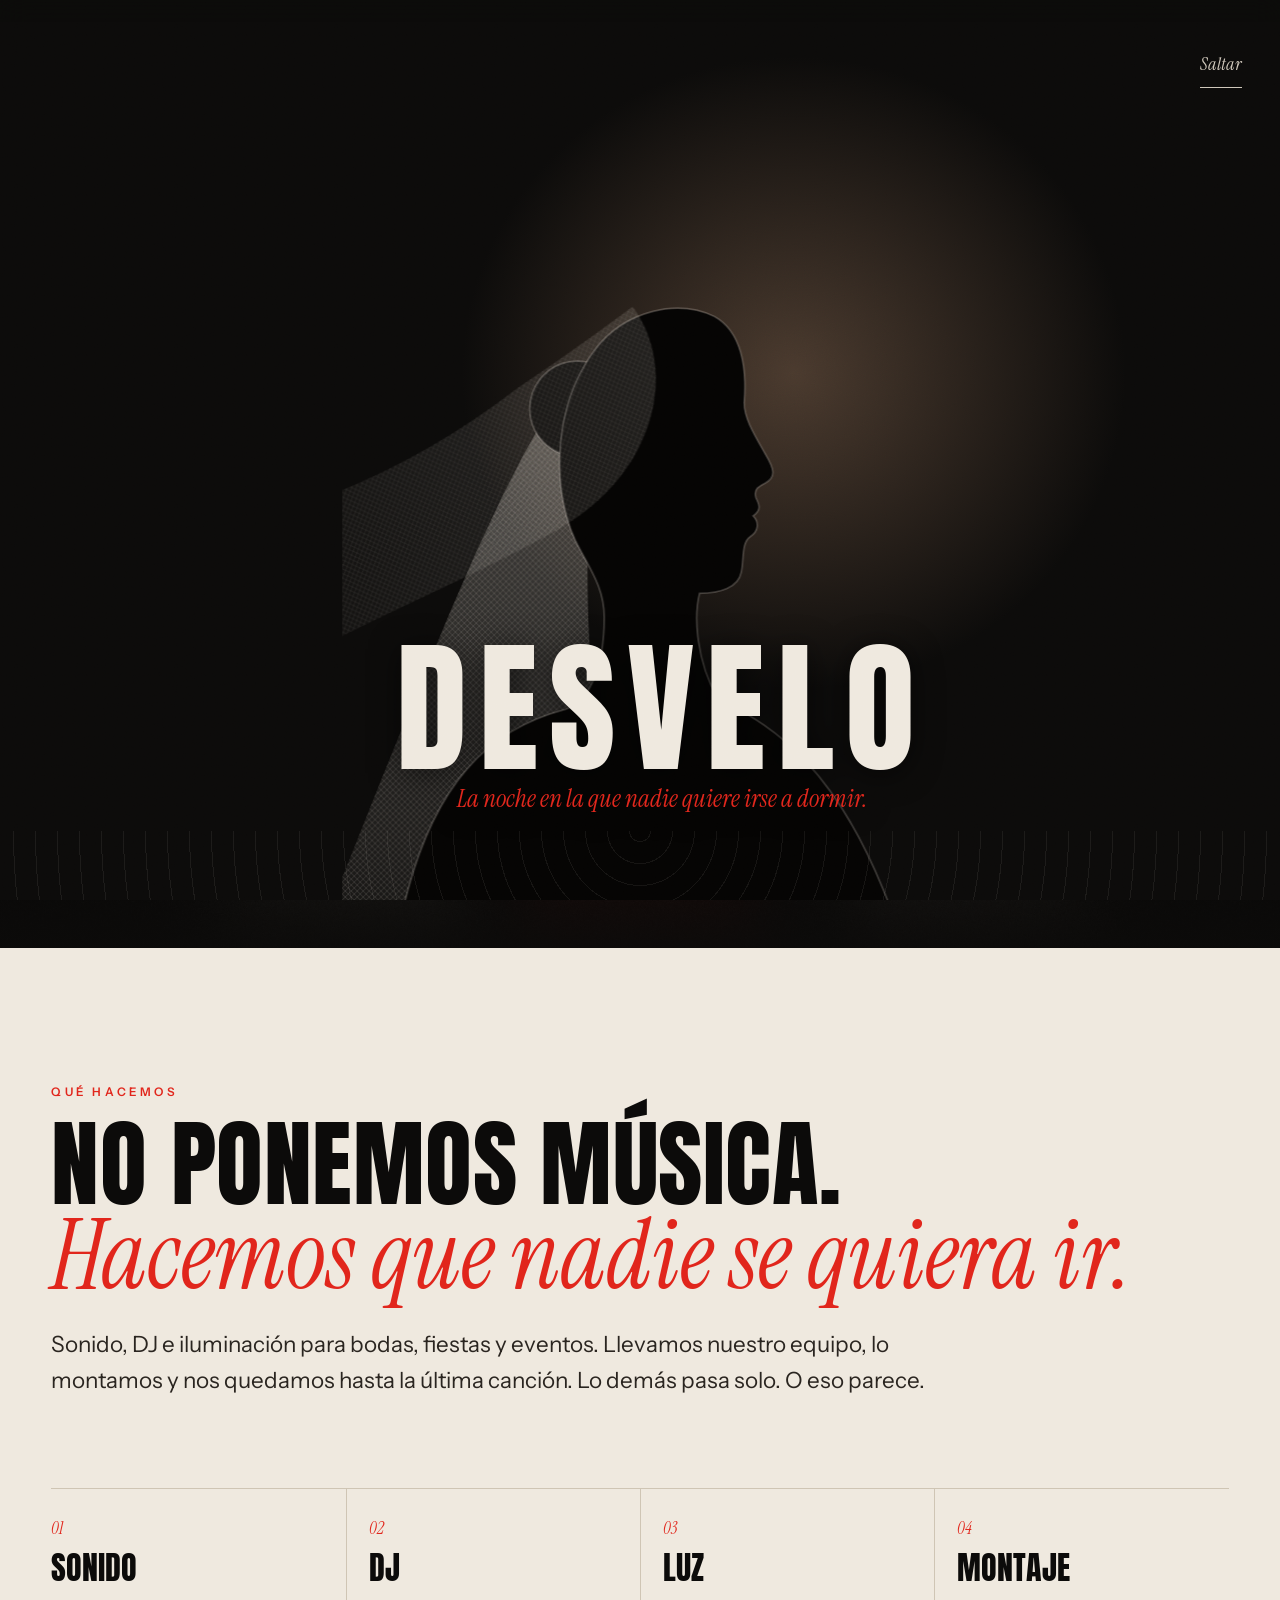
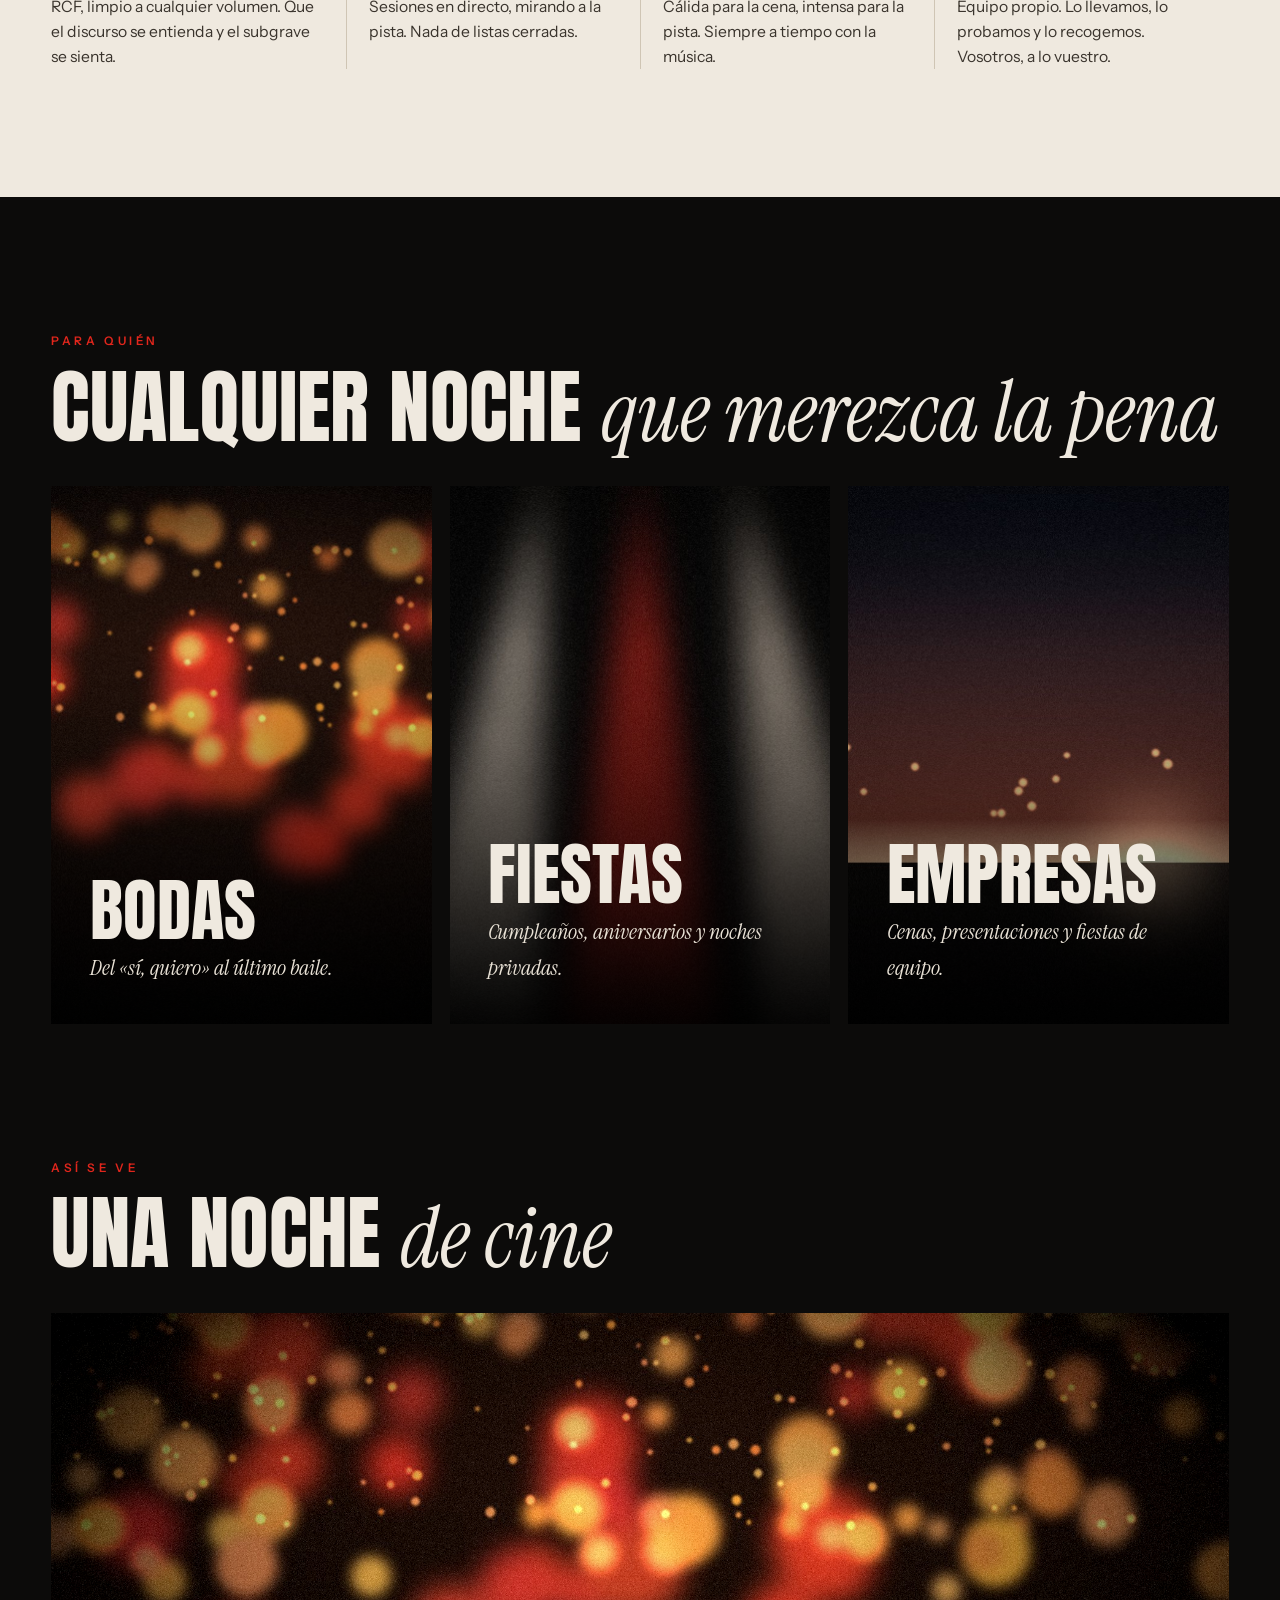
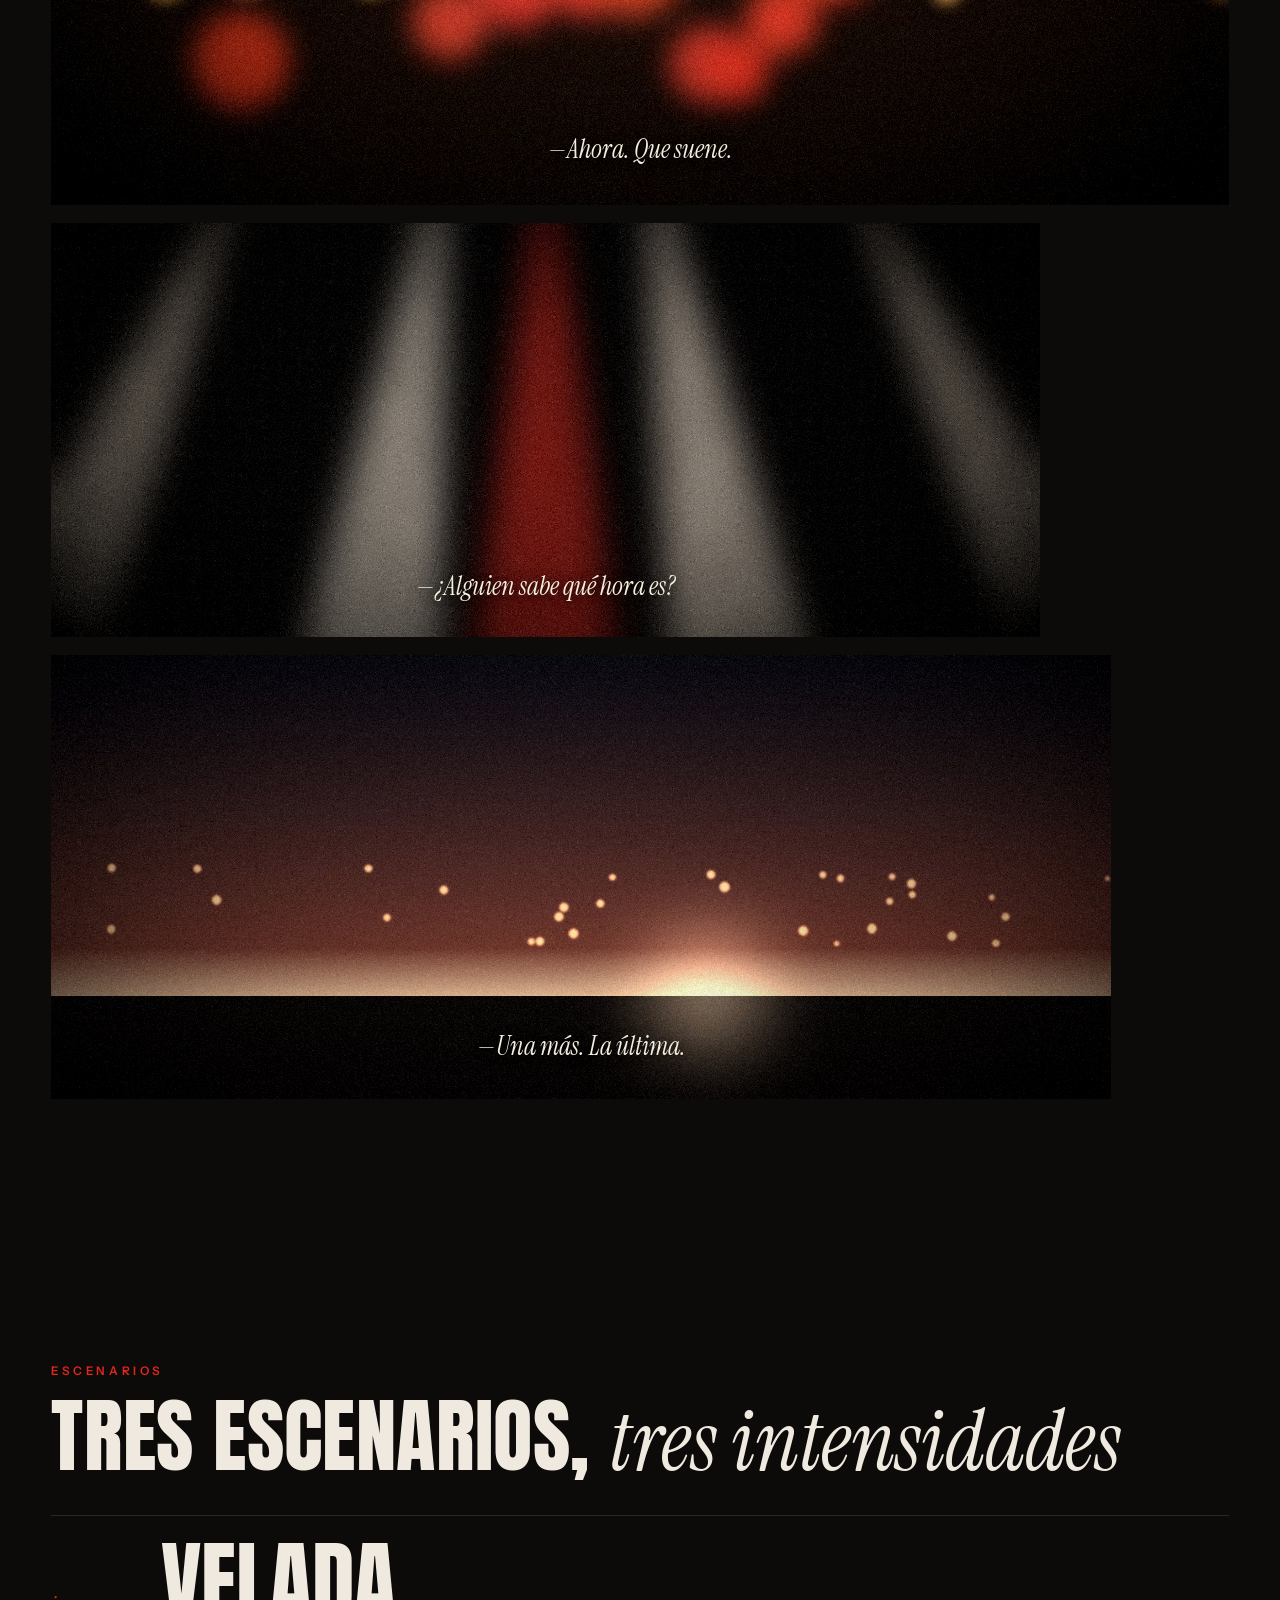
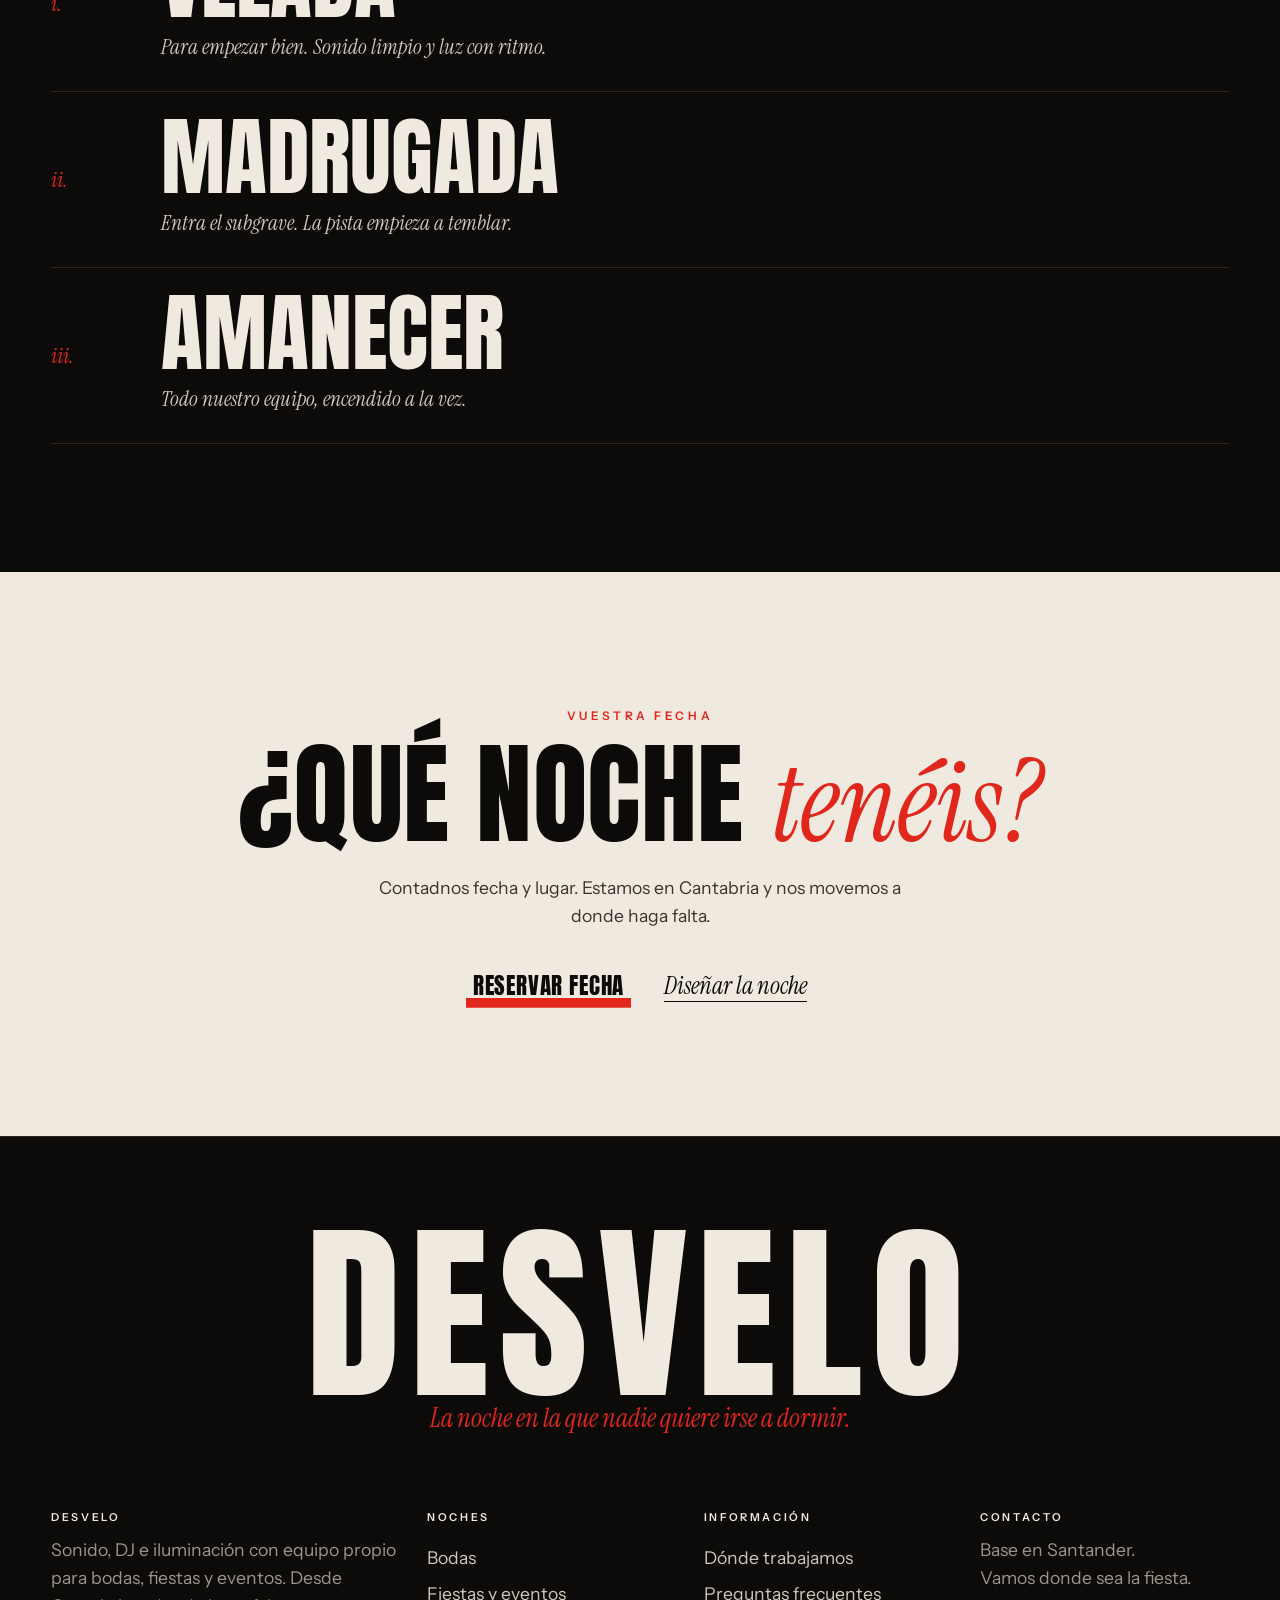
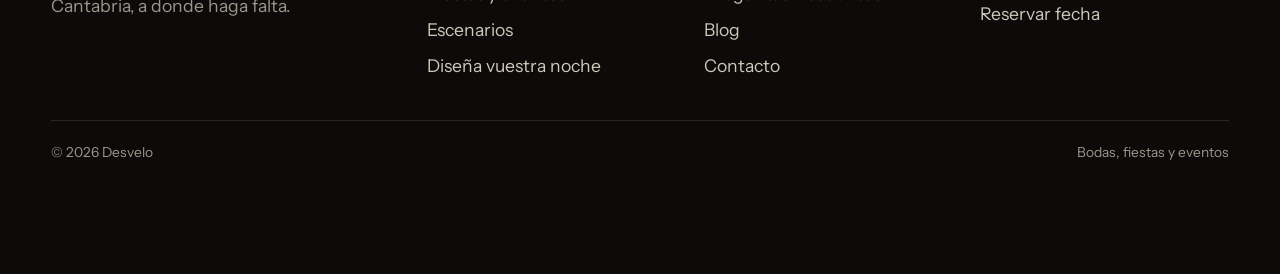
<file: index.html>
<!DOCTYPE html>
<html lang="es-ES">
<head>
<meta charset="utf-8">
<meta name="viewport" content="width=device-width, initial-scale=1">
<title>Desvelo · Sonido, DJ e iluminación para bodas, fiestas y eventos</title>
<meta name="description" content="Bodas, fiestas y eventos. Sonido, DJ e iluminación con equipo propio, montado por nosotros. Base en Cantabria y nos movemos donde haga falta.">
<meta name="robots" content="index,follow">
<link rel="canonical" href="https://desvelo.es/">
<meta name="theme-color" content="#0C0B0A">
<meta name="geo.region" content="ES-S">
<meta name="geo.placename" content="Santander, Cantabria">
<meta property="og:locale" content="es_ES">
<meta property="og:site_name" content="Desvelo">
<meta property="og:title" content="Desvelo · Sonido, DJ e iluminación para bodas, fiestas y eventos">
<meta property="og:description" content="Bodas, fiestas y eventos. Sonido, DJ e iluminación con equipo propio, montado por nosotros. Base en Cantabria y nos movemos donde haga falta.">
<meta property="og:type" content="website">
<meta property="og:url" content="https://desvelo.es/">
<meta property="og:image" content="https://desvelo.es/img/og.jpg">
<meta property="og:image:width" content="1200">
<meta property="og:image:height" content="630">
<meta name="twitter:card" content="summary_large_image">
<link rel="icon" href="data:image/svg+xml,%3Csvg xmlns='http://www.w3.org/2000/svg' viewBox='0 0 100 100'%3E%3Crect width='100' height='100' fill='%230C0B0A'/%3E%3Cpath d='M28 18h22c19 0 30 13 30 32S69 82 50 82H28zM42 30v40h7c11 0 17-8 17-20s-6-20-17-20z' fill='%23E1261C' fill-rule='evenodd'/%3E%3C/svg%3E">
<link rel="preconnect" href="https://fonts.googleapis.com">
<link rel="preconnect" href="https://fonts.gstatic.com" crossorigin>
<link href="https://fonts.googleapis.com/css2?family=Anton&family=Instrument+Sans:wght@400;500;600;700&family=Instrument+Serif:ital@0;1&display=swap" rel="stylesheet">
<link rel="stylesheet" href="/css/site.css">
<script type="application/ld+json">{"@context": "https://schema.org", "@type": "LocalBusiness", "@id": "https://desvelo.es/#negocio", "name": "Desvelo", "slogan": "La noche en la que nadie quiere irse a dormir.", "description": "Sonido, DJ e iluminación con equipo propio para bodas, fiestas y eventos en Cantabria.", "url": "https://desvelo.es/", "logo": "https://desvelo.es/img/logo.png", "image": "https://desvelo.es/img/og.jpg", "address": {"@type": "PostalAddress", "addressLocality": "Santander", "addressRegion": "Cantabria", "addressCountry": "ES"}, "areaServed": {"@type": "AdministrativeArea", "name": "Cantabria"}, "knowsAbout": ["DJ para bodas", "Sonido para eventos", "Iluminación para eventos", "Escenarios para fiestas"]}</script>
</head>
<body data-page="inicio" data-base="/" data-idx="">
<a class="skip" href="#main">Saltar al contenido</a>

<header class="site">
  <div class="wrap nav">
    <a class="logo" href="/" aria-label="Desvelo, inicio">DESVELO</a>
    <nav class="tabs" aria-label="Páginas">
      <a href="/" data-nav="inicio" class="hide-xs">Inicio</a>
      <a href="/bodas/" data-nav="bodas">Bodas</a>
      <a href="/escenarios/" data-nav="catalogo">Escenarios</a>
      <a href="/tu-noche/" data-nav="monta">Tu noche</a>
      <a href="/contacto/" data-nav="contacto">Contacto</a>
    </nav>
  </div>
</header>

<main id="main">
<div class="intro" id="intro" aria-hidden="true">
  <svg class="bride" viewBox="0 0 400 520" role="presentation">
    <defs>
      <pattern id="tul" width="4" height="4" patternUnits="userSpaceOnUse"><path d="M0 0L4 4M4 0L0 4" stroke="#EFE9DF" stroke-opacity=".4" stroke-width=".35"/></pattern>
      <linearGradient id="fadeveil" x1="0" y1="0" x2="0" y2="1"><stop offset="0" stop-color="#EFE9DF" stop-opacity=".26"/><stop offset="1" stop-color="#EFE9DF" stop-opacity=".05"/></linearGradient>
    </defs>
    <g class="backveil">
      <path d="M156 168C112 220 58 360 -10 530H196C166 430 160 310 168 232Z" fill="url(#fadeveil)"/>
      <path d="M156 168C112 220 58 360 -10 530H196C166 430 160 310 168 232Z" fill="url(#tul)" opacity=".7"/>
    </g>
    <g class="body" fill="#050403" stroke="#EFE9DF" stroke-opacity=".22" stroke-width="1.2">
      <circle cx="158" cy="190" r="32"/>
      <path d="M40 530C60 440 100 405 150 392C168 386 176 360 176 330C176 312 168 300 160 285C140 250 140 190 170 150C190 124 225 116 250 128C268 138 272 162 270 186C270 196 276 206 284 220C290 230 292 236 284 240C280 242 276 244 278 250C280 254 282 258 276 262C280 266 280 272 274 276C268 280 270 292 268 300C266 310 254 314 240 314C236 330 238 360 252 384C280 400 330 420 370 530Z"/>
    </g>
    <circle cx="282" cy="232" r="1.2" fill="#EFE9DF" opacity=".0"/>
    <g class="blusher">
      <path d="M192 122C242 108 302 150 312 230C320 300 320 360 326 420C292 432 252 422 232 402C236 340 230 280 214 220C206 180 199 150 192 122Z" fill="url(#fadeveil)"/>
      <path d="M192 122C242 108 302 150 312 230C320 300 320 360 326 420C292 432 252 422 232 402C236 340 230 280 214 220C206 180 199 150 192 122Z" fill="url(#tul)"/>
      <path d="M326 420C292 432 252 422 232 402" fill="none" stroke="#EFE9DF" stroke-opacity=".6" stroke-dasharray="1 3"/>
    </g>
  </svg>
  <p class="intro-word">DESVELO<span>La noche en la que nadie quiere irse a dormir.</span></p>
  <button type="button" class="intro-skip" id="intro-skip">Saltar</button>
</div>

<section class="hero" id="hero" aria-labelledby="h-hero">
  <img class="hero-img" src="/img/escena-humo.jpg" alt="" width="1920" height="1080" fetchpriority="high">
  <div class="wrap hero-txt">
    <span class="kicker">Sonido · DJ · Luz</span>
    <h1 id="h-hero">La noche en la que <span class="it">nadie</span> quiere irse a dormir.</h1>
    <p class="lead">Bodas, fiestas y eventos. Sonido, DJ e iluminación con equipo propio, montado por nosotros.</p>
    <div class="ctas"><a class="btn btn-red" href="/contacto/">Reservar fecha</a><a class="btn btn-line" href="/tu-noche/">Diseña tu noche</a></div>
    <div class="hero-meta"><span>Equipo propio</span><span>Montaje incluido</span><span>Base en Cantabria, vamos donde sea</span></div>
  </div>
</section>

<section class="ivory manif" aria-labelledby="h-manif">
  <div class="wrap">
    <span class="kicker">Qué hacemos</span>
    <h2 id="h-manif" style="margin-top:18px">No ponemos música.<br><span class="it">Hacemos que nadie se quiera ir.</span></h2>
    <p class="lead" style="margin-top:28px">Sonido, DJ e iluminación para bodas, fiestas y eventos. Llevamos nuestro equipo, lo montamos y nos quedamos hasta la última canción. Lo demás pasa solo. O eso parece.</p>
    <div class="pillars">
      <div><small>01</small><b>Sonido</b><p>RCF, limpio a cualquier volumen. Que el discurso se entienda y el subgrave se sienta.</p></div>
      <div><small>02</small><b>DJ</b><p>Sesiones en directo, mirando a la pista. Nada de listas cerradas.</p></div>
      <div><small>03</small><b>Luz</b><p>Cálida para la cena, intensa para la pista. Siempre a tiempo con la música.</p></div>
      <div><small>04</small><b>Montaje</b><p>Equipo propio. Lo llevamos, lo probamos y lo recogemos. Vosotros, a lo vuestro.</p></div>
    </div>
  </div>
</section>

<section aria-labelledby="h-for">
  <div class="wrap">
    <span class="kicker">Para quién</span>
    <h2 class="big" id="h-for">Cualquier noche <span class="it">que merezca la pena</span></h2>
    <div class="split three">
      <a class="tile" href="/bodas/"><img src="/img/escena-luces.jpg" alt="" width="1920" height="1080" loading="lazy"><b>Bodas</b><span>Del «sí, quiero» al último baile.</span></a>
      <a class="tile" href="/fiestas-y-eventos/"><img src="/img/escena-humo.jpg" alt="" width="1920" height="1080" loading="lazy"><b>Fiestas</b><span>Cumpleaños, aniversarios y noches privadas.</span></a>
      <a class="tile" href="/fiestas-y-eventos/"><img src="/img/escena-amanecer.jpg" alt="" width="1920" height="1080" loading="lazy"><b>Empresas</b><span>Cenas, presentaciones y fiestas de equipo.</span></a>
    </div>
  </div>
</section>

<section aria-labelledby="h-reel" style="padding-top:0">
  <div class="wrap">
    <span class="kicker">Así se ve</span>
    <h2 class="big" id="h-reel">Una noche <span class="it">de cine</span></h2>
    <div class="reel">
      <figure class="film" style="margin:0"><span class="tc">20:04:12</span><img src="/img/escena-luces.jpg" alt="Luces cálidas desenfocadas sobre la pista" width="1920" height="1080" loading="lazy"><figcaption>—Ahora. Que suene.</figcaption></figure>
      <figure class="film" style="margin:0"><span class="tc">23:41:08</span><img src="/img/escena-humo.jpg" alt="Haces de luz blanca y roja atravesando el humo" width="1920" height="1080" loading="lazy"><figcaption>—¿Alguien sabe qué hora es?</figcaption></figure>
      <figure class="film" style="margin:0"><span class="tc">01:52:30</span><img src="/img/escena-amanecer.jpg" alt="Últimas luces al final de la fiesta" width="1920" height="1080" loading="lazy"><figcaption>—Una más. La última.</figcaption></figure>
    </div>
  </div>
</section>

<section aria-labelledby="h-acts">
  <div class="wrap">
    <span class="kicker">Escenarios</span>
    <h2 class="big" id="h-acts">Tres escenarios, <span class="it">tres intensidades</span></h2>
    <div class="acts">
      <a class="act" href="/escenarios/" style="--bg:url(/img/escena-luces.jpg)"><span class="n">i.</span><span><b>Velada</b><span class="d">Para empezar bien. Sonido limpio y luz con ritmo.</span></span></a>
      <a class="act" href="/escenarios/" style="--bg:url(/img/escena-humo.jpg)"><span class="n">ii.</span><span><b>Madrugada</b><span class="d">Entra el subgrave. La pista empieza a temblar.</span></span></a>
      <a class="act" href="/escenarios/" style="--bg:url(/img/escena-amanecer.jpg)"><span class="n">iii.</span><span><b>Amanecer</b><span class="d">Todo nuestro equipo, encendido a la vez.</span></span></a>
    </div>
  </div>
</section>

<section class="ivory cta-final" aria-labelledby="h-cta">
  <div class="wrap">
    <span class="kicker">Vuestra fecha</span>
    <h2 id="h-cta" style="margin-top:18px">¿Qué noche <span class="it">tenéis?</span></h2>
    <p>Contadnos fecha y lugar. Estamos en Cantabria y nos movemos a donde haga falta.</p>
    <div class="ctas"><a class="btn btn-red" href="/contacto/">Reservar fecha</a><a class="btn btn-line" href="/tu-noche/">Diseñar la noche</a></div>
  </div>
</section>

</main>

<footer class="site">
  <div class="wrap">
    <p class="foot-word" aria-hidden="true">DESVELO<span>La noche en la que nadie quiere irse a dormir.</span></p>
  </div>
  <div class="wrap foot2">
    <div><h2>Desvelo</h2><p>Sonido, DJ e iluminación con equipo propio para bodas, fiestas y eventos. Desde Cantabria, a donde haga falta.</p></div>
    <nav aria-label="Servicios"><h2>Noches</h2><a href="/bodas/">Bodas</a><a href="/fiestas-y-eventos/">Fiestas y eventos</a><a href="/escenarios/">Escenarios</a><a href="/tu-noche/">Diseña vuestra noche</a></nav>
    <nav aria-label="Información"><h2>Información</h2><a href="/dj-eventos-cantabria/">Dónde trabajamos</a><a href="/preguntas-frecuentes/">Preguntas frecuentes</a><a href="/blog/">Blog</a><a href="/contacto/">Contacto</a></nav>
    <div><h2>Contacto</h2><p>Base en Santander.<br>Vamos donde sea la fiesta.</p><p style="margin-top:8px"><a href="/contacto/">Reservar fecha</a></p></div>
  </div>
  <div class="wrap legal"><span>© <span class="year">2026</span> Desvelo</span><span>Bodas, fiestas y eventos</span></div>
</footer>

<div class="fab"><a class="seal" href="/contacto/" aria-label="Reservar fecha"><svg viewBox="0 0 104 104" aria-hidden="true"><defs><path id="sealc" d="M52 52m-38 0a38 38 0 1 1 76 0a38 38 0 1 1-76 0"/></defs><text textLength="236" lengthAdjust="spacing"><textPath href="#sealc" textLength="236">Reservar fecha · Reservar fecha ·</textPath></text></svg><b aria-hidden="true">D</b></a></div>
<script src="/js/site.js"></script>
</body>
</html>
</file>
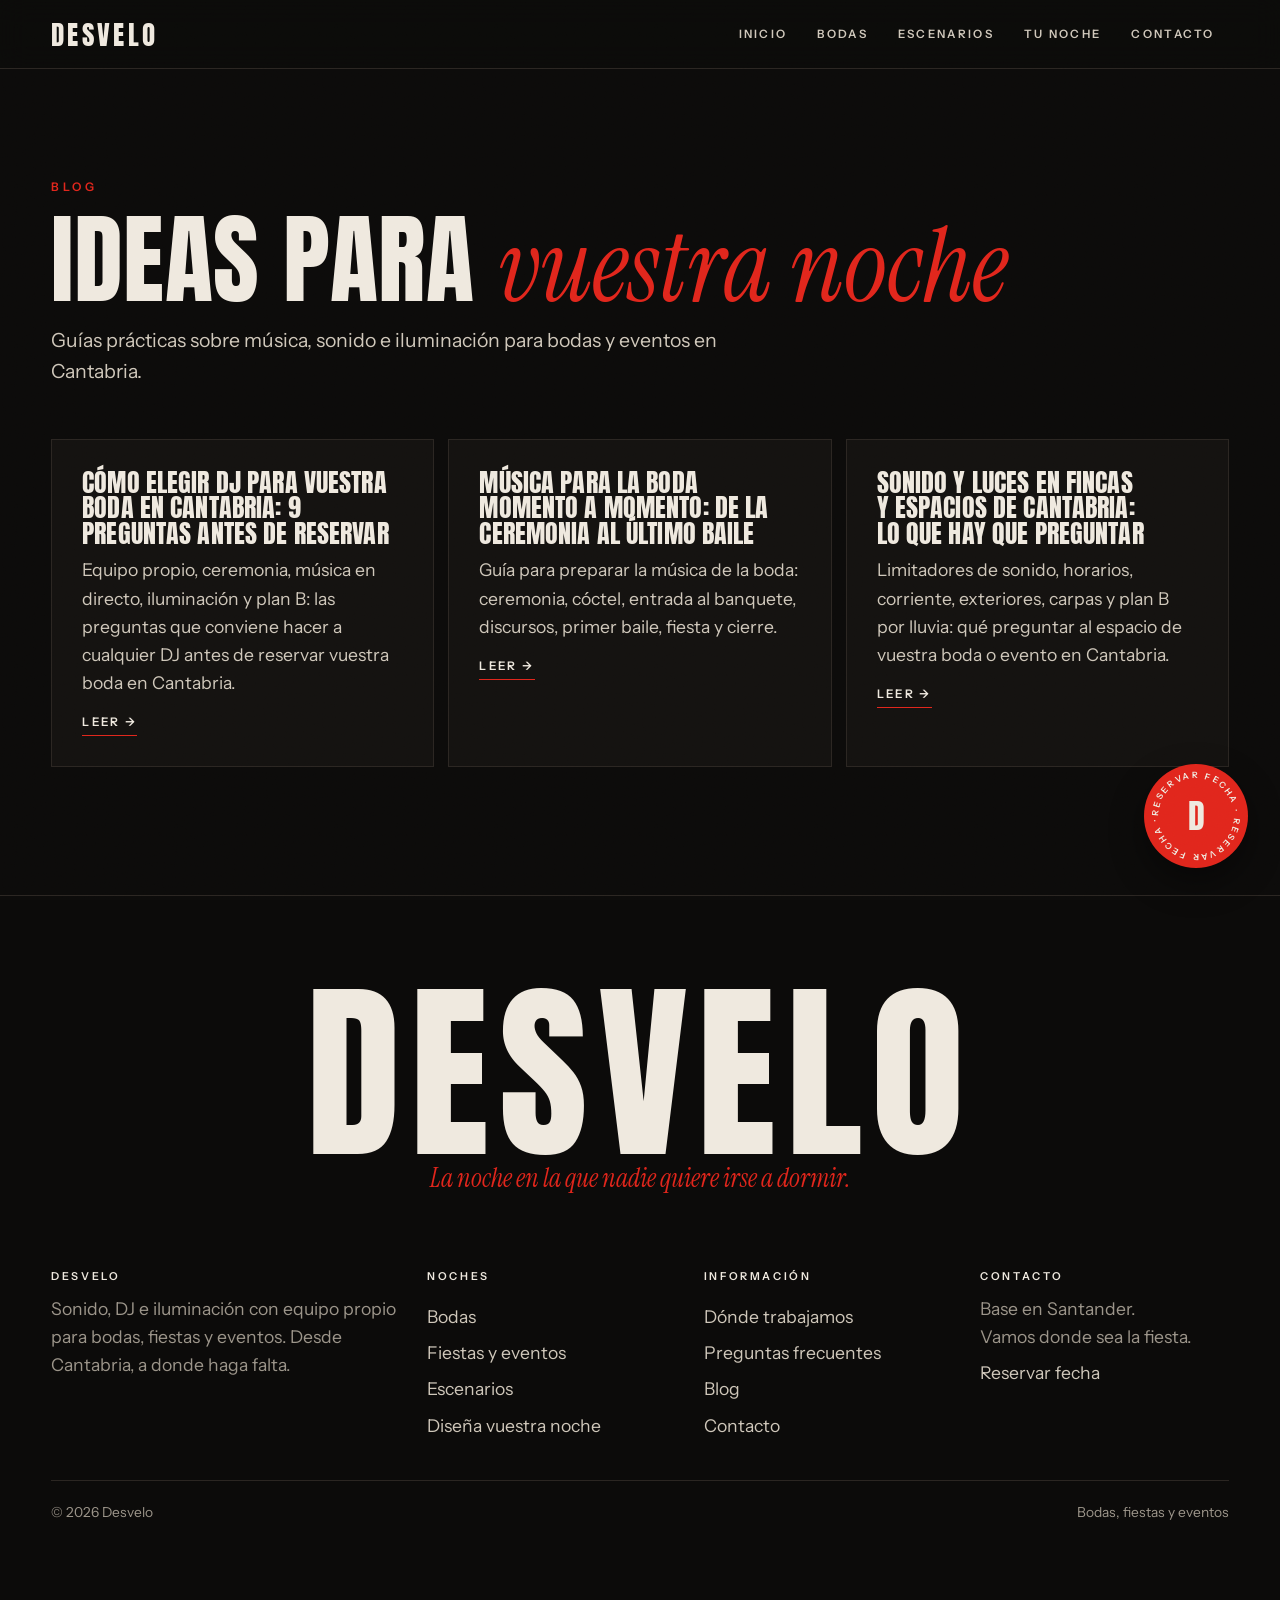
<file: blog/index.html>
<!DOCTYPE html>
<html lang="es-ES">
<head>
<meta charset="utf-8">
<meta name="viewport" content="width=device-width, initial-scale=1">
<title>Blog: guías de música y sonido para bodas y fiestas | Desvelo</title>
<meta name="description" content="Guías prácticas para preparar la música, el sonido y la iluminación de vuestra boda o fiesta en Cantabria.">
<meta name="robots" content="index,follow">
<link rel="canonical" href="https://desvelo.es/blog/">
<meta name="theme-color" content="#0C0B0A">
<meta name="geo.region" content="ES-S">
<meta name="geo.placename" content="Santander, Cantabria">
<meta property="og:locale" content="es_ES">
<meta property="og:site_name" content="Desvelo">
<meta property="og:title" content="Blog: guías de música y sonido para bodas y fiestas | Desvelo">
<meta property="og:description" content="Guías prácticas para preparar la música, el sonido y la iluminación de vuestra boda o fiesta en Cantabria.">
<meta property="og:type" content="website">
<meta property="og:url" content="https://desvelo.es/blog/">
<meta property="og:image" content="https://desvelo.es/img/og.jpg">
<meta property="og:image:width" content="1200">
<meta property="og:image:height" content="630">
<meta name="twitter:card" content="summary_large_image">
<link rel="icon" href="data:image/svg+xml,%3Csvg xmlns='http://www.w3.org/2000/svg' viewBox='0 0 100 100'%3E%3Crect width='100' height='100' fill='%230C0B0A'/%3E%3Cpath d='M28 18h22c19 0 30 13 30 32S69 82 50 82H28zM42 30v40h7c11 0 17-8 17-20s-6-20-17-20z' fill='%23E1261C' fill-rule='evenodd'/%3E%3C/svg%3E">
<link rel="preconnect" href="https://fonts.googleapis.com">
<link rel="preconnect" href="https://fonts.gstatic.com" crossorigin>
<link href="https://fonts.googleapis.com/css2?family=Anton&family=Instrument+Sans:wght@400;500;600;700&family=Instrument+Serif:ital@0;1&display=swap" rel="stylesheet">
<link rel="stylesheet" href="/css/site.css">
<script type="application/ld+json">{"@context": "https://schema.org", "@type": "LocalBusiness", "@id": "https://desvelo.es/#negocio", "name": "Desvelo", "slogan": "La noche en la que nadie quiere irse a dormir.", "description": "Sonido, DJ e iluminación con equipo propio para bodas, fiestas y eventos en Cantabria.", "url": "https://desvelo.es/", "logo": "https://desvelo.es/img/logo.png", "image": "https://desvelo.es/img/og.jpg", "address": {"@type": "PostalAddress", "addressLocality": "Santander", "addressRegion": "Cantabria", "addressCountry": "ES"}, "areaServed": {"@type": "AdministrativeArea", "name": "Cantabria"}, "knowsAbout": ["DJ para bodas", "Sonido para eventos", "Iluminación para eventos", "Escenarios para fiestas"]}</script>
<script type="application/ld+json">{"@context": "https://schema.org", "@type": "BreadcrumbList", "itemListElement": [{"@type": "ListItem", "position": 1, "name": "Inicio", "item": "https://desvelo.es/"}, {"@type": "ListItem", "position": 2, "name": "Blog", "item": "https://desvelo.es/blog/"}]}</script>
</head>
<body data-page="blog" data-base="/" data-idx="">
<a class="skip" href="#main">Saltar al contenido</a>

<header class="site">
  <div class="wrap nav">
    <a class="logo" href="/" aria-label="Desvelo, inicio">DESVELO</a>
    <nav class="tabs" aria-label="Páginas">
      <a href="/" data-nav="inicio" class="hide-xs">Inicio</a>
      <a href="/bodas/" data-nav="bodas">Bodas</a>
      <a href="/escenarios/" data-nav="catalogo">Escenarios</a>
      <a href="/tu-noche/" data-nav="monta">Tu noche</a>
      <a href="/contacto/" data-nav="contacto">Contacto</a>
    </nav>
  </div>
</header>

<main id="main">
<section class="page-head">
  <div class="wrap">
    <span class="kicker">Blog</span>
    <h1>Ideas para <span class="it">vuestra noche</span></h1>
    <p class="lead">Guías prácticas sobre música, sonido e iluminación para bodas y eventos en Cantabria.</p>
  </div>
</section>
<section style="padding-top:0"><div class="wrap posts">
<article class="card post"><h2><a href="/blog/como-elegir-dj-boda-cantabria/">Cómo elegir DJ para vuestra boda en Cantabria: 9 preguntas antes de reservar</a></h2><p>Equipo propio, ceremonia, música en directo, iluminación y plan B: las preguntas que conviene hacer a cualquier DJ antes de reservar vuestra boda en Cantabria.</p><a class="more" href="/blog/como-elegir-dj-boda-cantabria/">Leer →</a></article>
<article class="card post"><h2><a href="/blog/musica-boda-momento-a-momento/">Música para la boda momento a momento: de la ceremonia al último baile</a></h2><p>Guía para preparar la música de la boda: ceremonia, cóctel, entrada al banquete, discursos, primer baile, fiesta y cierre.</p><a class="more" href="/blog/musica-boda-momento-a-momento/">Leer →</a></article>
<article class="card post"><h2><a href="/blog/sonido-luces-fincas-cantabria/">Sonido y luces en fincas y espacios de Cantabria: lo que hay que preguntar</a></h2><p>Limitadores de sonido, horarios, corriente, exteriores, carpas y plan B por lluvia: qué preguntar al espacio de vuestra boda o evento en Cantabria.</p><a class="more" href="/blog/sonido-luces-fincas-cantabria/">Leer →</a></article>
</div></section>
</main>

<footer class="site">
  <div class="wrap">
    <p class="foot-word" aria-hidden="true">DESVELO<span>La noche en la que nadie quiere irse a dormir.</span></p>
  </div>
  <div class="wrap foot2">
    <div><h2>Desvelo</h2><p>Sonido, DJ e iluminación con equipo propio para bodas, fiestas y eventos. Desde Cantabria, a donde haga falta.</p></div>
    <nav aria-label="Servicios"><h2>Noches</h2><a href="/bodas/">Bodas</a><a href="/fiestas-y-eventos/">Fiestas y eventos</a><a href="/escenarios/">Escenarios</a><a href="/tu-noche/">Diseña vuestra noche</a></nav>
    <nav aria-label="Información"><h2>Información</h2><a href="/dj-eventos-cantabria/">Dónde trabajamos</a><a href="/preguntas-frecuentes/">Preguntas frecuentes</a><a href="/blog/">Blog</a><a href="/contacto/">Contacto</a></nav>
    <div><h2>Contacto</h2><p>Base en Santander.<br>Vamos donde sea la fiesta.</p><p style="margin-top:8px"><a href="/contacto/">Reservar fecha</a></p></div>
  </div>
  <div class="wrap legal"><span>© <span class="year">2026</span> Desvelo</span><span>Bodas, fiestas y eventos</span></div>
</footer>

<div class="fab"><a class="seal" href="/contacto/" aria-label="Reservar fecha"><svg viewBox="0 0 104 104" aria-hidden="true"><defs><path id="sealc" d="M52 52m-38 0a38 38 0 1 1 76 0a38 38 0 1 1-76 0"/></defs><text textLength="236" lengthAdjust="spacing"><textPath href="#sealc" textLength="236">Reservar fecha · Reservar fecha ·</textPath></text></svg><b aria-hidden="true">D</b></a></div>
<script src="/js/site.js"></script>
</body>
</html>
</file>
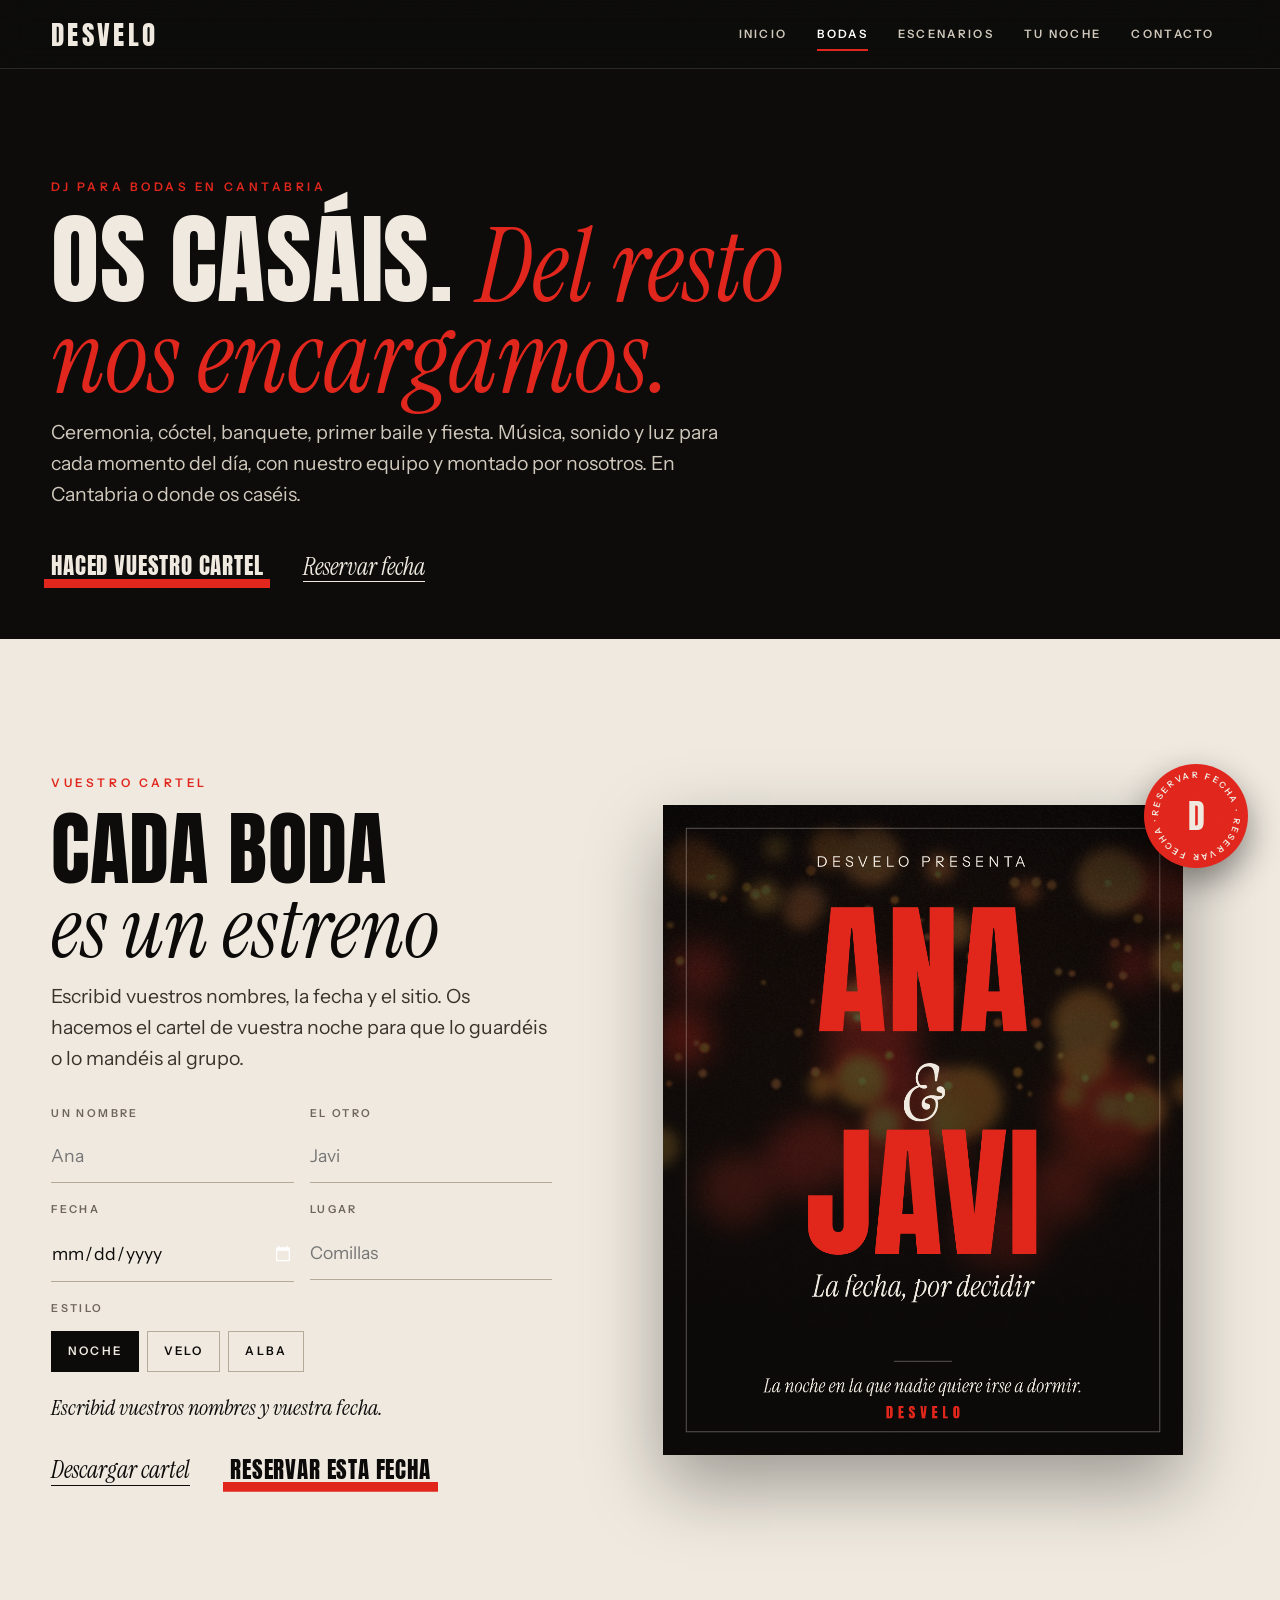
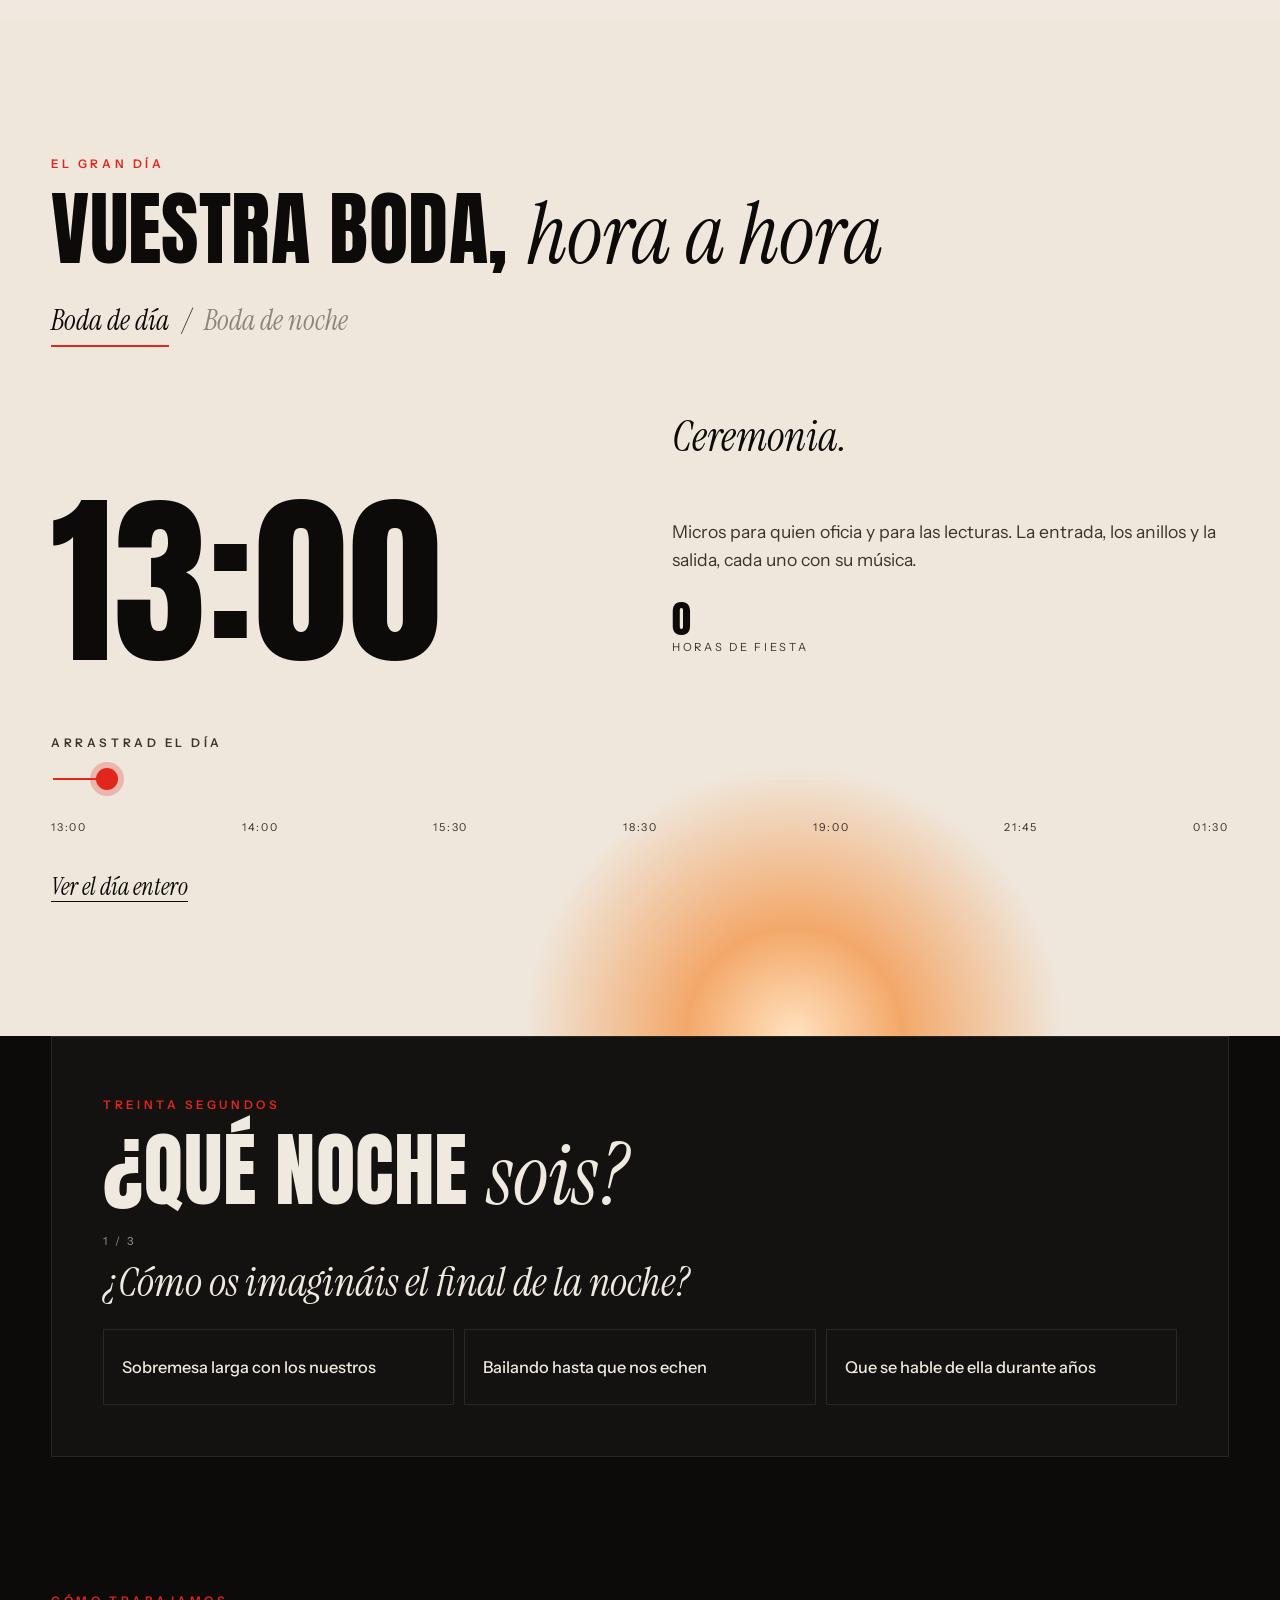
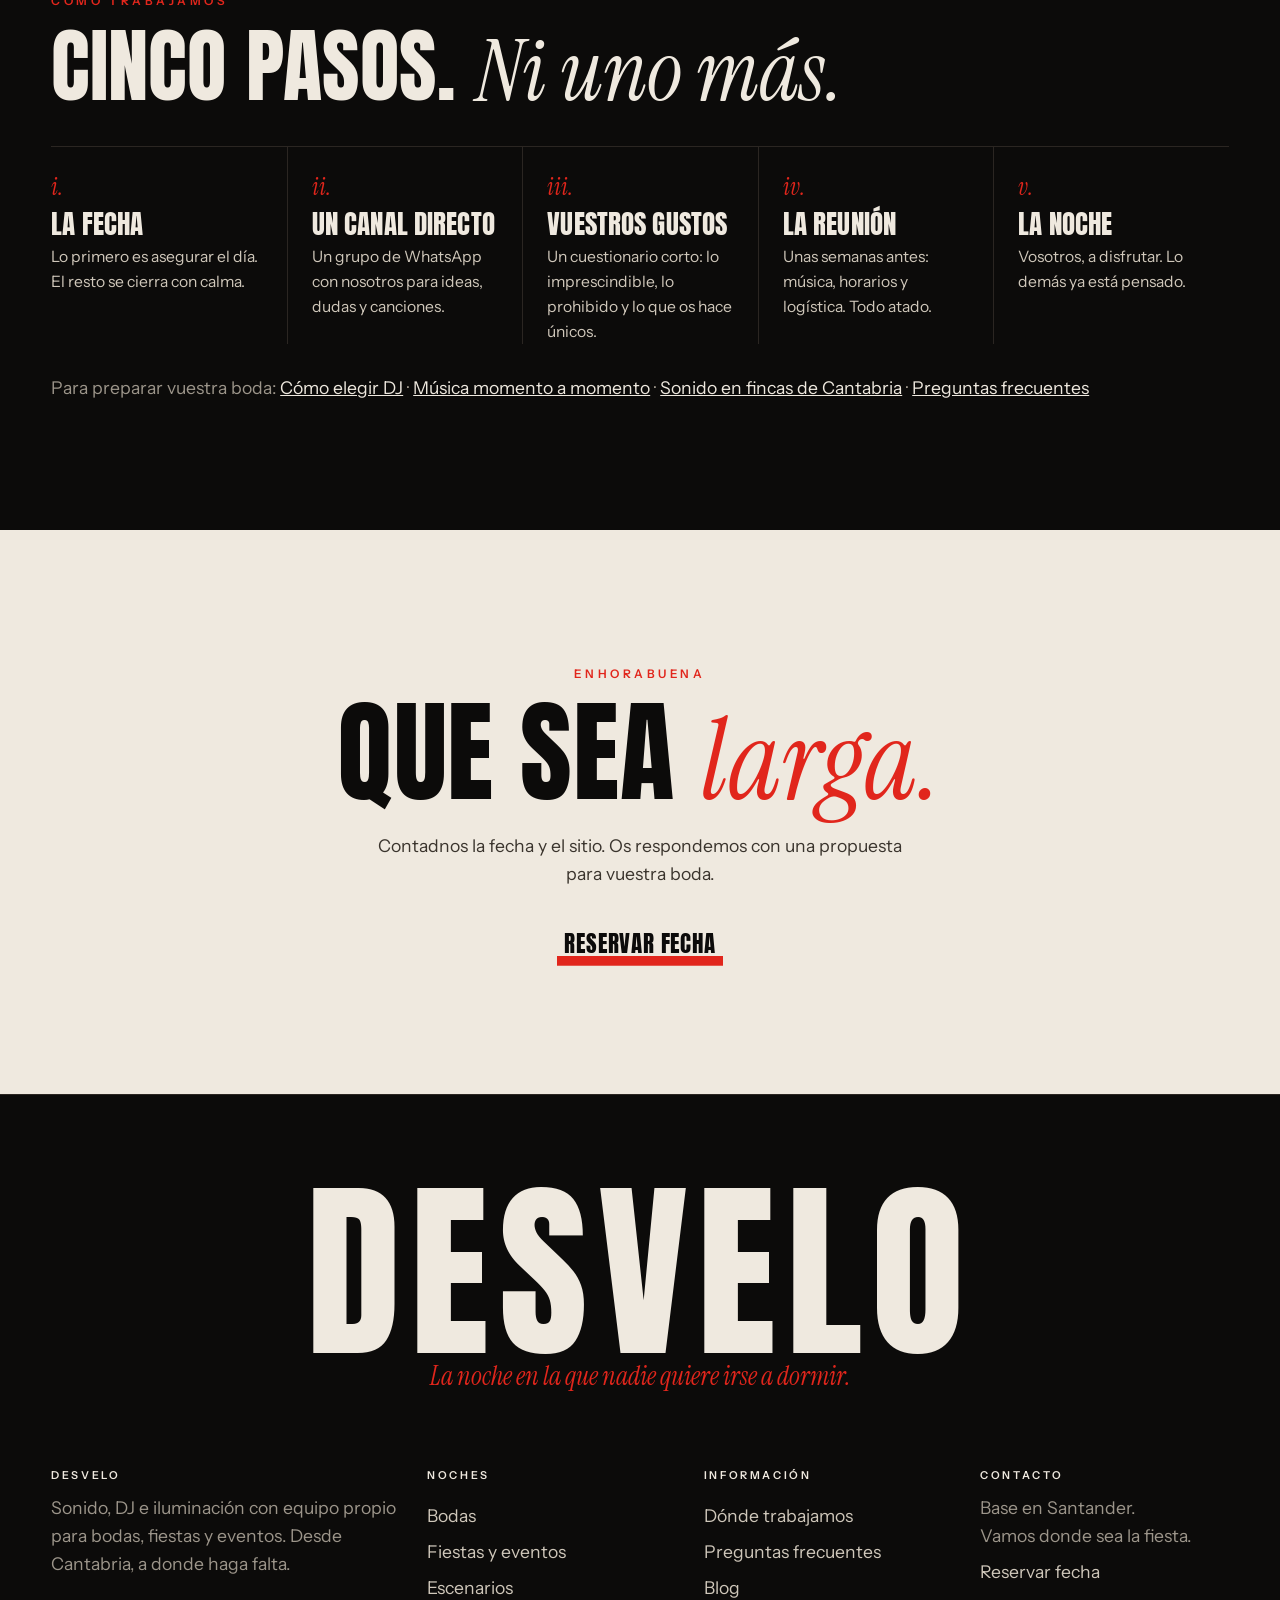
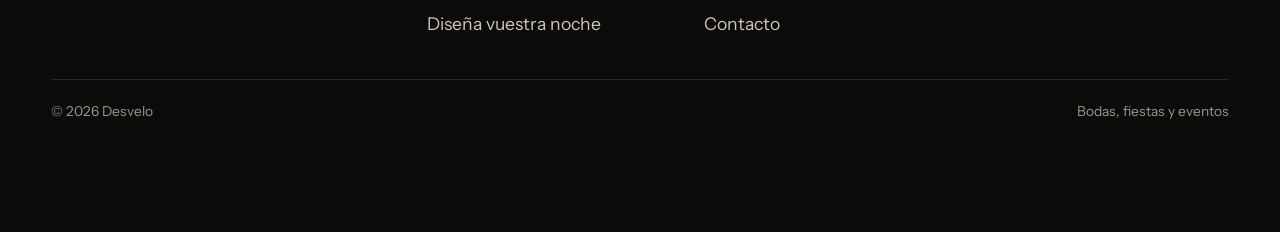
<file: bodas/index.html>
<!DOCTYPE html>
<html lang="es-ES">
<head>
<meta charset="utf-8">
<meta name="viewport" content="width=device-width, initial-scale=1">
<title>DJ para bodas en Cantabria: música, sonido y luz | Desvelo</title>
<meta name="description" content="DJ para bodas en Santander y toda Cantabria: ceremonia, cóctel, primer baile y fiesta, con sonido, iluminación y equipo propio. Haced vuestro cartel y reservad fecha.">
<meta name="robots" content="index,follow">
<link rel="canonical" href="https://desvelo.es/bodas/">
<meta name="theme-color" content="#0C0B0A">
<meta name="geo.region" content="ES-S">
<meta name="geo.placename" content="Santander, Cantabria">
<meta property="og:locale" content="es_ES">
<meta property="og:site_name" content="Desvelo">
<meta property="og:title" content="DJ para bodas en Cantabria: música, sonido y luz | Desvelo">
<meta property="og:description" content="DJ para bodas en Santander y toda Cantabria: ceremonia, cóctel, primer baile y fiesta, con sonido, iluminación y equipo propio. Haced vuestro cartel y reservad fecha.">
<meta property="og:type" content="website">
<meta property="og:url" content="https://desvelo.es/bodas/">
<meta property="og:image" content="https://desvelo.es/img/og.jpg">
<meta property="og:image:width" content="1200">
<meta property="og:image:height" content="630">
<meta name="twitter:card" content="summary_large_image">
<link rel="icon" href="data:image/svg+xml,%3Csvg xmlns='http://www.w3.org/2000/svg' viewBox='0 0 100 100'%3E%3Crect width='100' height='100' fill='%230C0B0A'/%3E%3Cpath d='M28 18h22c19 0 30 13 30 32S69 82 50 82H28zM42 30v40h7c11 0 17-8 17-20s-6-20-17-20z' fill='%23E1261C' fill-rule='evenodd'/%3E%3C/svg%3E">
<link rel="preconnect" href="https://fonts.googleapis.com">
<link rel="preconnect" href="https://fonts.gstatic.com" crossorigin>
<link href="https://fonts.googleapis.com/css2?family=Anton&family=Instrument+Sans:wght@400;500;600;700&family=Instrument+Serif:ital@0;1&display=swap" rel="stylesheet">
<link rel="stylesheet" href="/css/site.css">
<script type="application/ld+json">{"@context": "https://schema.org", "@type": "LocalBusiness", "@id": "https://desvelo.es/#negocio", "name": "Desvelo", "slogan": "La noche en la que nadie quiere irse a dormir.", "description": "Sonido, DJ e iluminación con equipo propio para bodas, fiestas y eventos en Cantabria.", "url": "https://desvelo.es/", "logo": "https://desvelo.es/img/logo.png", "image": "https://desvelo.es/img/og.jpg", "address": {"@type": "PostalAddress", "addressLocality": "Santander", "addressRegion": "Cantabria", "addressCountry": "ES"}, "areaServed": {"@type": "AdministrativeArea", "name": "Cantabria"}, "knowsAbout": ["DJ para bodas", "Sonido para eventos", "Iluminación para eventos", "Escenarios para fiestas"]}</script>
<script type="application/ld+json">{"@context": "https://schema.org", "@type": "BreadcrumbList", "itemListElement": [{"@type": "ListItem", "position": 1, "name": "Inicio", "item": "https://desvelo.es/"}, {"@type": "ListItem", "position": 2, "name": "Bodas", "item": "https://desvelo.es/bodas/"}]}</script>
</head>
<body data-page="bodas" data-base="/" data-idx="">
<a class="skip" href="#main">Saltar al contenido</a>

<header class="site">
  <div class="wrap nav">
    <a class="logo" href="/" aria-label="Desvelo, inicio">DESVELO</a>
    <nav class="tabs" aria-label="Páginas">
      <a href="/" data-nav="inicio" class="hide-xs">Inicio</a>
      <a href="/bodas/" data-nav="bodas">Bodas</a>
      <a href="/escenarios/" data-nav="catalogo">Escenarios</a>
      <a href="/tu-noche/" data-nav="monta">Tu noche</a>
      <a href="/contacto/" data-nav="contacto">Contacto</a>
    </nav>
  </div>
</header>

<main id="main">
<section class="page-head" aria-labelledby="h-bodas">
  <div class="wrap">
    <span class="kicker">DJ para bodas en Cantabria</span>
    <h1 id="h-bodas">Os casáis. <span class="it">Del resto nos encargamos.</span></h1>
    <p class="lead">Ceremonia, cóctel, banquete, primer baile y fiesta. Música, sonido y luz para cada momento del día, con nuestro equipo y montado por nosotros. En Cantabria o donde os caséis.</p>
    <div class="ctas"><a class="btn btn-red" href="#cartel">Haced vuestro cartel</a><a class="btn btn-line" href="/contacto/" data-reserve>Reservar fecha</a></div>
  </div>
</section>

<section class="ivory" id="cartel" aria-labelledby="h-cartel">
  <div class="wrap poster-grid">
    <div>
      <span class="kicker">Vuestro cartel</span>
      <h2 class="big" id="h-cartel">Cada boda <span class="it">es un estreno</span></h2>
      <p class="lead">Escribid vuestros nombres, la fecha y el sitio. Os hacemos el cartel de vuestra noche para que lo guardéis o lo mandéis al grupo.</p>
      <div class="pform">
        <div class="row">
          <div class="field"><label for="w-a">Un nombre</label><input id="w-a" maxlength="14" placeholder="Ana" autocomplete="off"></div>
          <div class="field"><label for="w-b">El otro</label><input id="w-b" maxlength="14" placeholder="Javi" autocomplete="off"></div>
        </div>
        <div class="row">
          <div class="field"><label for="w-date">Fecha</label><input id="w-date" type="date"></div>
          <div class="field"><label for="w-place">Lugar</label><input id="w-place" maxlength="34" placeholder="Comillas" autocomplete="off"></div>
        </div>
        <div class="field"><label id="l-style">Estilo</label><div class="chips" id="w-style" role="group" aria-labelledby="l-style"><button type="button" data-s="noche" aria-pressed="true">Noche</button><button type="button" data-s="velo" aria-pressed="false">Velo</button><button type="button" data-s="alba" aria-pressed="false">Alba</button></div></div>
        <p class="w-count" id="w-count" aria-live="polite"></p>
        <div class="ctas" style="margin-top:4px"><button type="button" class="btn btn-line" id="w-dl">Descargar cartel</button><a class="btn btn-red" href="/contacto/" data-reserve>Reservar esta fecha</a></div>
      </div>
    </div>
    <div class="poster-box"><canvas id="poster" width="1080" height="1350" role="img" aria-label="Cartel de vuestra boda"></canvas></div>
  </div>
</section>

<section class="night" id="night" aria-labelledby="h-day">
  <div class="stars" aria-hidden="true"></div><div class="sun" aria-hidden="true"></div>
  <div class="wrap">
    <span class="kicker">El gran día</span>
    <h2 class="big" id="h-day">Vuestra boda, <span class="it">hora a hora</span></h2>
    <div class="daynight" role="group" aria-label="Tipo de boda"><button type="button" data-mode="dia" aria-pressed="true">Boda de día</button><span aria-hidden="true">/</span><button type="button" data-mode="noche" aria-pressed="false">Boda de noche</button></div>
    <div class="night-grid" style="margin-top:clamp(26px,4vw,50px)">
      <div><div class="clock" id="n-clock" aria-hidden="true">13:00</div></div>
      <div aria-live="polite">
        <p class="moment" id="n-moment"></p>
        <p class="sub" id="n-sub"></p>
        <div class="awake"><div><b id="n-hours">0</b><span>Horas de fiesta</span></div></div>
      </div>
    </div>
    <div class="scrub">
      <label for="n-range" class="kicker" style="color:var(--fg2,#CFC7BA)">Arrastrad el día</label>
      <input type="range" id="n-range" min="720" max="1560" step="5" value="780">
      <div class="ticks-h" id="n-ticks"></div>
      <div class="play"><button type="button" class="btn btn-line" id="n-play">Ver el día entero</button></div>
    </div>
  </div>
</section>

<section id="quiz-b" aria-labelledby="h-quiz" style="padding-top:0">
  <div class="wrap">
    <div class="quiz">
      <span class="kicker">Treinta segundos</span>
      <h2 class="big" id="h-quiz">¿Qué noche <span class="it">sois?</span></h2>
      <div id="quiz"></div>
    </div>
  </div>
</section>

<section aria-labelledby="h-promise" style="padding-top:0">
  <div class="wrap">
    <span class="kicker">Cómo trabajamos</span>
    <h2 class="big" id="h-promise">Cinco pasos. <span class="it">Ni uno más.</span></h2>
    <div class="steps" style="grid-template-columns:repeat(auto-fit,minmax(200px,1fr))">
      <div class="step"><div class="n">i.</div><h3>La fecha</h3><p>Lo primero es asegurar el día. El resto se cierra con calma.</p></div>
      <div class="step"><div class="n">ii.</div><h3>Un canal directo</h3><p>Un grupo de WhatsApp con nosotros para ideas, dudas y canciones.</p></div>
      <div class="step"><div class="n">iii.</div><h3>Vuestros gustos</h3><p>Un cuestionario corto: lo imprescindible, lo prohibido y lo que os hace únicos.</p></div>
      <div class="step"><div class="n">iv.</div><h3>La reunión</h3><p>Unas semanas antes: música, horarios y logística. Todo atado.</p></div>
      <div class="step"><div class="n">v.</div><h3>La noche</h3><p>Vosotros, a disfrutar. Lo demás ya está pensado.</p></div>
    </div>
    <p class="seealso">Para preparar vuestra boda: <a href="/blog/como-elegir-dj-boda-cantabria/">Cómo elegir DJ</a> · <a href="/blog/musica-boda-momento-a-momento/">Música momento a momento</a> · <a href="/blog/sonido-luces-fincas-cantabria/">Sonido en fincas de Cantabria</a> · <a href="/preguntas-frecuentes/">Preguntas frecuentes</a></p>
  </div>
</section>

<section class="ivory cta-final" aria-labelledby="h-cta-b">
  <div class="wrap">
    <span class="kicker">Enhorabuena</span>
    <h2 id="h-cta-b" style="margin-top:18px">Que sea <span class="it">larga.</span></h2>
    <p>Contadnos la fecha y el sitio. Os respondemos con una propuesta para vuestra boda.</p>
    <div class="ctas"><a class="btn btn-red" href="/contacto/" data-reserve>Reservar fecha</a></div>
  </div>
</section>

</main>

<footer class="site">
  <div class="wrap">
    <p class="foot-word" aria-hidden="true">DESVELO<span>La noche en la que nadie quiere irse a dormir.</span></p>
  </div>
  <div class="wrap foot2">
    <div><h2>Desvelo</h2><p>Sonido, DJ e iluminación con equipo propio para bodas, fiestas y eventos. Desde Cantabria, a donde haga falta.</p></div>
    <nav aria-label="Servicios"><h2>Noches</h2><a href="/bodas/">Bodas</a><a href="/fiestas-y-eventos/">Fiestas y eventos</a><a href="/escenarios/">Escenarios</a><a href="/tu-noche/">Diseña vuestra noche</a></nav>
    <nav aria-label="Información"><h2>Información</h2><a href="/dj-eventos-cantabria/">Dónde trabajamos</a><a href="/preguntas-frecuentes/">Preguntas frecuentes</a><a href="/blog/">Blog</a><a href="/contacto/">Contacto</a></nav>
    <div><h2>Contacto</h2><p>Base en Santander.<br>Vamos donde sea la fiesta.</p><p style="margin-top:8px"><a href="/contacto/">Reservar fecha</a></p></div>
  </div>
  <div class="wrap legal"><span>© <span class="year">2026</span> Desvelo</span><span>Bodas, fiestas y eventos</span></div>
</footer>

<div class="fab"><a class="seal" href="/contacto/" aria-label="Reservar fecha"><svg viewBox="0 0 104 104" aria-hidden="true"><defs><path id="sealc" d="M52 52m-38 0a38 38 0 1 1 76 0a38 38 0 1 1-76 0"/></defs><text textLength="236" lengthAdjust="spacing"><textPath href="#sealc" textLength="236">Reservar fecha · Reservar fecha ·</textPath></text></svg><b aria-hidden="true">D</b></a></div>
<script src="/js/site.js"></script>
</body>
</html>
</file>
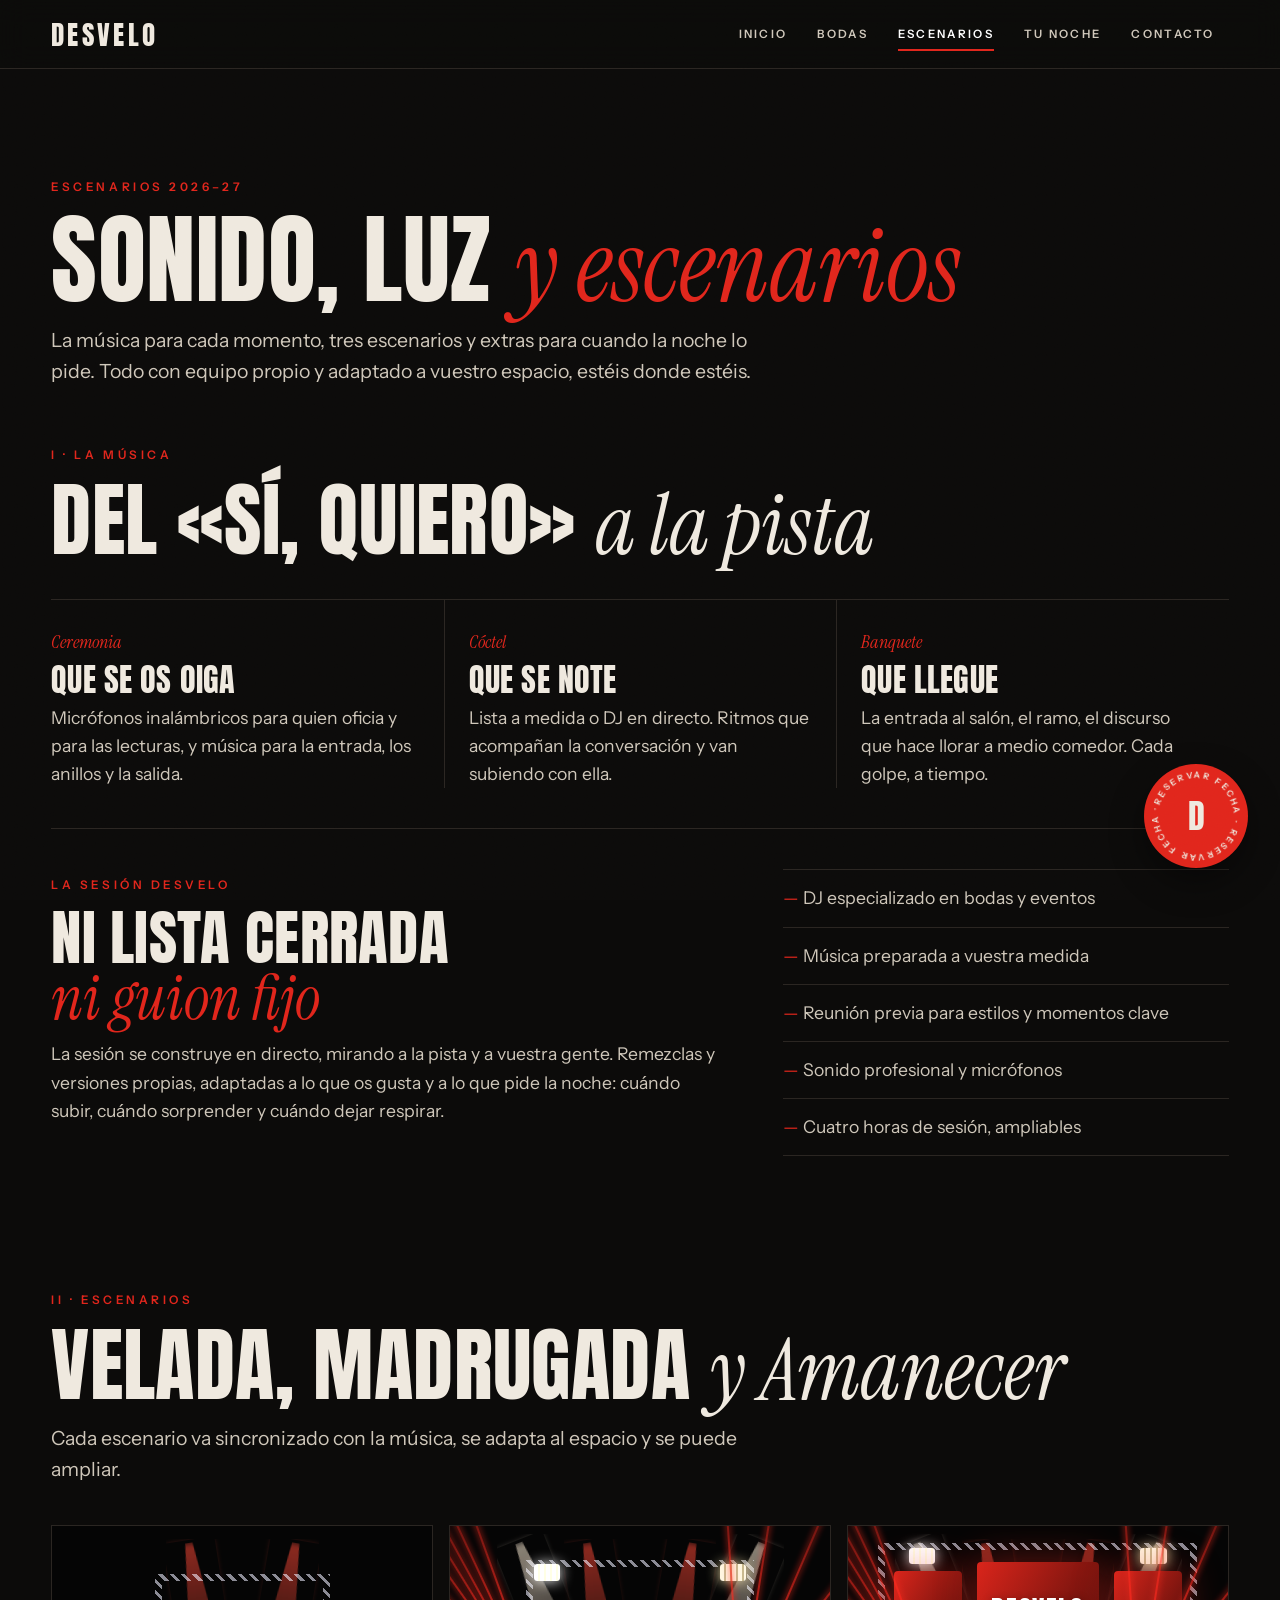
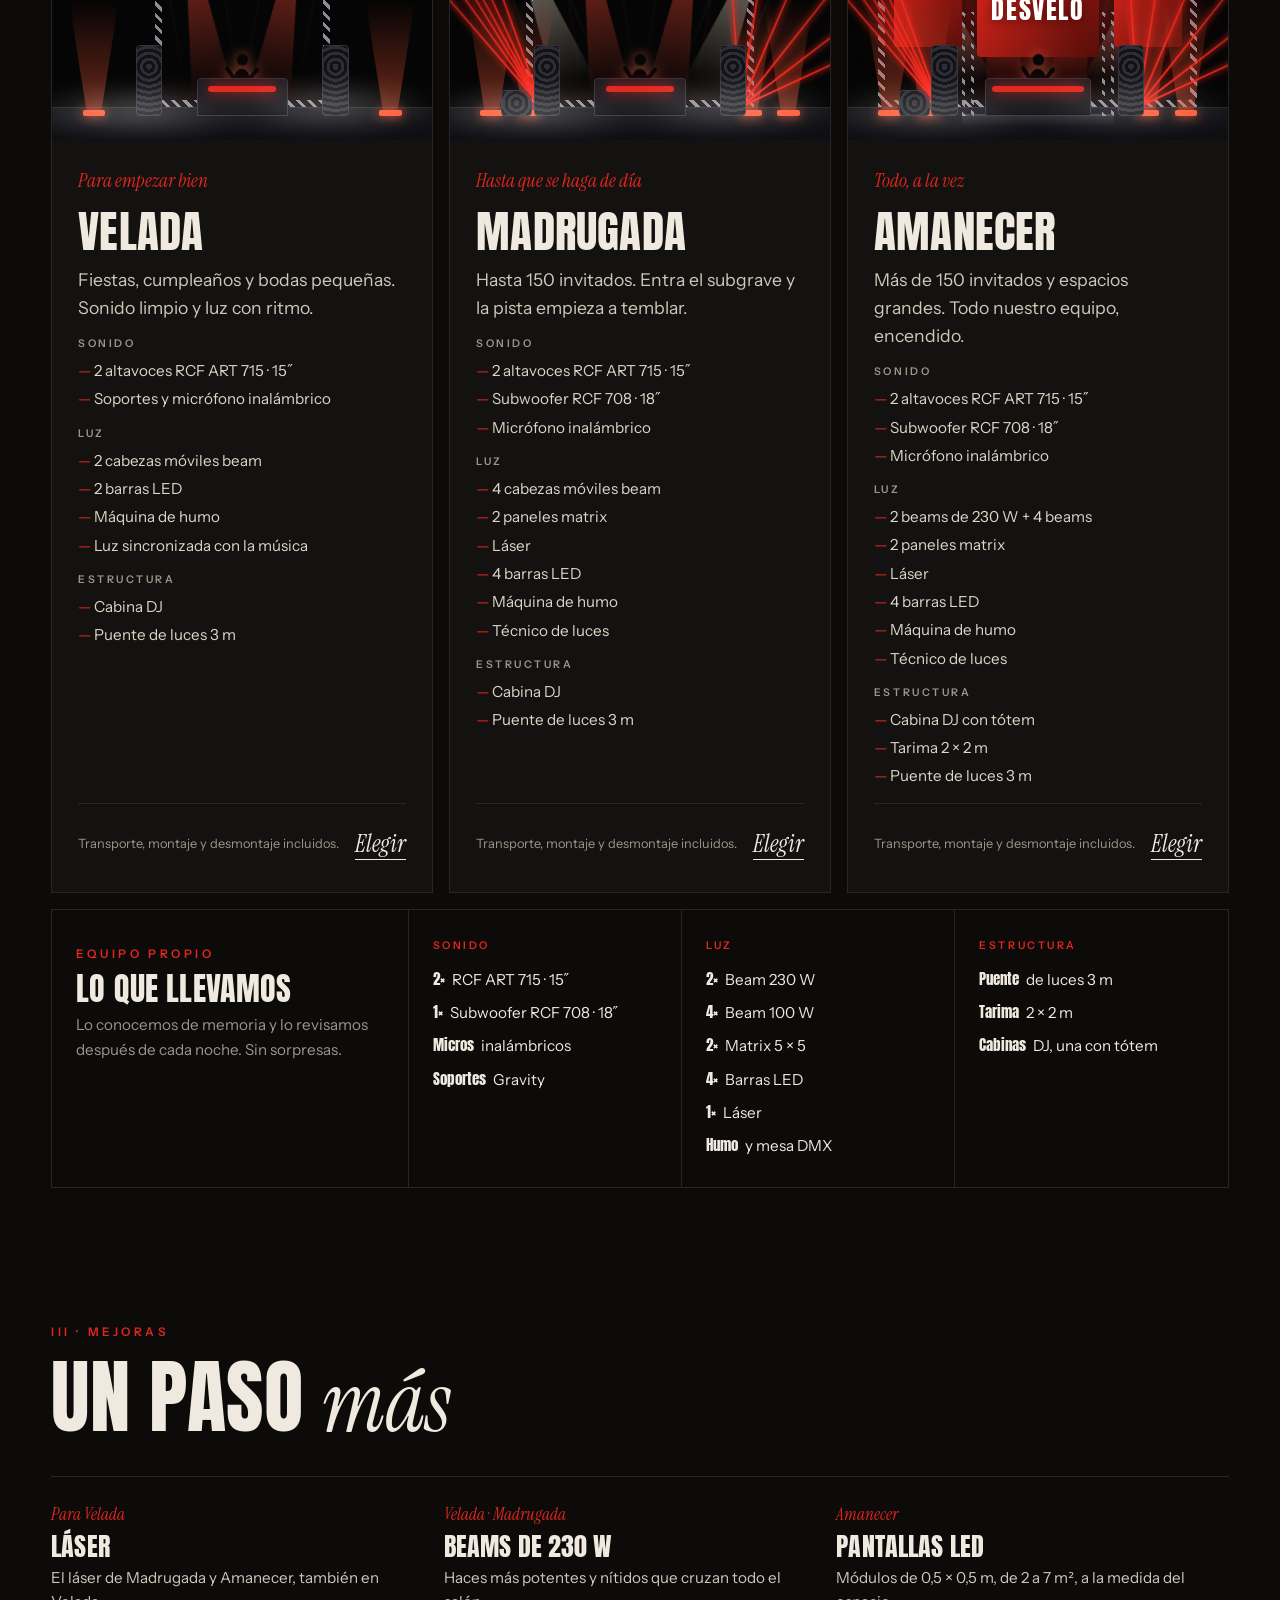
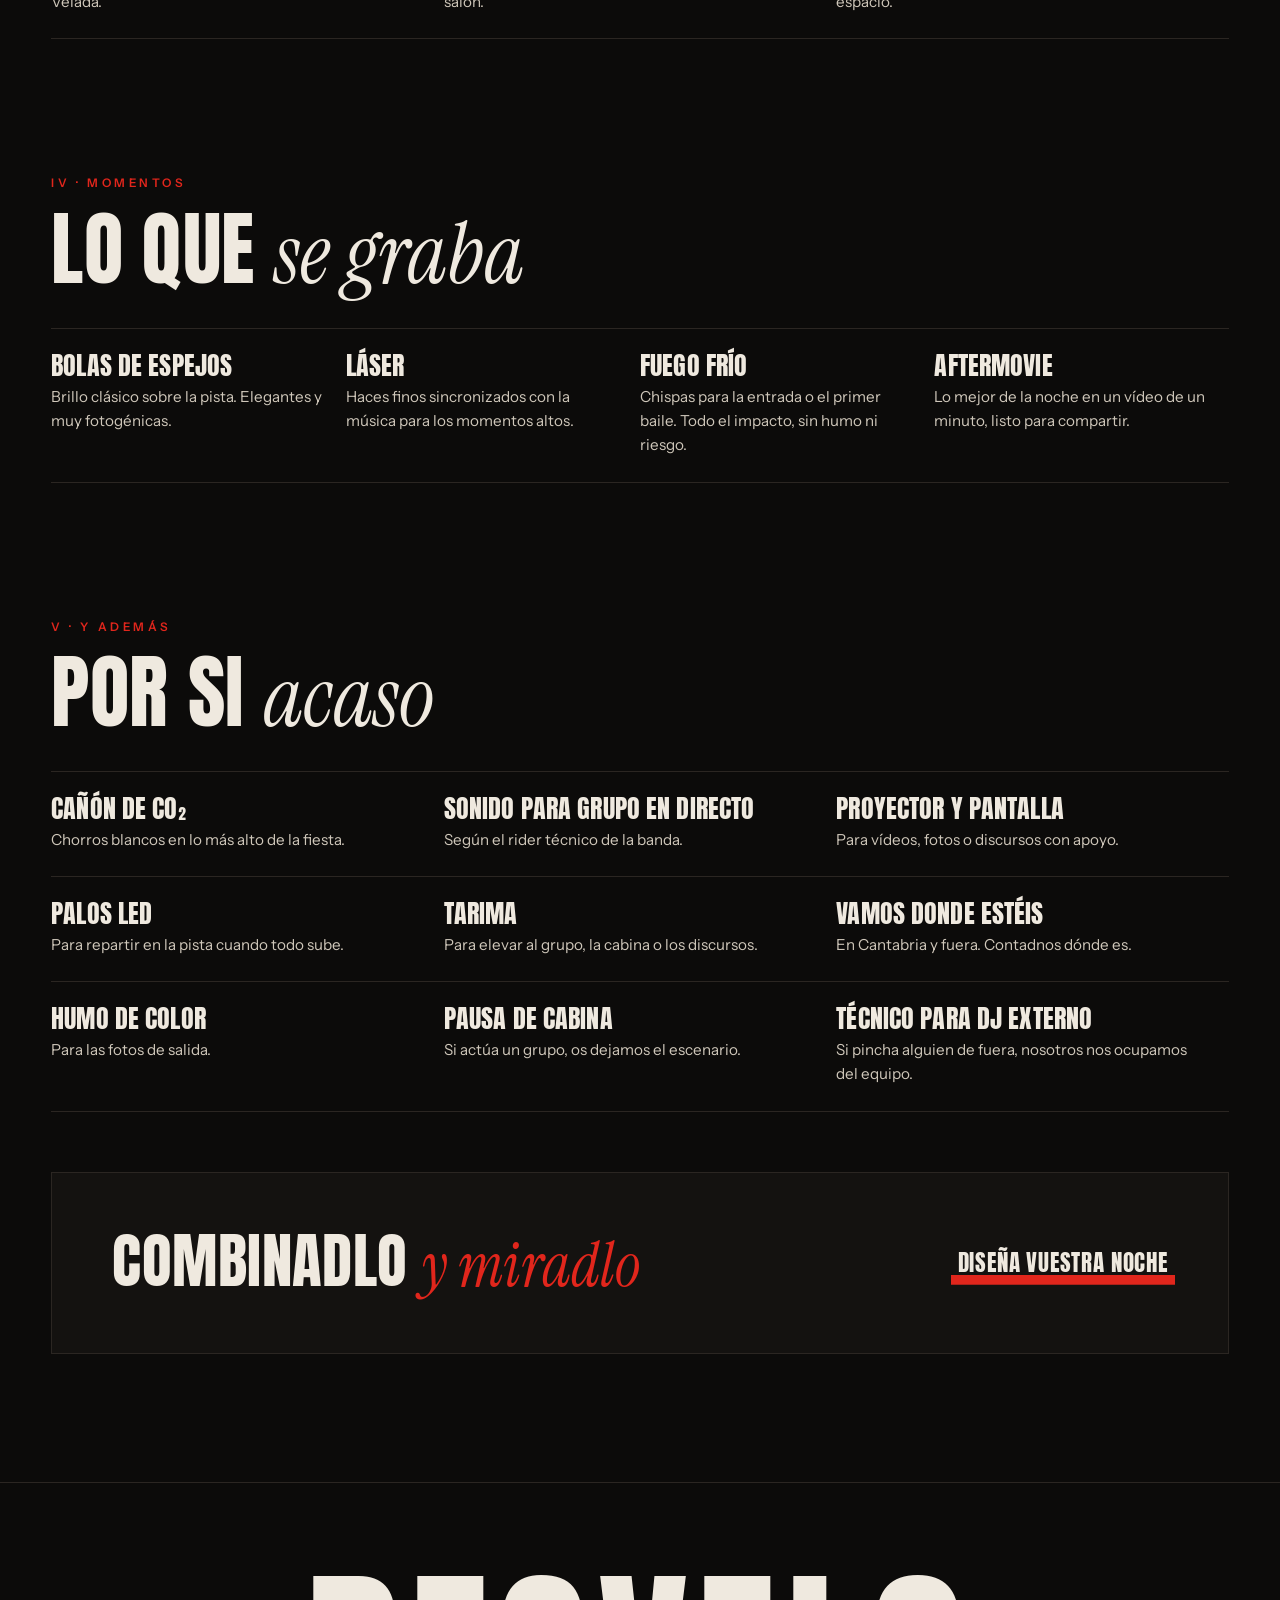
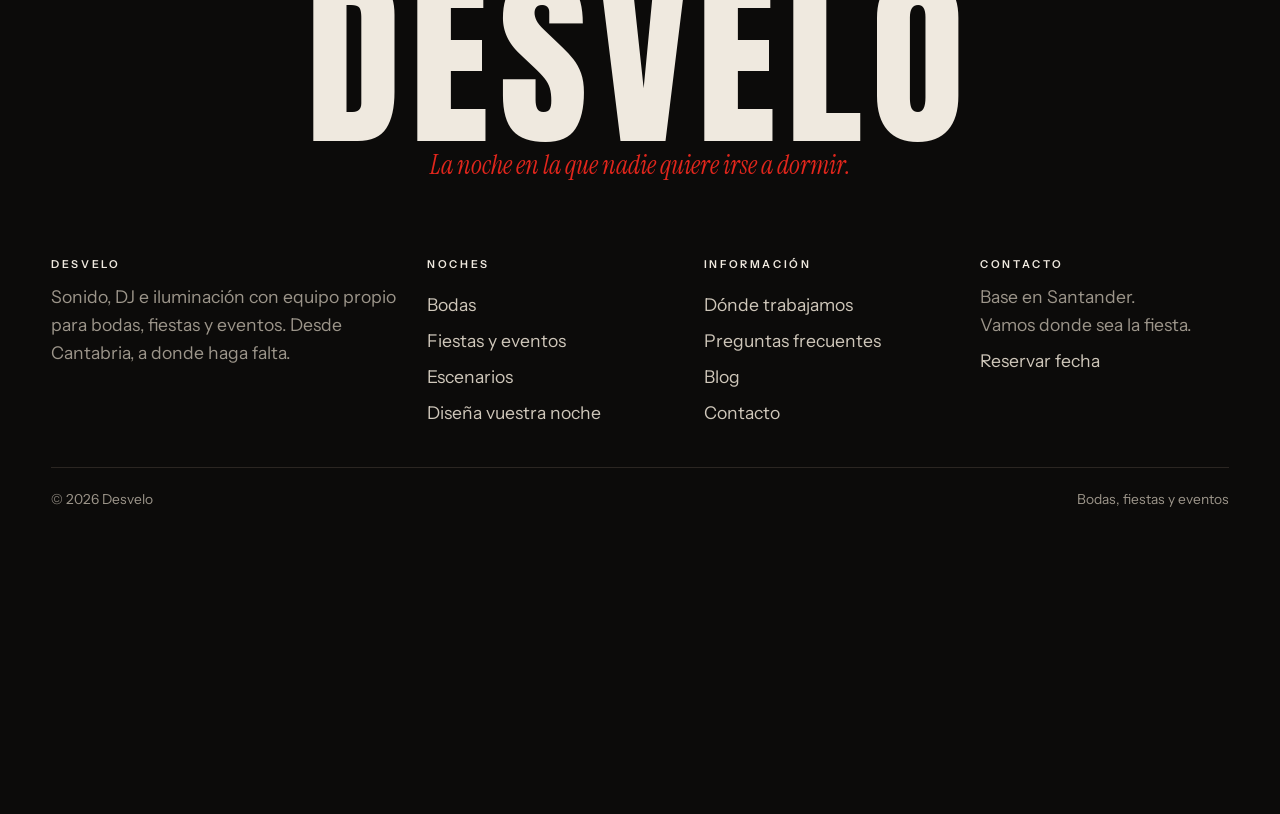
<file: catalogo/index.html>
<!DOCTYPE html><html lang="es-ES"><head><meta charset="utf-8"><title>Desvelo</title><meta name="robots" content="noindex"><link rel="canonical" href="https://desvelo.es/escenarios/"><meta http-equiv="refresh" content="0;url=/escenarios/"></head><body><a href="/escenarios/">Seguir</a></body></html>
</file>
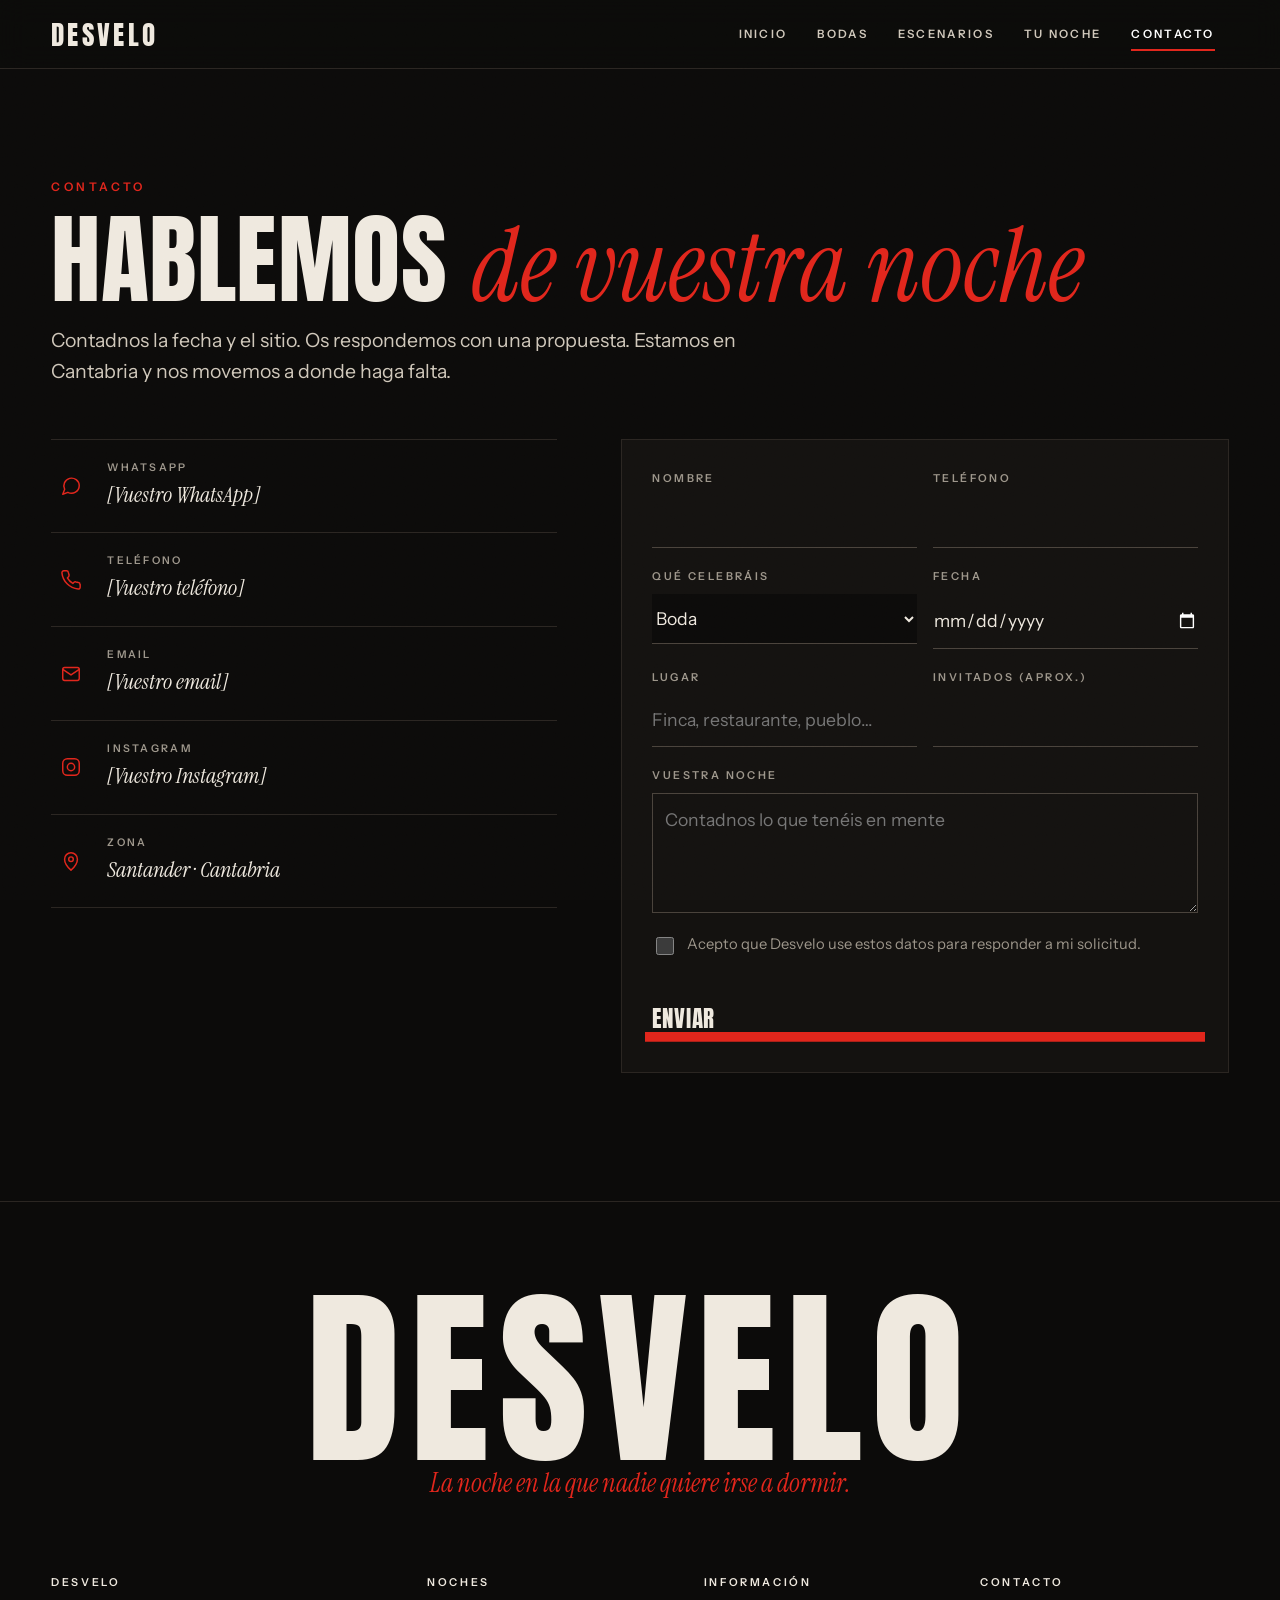
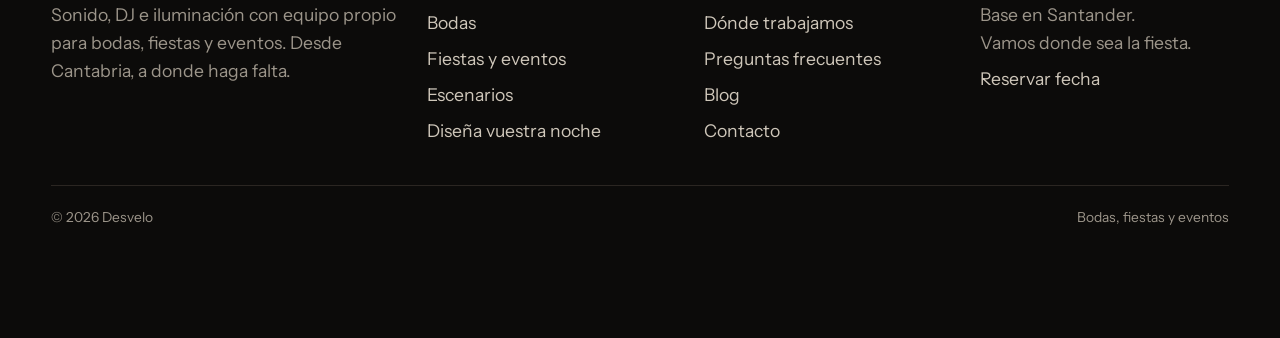
<file: contacto/index.html>
<!DOCTYPE html>
<html lang="es-ES">
<head>
<meta charset="utf-8">
<meta name="viewport" content="width=device-width, initial-scale=1">
<title>Contacto y reservas: bodas y fiestas en Cantabria | Desvelo</title>
<meta name="description" content="Reservad vuestra fecha. Contadnos cuándo y dónde es vuestra boda, fiesta o evento en Cantabria y os respondemos con una propuesta.">
<meta name="robots" content="index,follow">
<link rel="canonical" href="https://desvelo.es/contacto/">
<meta name="theme-color" content="#0C0B0A">
<meta name="geo.region" content="ES-S">
<meta name="geo.placename" content="Santander, Cantabria">
<meta property="og:locale" content="es_ES">
<meta property="og:site_name" content="Desvelo">
<meta property="og:title" content="Contacto y reservas: bodas y fiestas en Cantabria | Desvelo">
<meta property="og:description" content="Reservad vuestra fecha. Contadnos cuándo y dónde es vuestra boda, fiesta o evento en Cantabria y os respondemos con una propuesta.">
<meta property="og:type" content="website">
<meta property="og:url" content="https://desvelo.es/contacto/">
<meta property="og:image" content="https://desvelo.es/img/og.jpg">
<meta property="og:image:width" content="1200">
<meta property="og:image:height" content="630">
<meta name="twitter:card" content="summary_large_image">
<link rel="icon" href="data:image/svg+xml,%3Csvg xmlns='http://www.w3.org/2000/svg' viewBox='0 0 100 100'%3E%3Crect width='100' height='100' fill='%230C0B0A'/%3E%3Cpath d='M28 18h22c19 0 30 13 30 32S69 82 50 82H28zM42 30v40h7c11 0 17-8 17-20s-6-20-17-20z' fill='%23E1261C' fill-rule='evenodd'/%3E%3C/svg%3E">
<link rel="preconnect" href="https://fonts.googleapis.com">
<link rel="preconnect" href="https://fonts.gstatic.com" crossorigin>
<link href="https://fonts.googleapis.com/css2?family=Anton&family=Instrument+Sans:wght@400;500;600;700&family=Instrument+Serif:ital@0;1&display=swap" rel="stylesheet">
<link rel="stylesheet" href="/css/site.css">
<script type="application/ld+json">{"@context": "https://schema.org", "@type": "LocalBusiness", "@id": "https://desvelo.es/#negocio", "name": "Desvelo", "slogan": "La noche en la que nadie quiere irse a dormir.", "description": "Sonido, DJ e iluminación con equipo propio para bodas, fiestas y eventos en Cantabria.", "url": "https://desvelo.es/", "logo": "https://desvelo.es/img/logo.png", "image": "https://desvelo.es/img/og.jpg", "address": {"@type": "PostalAddress", "addressLocality": "Santander", "addressRegion": "Cantabria", "addressCountry": "ES"}, "areaServed": {"@type": "AdministrativeArea", "name": "Cantabria"}, "knowsAbout": ["DJ para bodas", "Sonido para eventos", "Iluminación para eventos", "Escenarios para fiestas"]}</script>
<script type="application/ld+json">{"@context": "https://schema.org", "@type": "BreadcrumbList", "itemListElement": [{"@type": "ListItem", "position": 1, "name": "Inicio", "item": "https://desvelo.es/"}, {"@type": "ListItem", "position": 2, "name": "Contacto", "item": "https://desvelo.es/contacto/"}]}</script>
</head>
<body data-page="contacto" data-base="/" data-idx="">
<a class="skip" href="#main">Saltar al contenido</a>

<header class="site">
  <div class="wrap nav">
    <a class="logo" href="/" aria-label="Desvelo, inicio">DESVELO</a>
    <nav class="tabs" aria-label="Páginas">
      <a href="/" data-nav="inicio" class="hide-xs">Inicio</a>
      <a href="/bodas/" data-nav="bodas">Bodas</a>
      <a href="/escenarios/" data-nav="catalogo">Escenarios</a>
      <a href="/tu-noche/" data-nav="monta">Tu noche</a>
      <a href="/contacto/" data-nav="contacto">Contacto</a>
    </nav>
  </div>
</header>

<main id="main">
<section class="page-head">
  <div class="wrap">
    <span class="kicker">Contacto</span>
    <h1>Hablemos <span class="it">de vuestra noche</span></h1>
    <p class="lead">Contadnos la fecha y el sitio. Os respondemos con una propuesta. Estamos en Cantabria y nos movemos a donde haga falta.</p>
  </div>
</section>
<section style="padding-top:0" aria-label="Formas de contacto">
  <div class="wrap contact">
    <div class="cards" id="cards"></div>
    <form class="card" id="form" novalidate>
      <div class="row">
        <div class="field"><label for="c-n">Nombre</label><input id="c-n" autocomplete="name"></div>
        <div class="field"><label for="c-t">Teléfono</label><input id="c-t" type="tel" autocomplete="tel"></div>
      </div>
      <div class="row">
        <div class="field"><label for="c-type">Qué celebráis</label><select id="c-type"><option>Boda</option><option>Cumpleaños</option><option>Evento de empresa</option><option>Fiesta</option><option>Otro</option></select></div>
        <div class="field"><label for="c-d">Fecha</label><input id="c-d" type="date"></div>
      </div>
      <div class="row">
        <div class="field"><label for="c-l">Lugar</label><input id="c-l" placeholder="Finca, restaurante, pueblo…"></div>
        <div class="field"><label for="c-g">Invitados (aprox.)</label><input id="c-g" inputmode="numeric"></div>
      </div>
      <div class="field"><label for="c-m">Vuestra noche</label><textarea id="c-m" placeholder="Contadnos lo que tenéis en mente"></textarea></div>
      <label class="check" for="c-ok"><input type="checkbox" id="c-ok"> Acepto que Desvelo use estos datos para responder a mi solicitud.</label>
      <div id="c-msg" role="status"></div>
      <button class="btn btn-red" type="submit">Enviar</button>
    </form>
  </div>
</section>

</main>

<footer class="site">
  <div class="wrap">
    <p class="foot-word" aria-hidden="true">DESVELO<span>La noche en la que nadie quiere irse a dormir.</span></p>
  </div>
  <div class="wrap foot2">
    <div><h2>Desvelo</h2><p>Sonido, DJ e iluminación con equipo propio para bodas, fiestas y eventos. Desde Cantabria, a donde haga falta.</p></div>
    <nav aria-label="Servicios"><h2>Noches</h2><a href="/bodas/">Bodas</a><a href="/fiestas-y-eventos/">Fiestas y eventos</a><a href="/escenarios/">Escenarios</a><a href="/tu-noche/">Diseña vuestra noche</a></nav>
    <nav aria-label="Información"><h2>Información</h2><a href="/dj-eventos-cantabria/">Dónde trabajamos</a><a href="/preguntas-frecuentes/">Preguntas frecuentes</a><a href="/blog/">Blog</a><a href="/contacto/">Contacto</a></nav>
    <div><h2>Contacto</h2><p>Base en Santander.<br>Vamos donde sea la fiesta.</p><p style="margin-top:8px"><a href="/contacto/">Reservar fecha</a></p></div>
  </div>
  <div class="wrap legal"><span>© <span class="year">2026</span> Desvelo</span><span>Bodas, fiestas y eventos</span></div>
</footer>

<div class="fab"><a class="seal" href="/contacto/" aria-label="Reservar fecha"><svg viewBox="0 0 104 104" aria-hidden="true"><defs><path id="sealc" d="M52 52m-38 0a38 38 0 1 1 76 0a38 38 0 1 1-76 0"/></defs><text textLength="236" lengthAdjust="spacing"><textPath href="#sealc" textLength="236">Reservar fecha · Reservar fecha ·</textPath></text></svg><b aria-hidden="true">D</b></a></div>
<script src="/js/site.js"></script>
</body>
</html>
</file>
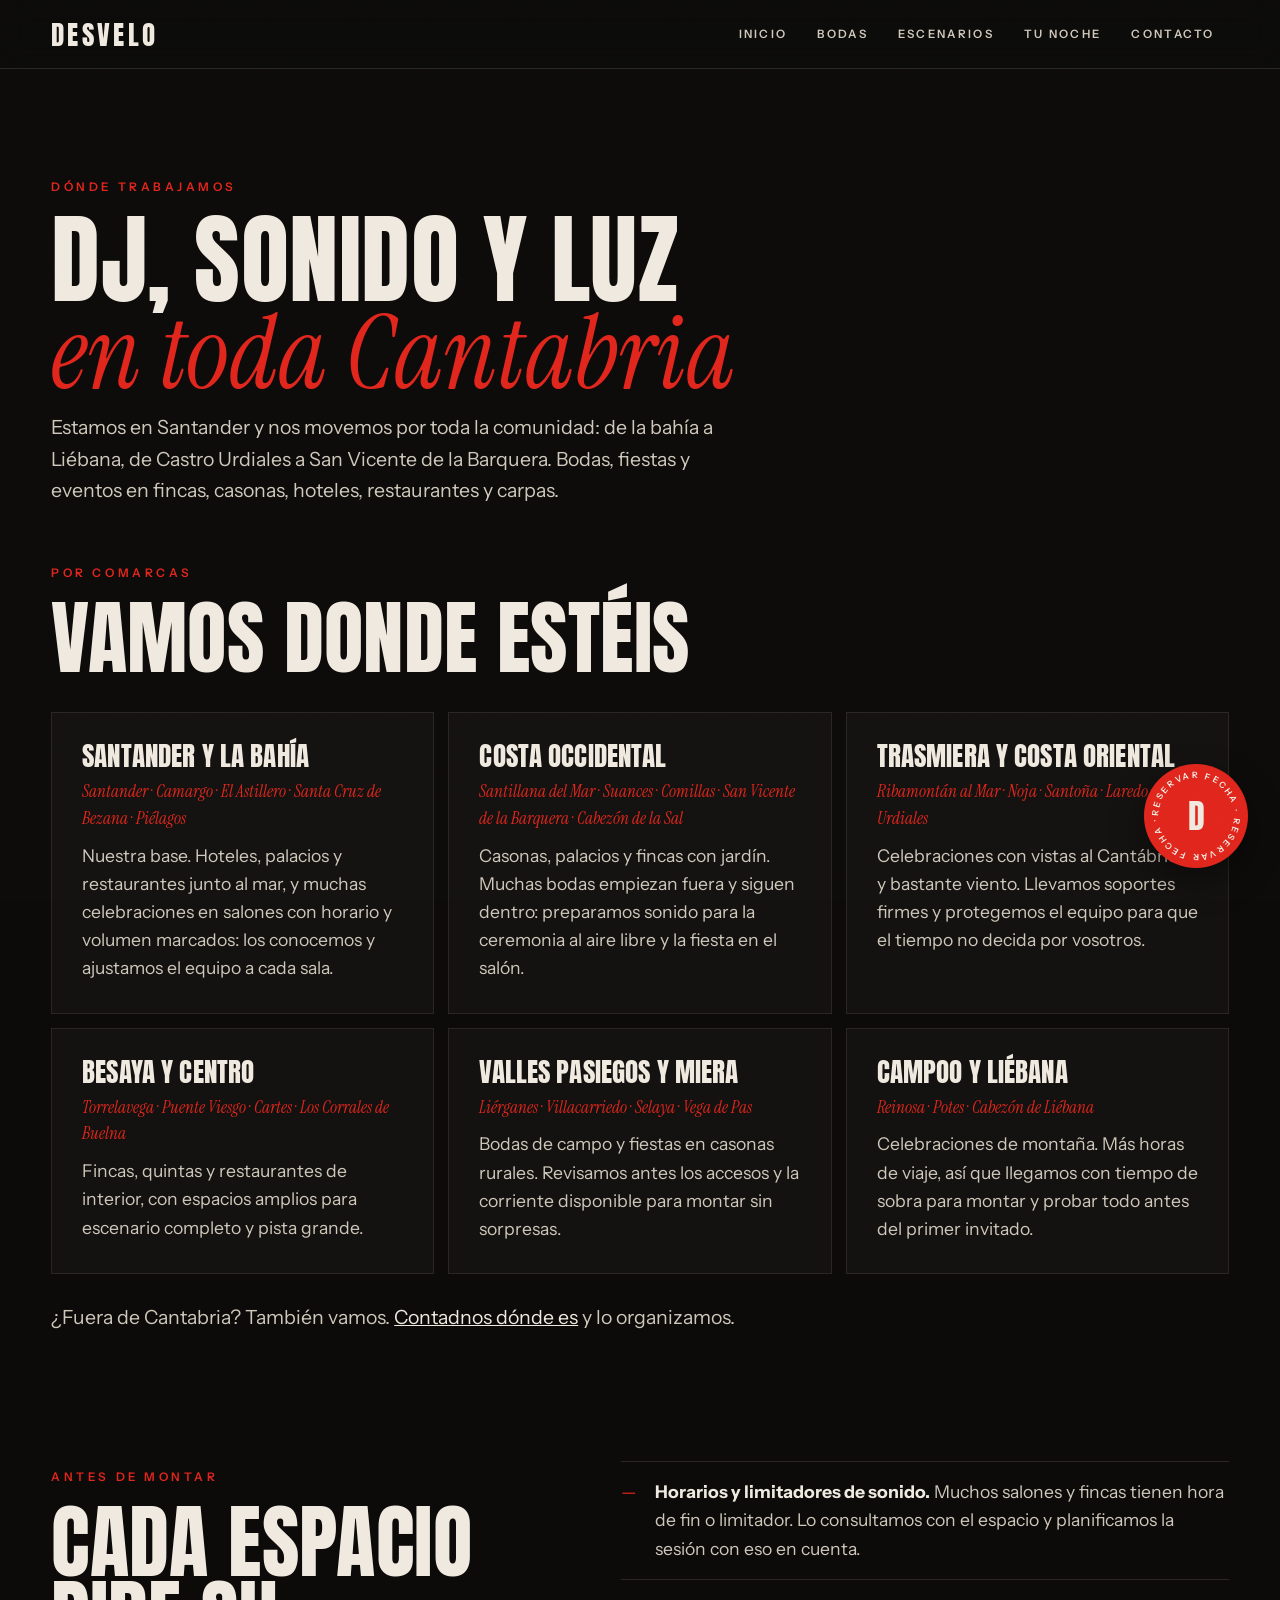
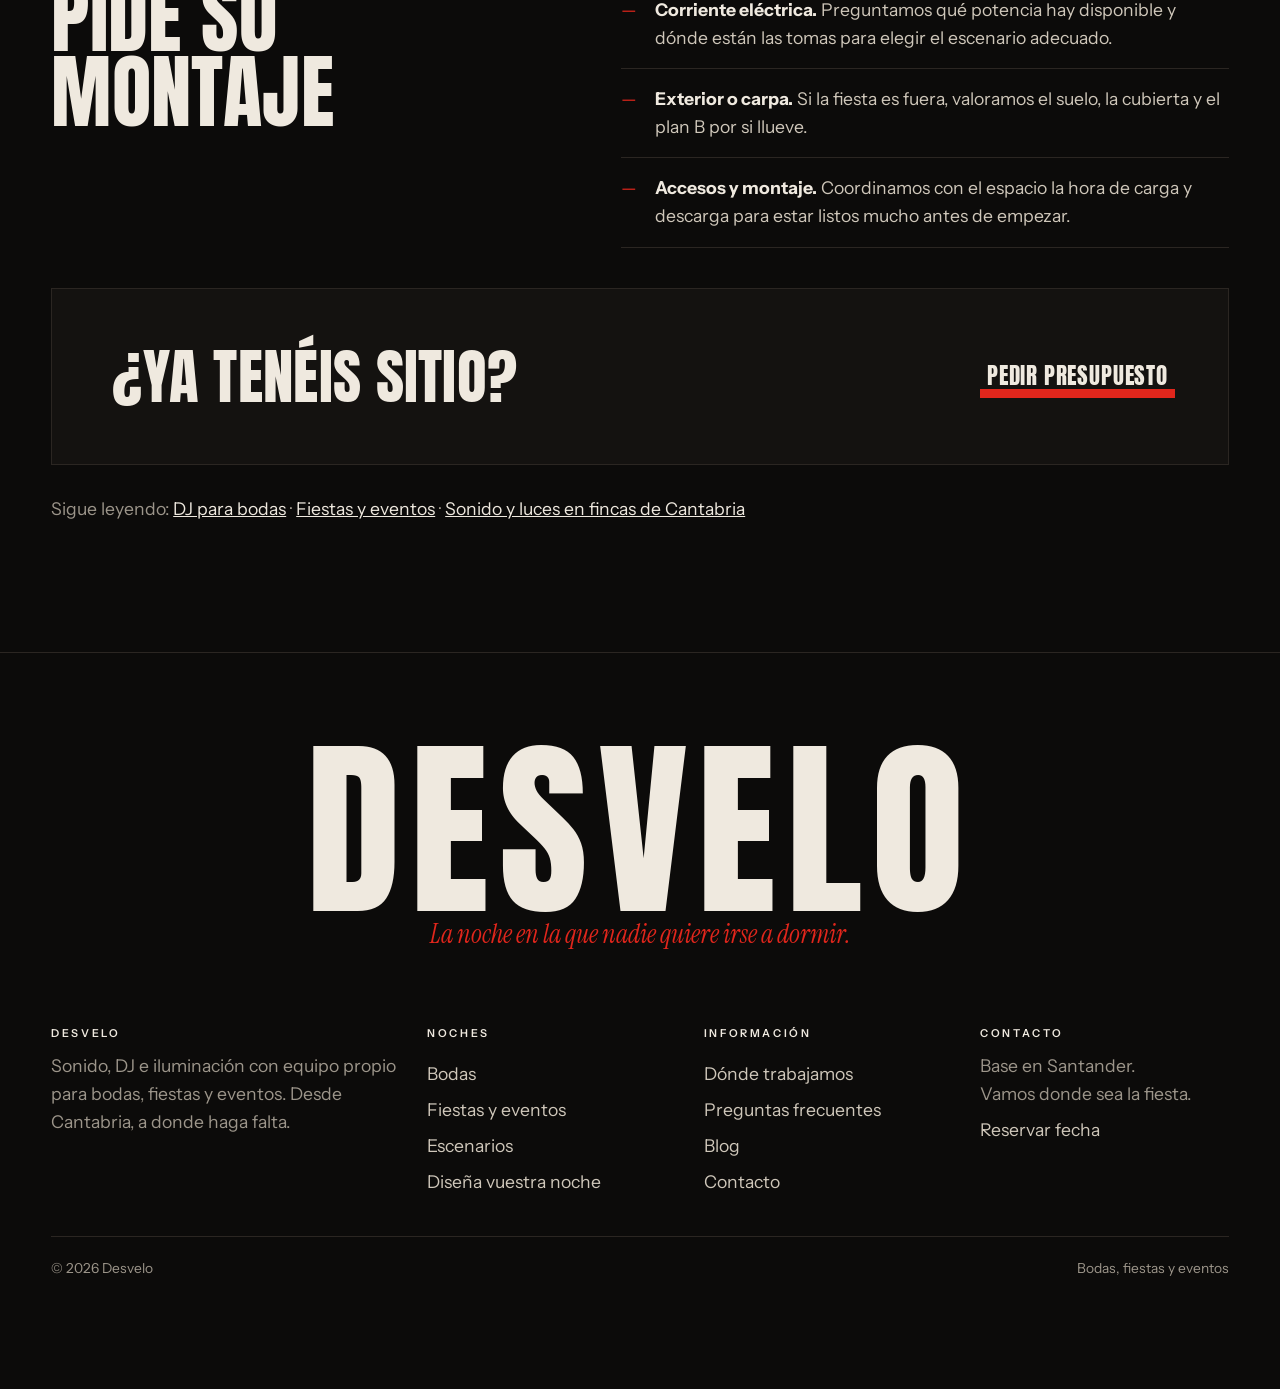
<file: dj-eventos-cantabria/index.html>
<!DOCTYPE html>
<html lang="es-ES">
<head>
<meta charset="utf-8">
<meta name="viewport" content="width=device-width, initial-scale=1">
<title>DJ y sonido para eventos en toda Cantabria | Desvelo</title>
<meta name="description" content="Bodas, fiestas y eventos en Santander, Torrelavega, Castro Urdiales, Laredo, Comillas, Santillana, Liébana y toda Cantabria. DJ, sonido y luces con montaje.">
<meta name="robots" content="index,follow">
<link rel="canonical" href="https://desvelo.es/dj-eventos-cantabria/">
<meta name="theme-color" content="#0C0B0A">
<meta name="geo.region" content="ES-S">
<meta name="geo.placename" content="Santander, Cantabria">
<meta property="og:locale" content="es_ES">
<meta property="og:site_name" content="Desvelo">
<meta property="og:title" content="DJ y sonido para eventos en toda Cantabria | Desvelo">
<meta property="og:description" content="Bodas, fiestas y eventos en Santander, Torrelavega, Castro Urdiales, Laredo, Comillas, Santillana, Liébana y toda Cantabria. DJ, sonido y luces con montaje.">
<meta property="og:type" content="website">
<meta property="og:url" content="https://desvelo.es/dj-eventos-cantabria/">
<meta property="og:image" content="https://desvelo.es/img/og.jpg">
<meta property="og:image:width" content="1200">
<meta property="og:image:height" content="630">
<meta name="twitter:card" content="summary_large_image">
<link rel="icon" href="data:image/svg+xml,%3Csvg xmlns='http://www.w3.org/2000/svg' viewBox='0 0 100 100'%3E%3Crect width='100' height='100' fill='%230C0B0A'/%3E%3Cpath d='M28 18h22c19 0 30 13 30 32S69 82 50 82H28zM42 30v40h7c11 0 17-8 17-20s-6-20-17-20z' fill='%23E1261C' fill-rule='evenodd'/%3E%3C/svg%3E">
<link rel="preconnect" href="https://fonts.googleapis.com">
<link rel="preconnect" href="https://fonts.gstatic.com" crossorigin>
<link href="https://fonts.googleapis.com/css2?family=Anton&family=Instrument+Sans:wght@400;500;600;700&family=Instrument+Serif:ital@0;1&display=swap" rel="stylesheet">
<link rel="stylesheet" href="/css/site.css">
<script type="application/ld+json">{"@context": "https://schema.org", "@type": "LocalBusiness", "@id": "https://desvelo.es/#negocio", "name": "Desvelo", "slogan": "La noche en la que nadie quiere irse a dormir.", "description": "Sonido, DJ e iluminación con equipo propio para bodas, fiestas y eventos en Cantabria.", "url": "https://desvelo.es/", "logo": "https://desvelo.es/img/logo.png", "image": "https://desvelo.es/img/og.jpg", "address": {"@type": "PostalAddress", "addressLocality": "Santander", "addressRegion": "Cantabria", "addressCountry": "ES"}, "areaServed": {"@type": "AdministrativeArea", "name": "Cantabria"}, "knowsAbout": ["DJ para bodas", "Sonido para eventos", "Iluminación para eventos", "Escenarios para fiestas"]}</script>
<script type="application/ld+json">{"@context": "https://schema.org", "@type": "BreadcrumbList", "itemListElement": [{"@type": "ListItem", "position": 1, "name": "Inicio", "item": "https://desvelo.es/"}, {"@type": "ListItem", "position": 2, "name": "Dónde trabajamos", "item": "https://desvelo.es/dj-eventos-cantabria/"}]}</script>
</head>
<body data-page="zonas" data-base="/" data-idx="">
<a class="skip" href="#main">Saltar al contenido</a>

<header class="site">
  <div class="wrap nav">
    <a class="logo" href="/" aria-label="Desvelo, inicio">DESVELO</a>
    <nav class="tabs" aria-label="Páginas">
      <a href="/" data-nav="inicio" class="hide-xs">Inicio</a>
      <a href="/bodas/" data-nav="bodas">Bodas</a>
      <a href="/escenarios/" data-nav="catalogo">Escenarios</a>
      <a href="/tu-noche/" data-nav="monta">Tu noche</a>
      <a href="/contacto/" data-nav="contacto">Contacto</a>
    </nav>
  </div>
</header>

<main id="main">
<section class="page-head">
  <div class="wrap">
    <span class="kicker">Dónde trabajamos</span>
    <h1>DJ, sonido y luz <span class="it">en toda Cantabria</span></h1>
    <p class="lead">Estamos en Santander y nos movemos por toda la comunidad: de la bahía a Liébana, de Castro Urdiales a San Vicente de la Barquera. Bodas, fiestas y eventos en fincas, casonas, hoteles, restaurantes y carpas.</p>
  </div>
</section>

<section style="padding-top:0" aria-labelledby="h-zonas">
  <div class="wrap">
    <span class="kicker">Por comarcas</span>
    <h2 class="big" id="h-zonas">Vamos donde estéis</h2>
    <div class="zones">
      <article class="card"><h3>Santander y la Bahía</h3><p class="towns">Santander · Camargo · El Astillero · Santa Cruz de Bezana · Piélagos</p><p>Nuestra base. Hoteles, palacios y restaurantes junto al mar, y muchas celebraciones en salones con horario y volumen marcados: los conocemos y ajustamos el equipo a cada sala.</p></article>
      <article class="card"><h3>Costa occidental</h3><p class="towns">Santillana del Mar · Suances · Comillas · San Vicente de la Barquera · Cabezón de la Sal</p><p>Casonas, palacios y fincas con jardín. Muchas bodas empiezan fuera y siguen dentro: preparamos sonido para la ceremonia al aire libre y la fiesta en el salón.</p></article>
      <article class="card"><h3>Trasmiera y costa oriental</h3><p class="towns">Ribamontán al Mar · Noja · Santoña · Laredo · Castro Urdiales</p><p>Celebraciones con vistas al Cantábrico y bastante viento. Llevamos soportes firmes y protegemos el equipo para que el tiempo no decida por vosotros.</p></article>
      <article class="card"><h3>Besaya y centro</h3><p class="towns">Torrelavega · Puente Viesgo · Cartes · Los Corrales de Buelna</p><p>Fincas, quintas y restaurantes de interior, con espacios amplios para escenario completo y pista grande.</p></article>
      <article class="card"><h3>Valles pasiegos y Miera</h3><p class="towns">Liérganes · Villacarriedo · Selaya · Vega de Pas</p><p>Bodas de campo y fiestas en casonas rurales. Revisamos antes los accesos y la corriente disponible para montar sin sorpresas.</p></article>
      <article class="card"><h3>Campoo y Liébana</h3><p class="towns">Reinosa · Potes · Cabezón de Liébana</p><p>Celebraciones de montaña. Más horas de viaje, así que llegamos con tiempo de sobra para montar y probar todo antes del primer invitado.</p></article>
    </div>
    <p class="lead" style="margin-top:28px">¿Fuera de Cantabria? También vamos. <a href="/contacto/">Contadnos dónde es</a> y lo organizamos.</p>
  </div>
</section>

<section style="padding-top:0" aria-labelledby="h-espacios">
  <div class="wrap two">
    <div>
      <span class="kicker">Antes de montar</span>
      <h2 class="big" id="h-espacios">Cada espacio pide su montaje</h2>
    </div>
    <ul class="ticks">
      <li><b>Horarios y limitadores de sonido.</b> Muchos salones y fincas tienen hora de fin o limitador. Lo consultamos con el espacio y planificamos la sesión con eso en cuenta.</li>
      <li><b>Corriente eléctrica.</b> Preguntamos qué potencia hay disponible y dónde están las tomas para elegir el escenario adecuado.</li>
      <li><b>Exterior o carpa.</b> Si la fiesta es fuera, valoramos el suelo, la cubierta y el plan B por si llueve.</li>
      <li><b>Accesos y montaje.</b> Coordinamos con el espacio la hora de carga y descarga para estar listos mucho antes de empezar.</li>
    </ul>
  </div>
  <div class="wrap">
    <div class="band" style="margin-top:40px"><h2>¿Ya tenéis sitio?</h2><a class="btn btn-red" href="/contacto/">Pedir presupuesto</a></div>
    <p class="seealso">Sigue leyendo: <a href="/bodas/">DJ para bodas</a> · <a href="/fiestas-y-eventos/">Fiestas y eventos</a> · <a href="/blog/sonido-luces-fincas-cantabria/">Sonido y luces en fincas de Cantabria</a></p>
  </div>
</section>

</main>

<footer class="site">
  <div class="wrap">
    <p class="foot-word" aria-hidden="true">DESVELO<span>La noche en la que nadie quiere irse a dormir.</span></p>
  </div>
  <div class="wrap foot2">
    <div><h2>Desvelo</h2><p>Sonido, DJ e iluminación con equipo propio para bodas, fiestas y eventos. Desde Cantabria, a donde haga falta.</p></div>
    <nav aria-label="Servicios"><h2>Noches</h2><a href="/bodas/">Bodas</a><a href="/fiestas-y-eventos/">Fiestas y eventos</a><a href="/escenarios/">Escenarios</a><a href="/tu-noche/">Diseña vuestra noche</a></nav>
    <nav aria-label="Información"><h2>Información</h2><a href="/dj-eventos-cantabria/">Dónde trabajamos</a><a href="/preguntas-frecuentes/">Preguntas frecuentes</a><a href="/blog/">Blog</a><a href="/contacto/">Contacto</a></nav>
    <div><h2>Contacto</h2><p>Base en Santander.<br>Vamos donde sea la fiesta.</p><p style="margin-top:8px"><a href="/contacto/">Reservar fecha</a></p></div>
  </div>
  <div class="wrap legal"><span>© <span class="year">2026</span> Desvelo</span><span>Bodas, fiestas y eventos</span></div>
</footer>

<div class="fab"><a class="seal" href="/contacto/" aria-label="Reservar fecha"><svg viewBox="0 0 104 104" aria-hidden="true"><defs><path id="sealc" d="M52 52m-38 0a38 38 0 1 1 76 0a38 38 0 1 1-76 0"/></defs><text textLength="236" lengthAdjust="spacing"><textPath href="#sealc" textLength="236">Reservar fecha · Reservar fecha ·</textPath></text></svg><b aria-hidden="true">D</b></a></div>
<script src="/js/site.js"></script>
</body>
</html>
</file>
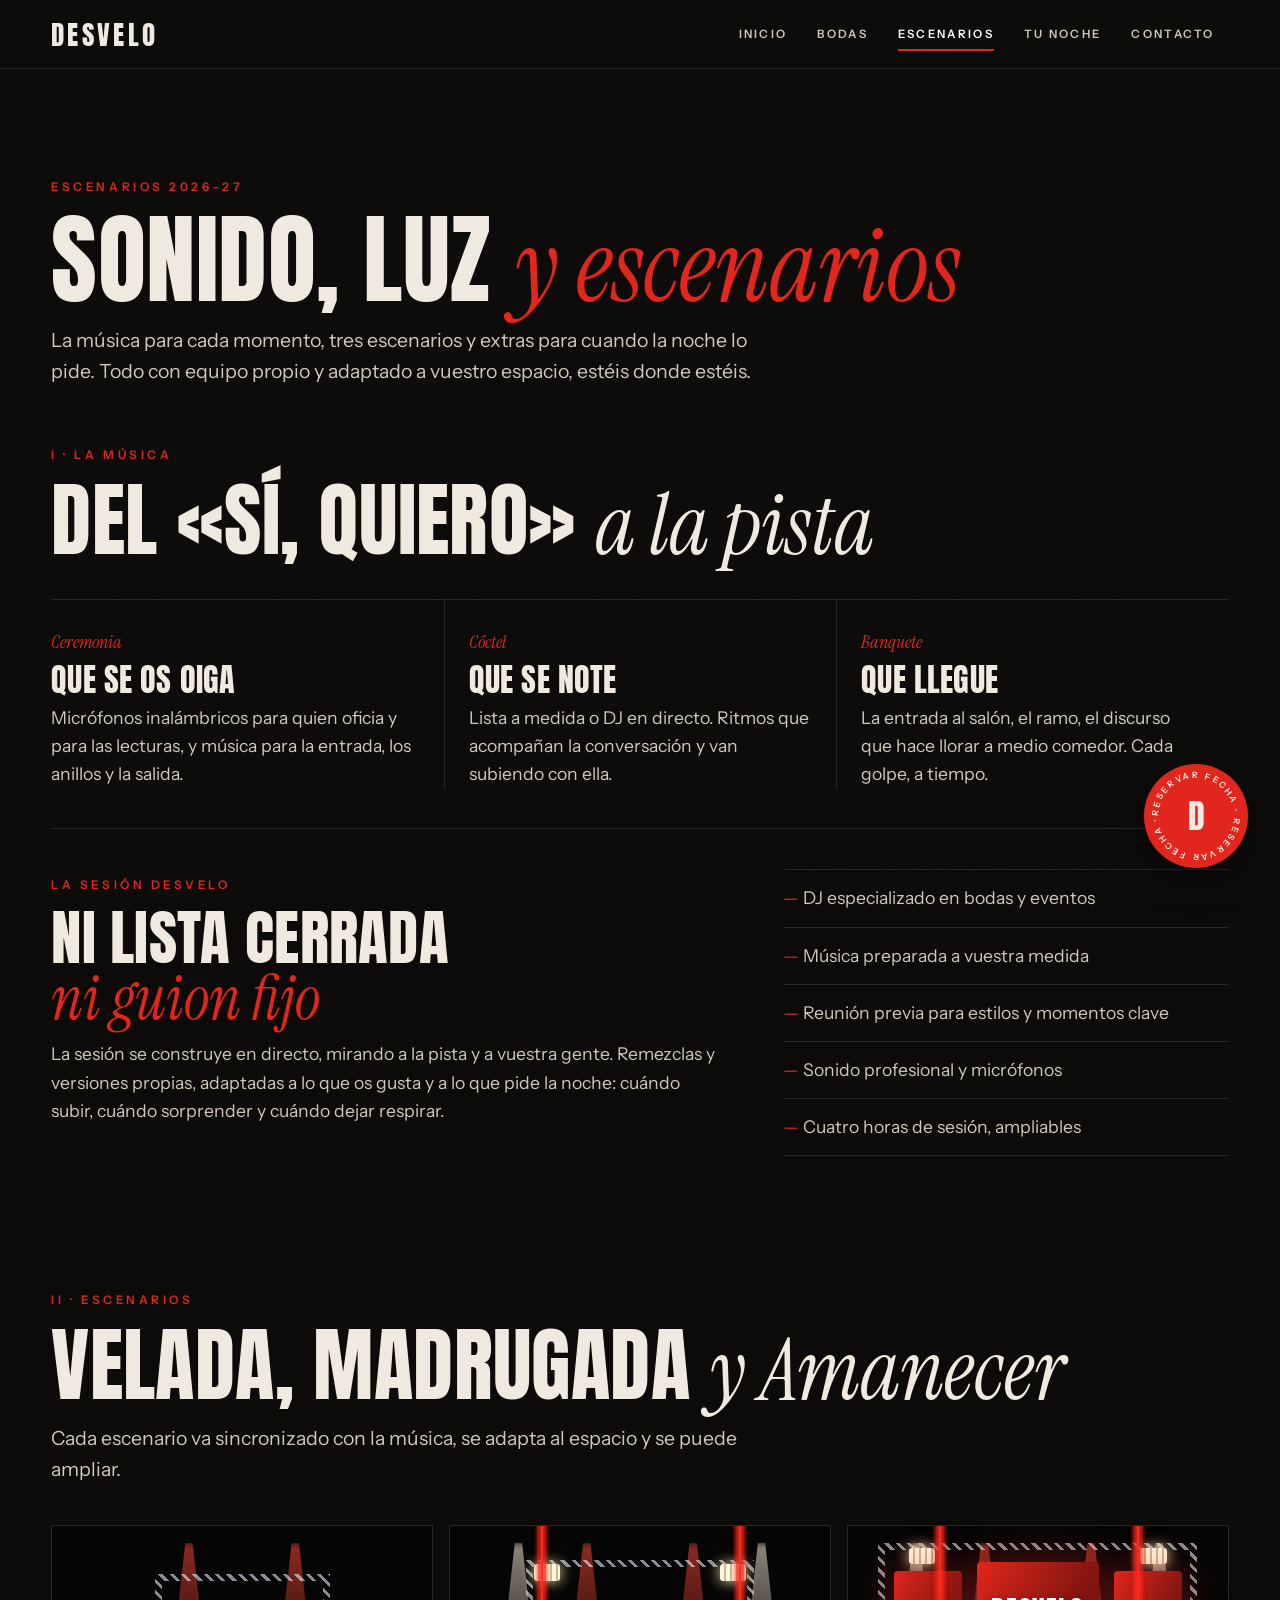
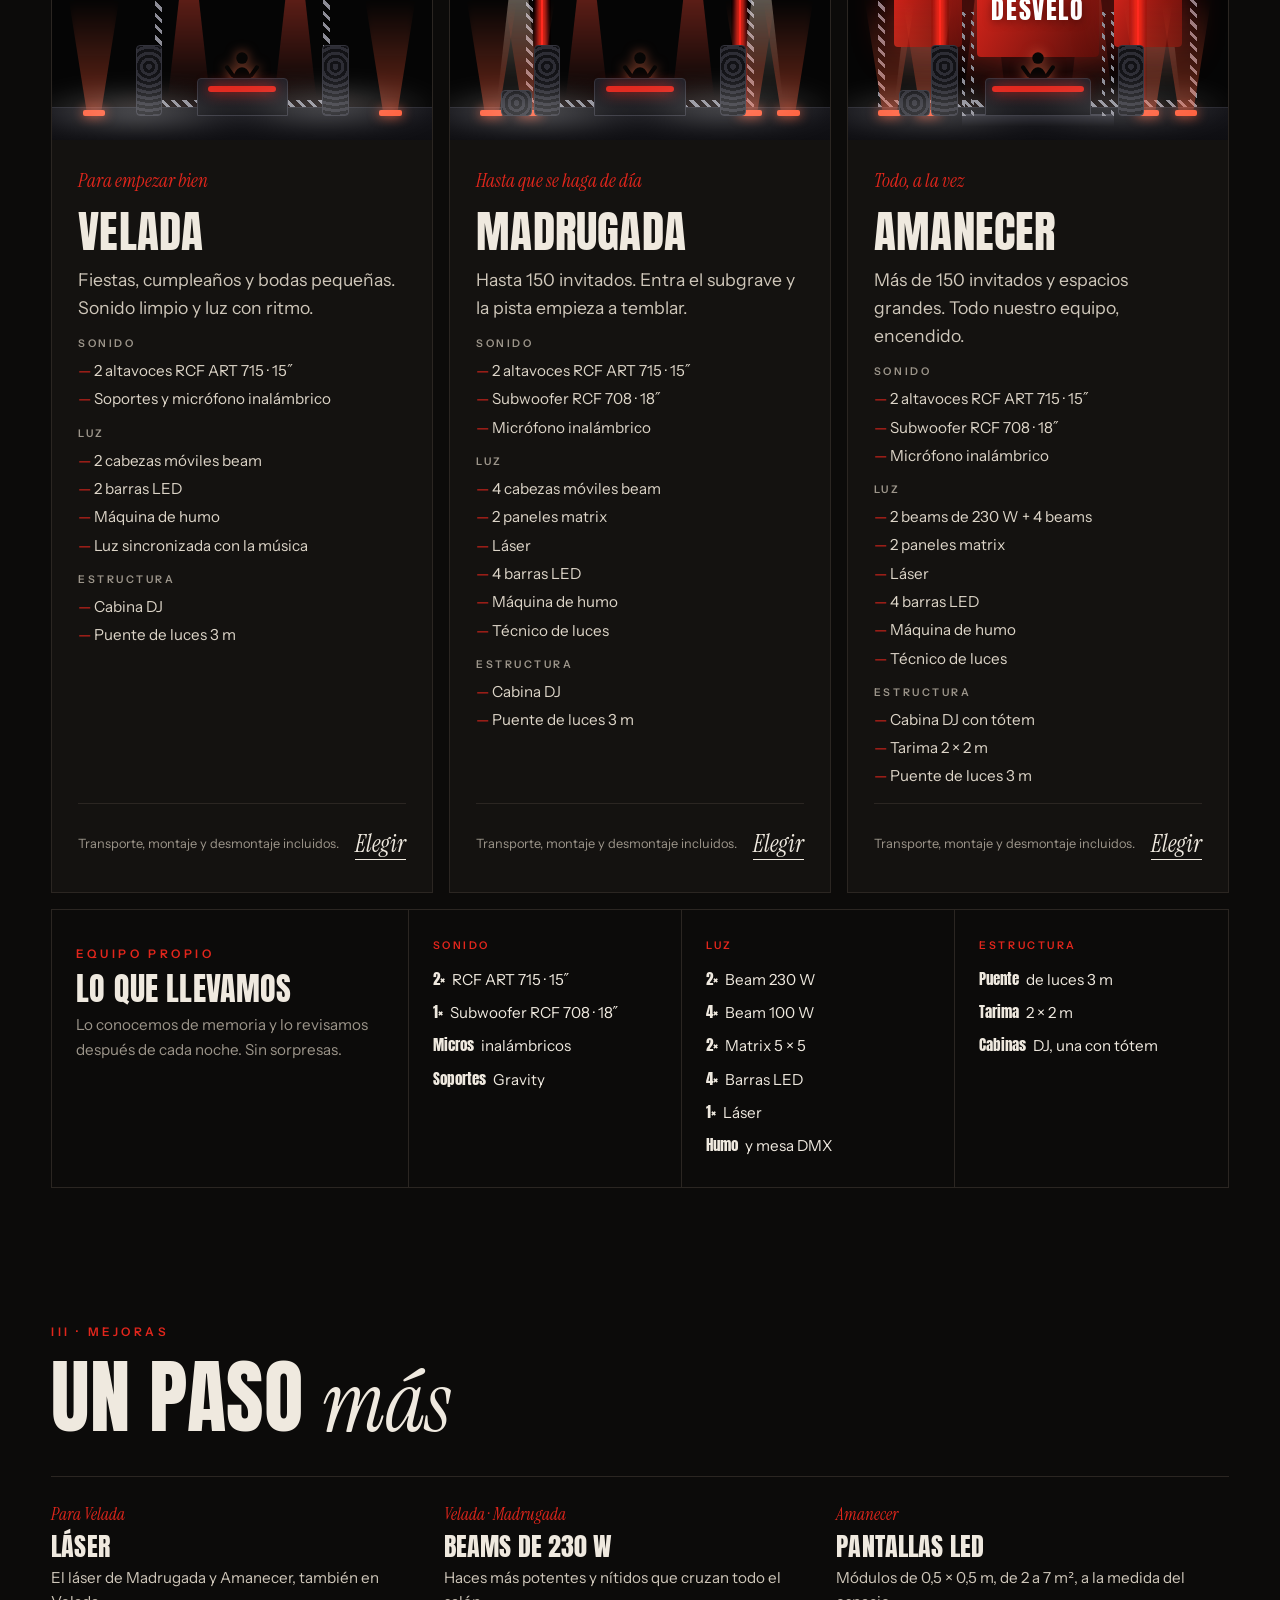
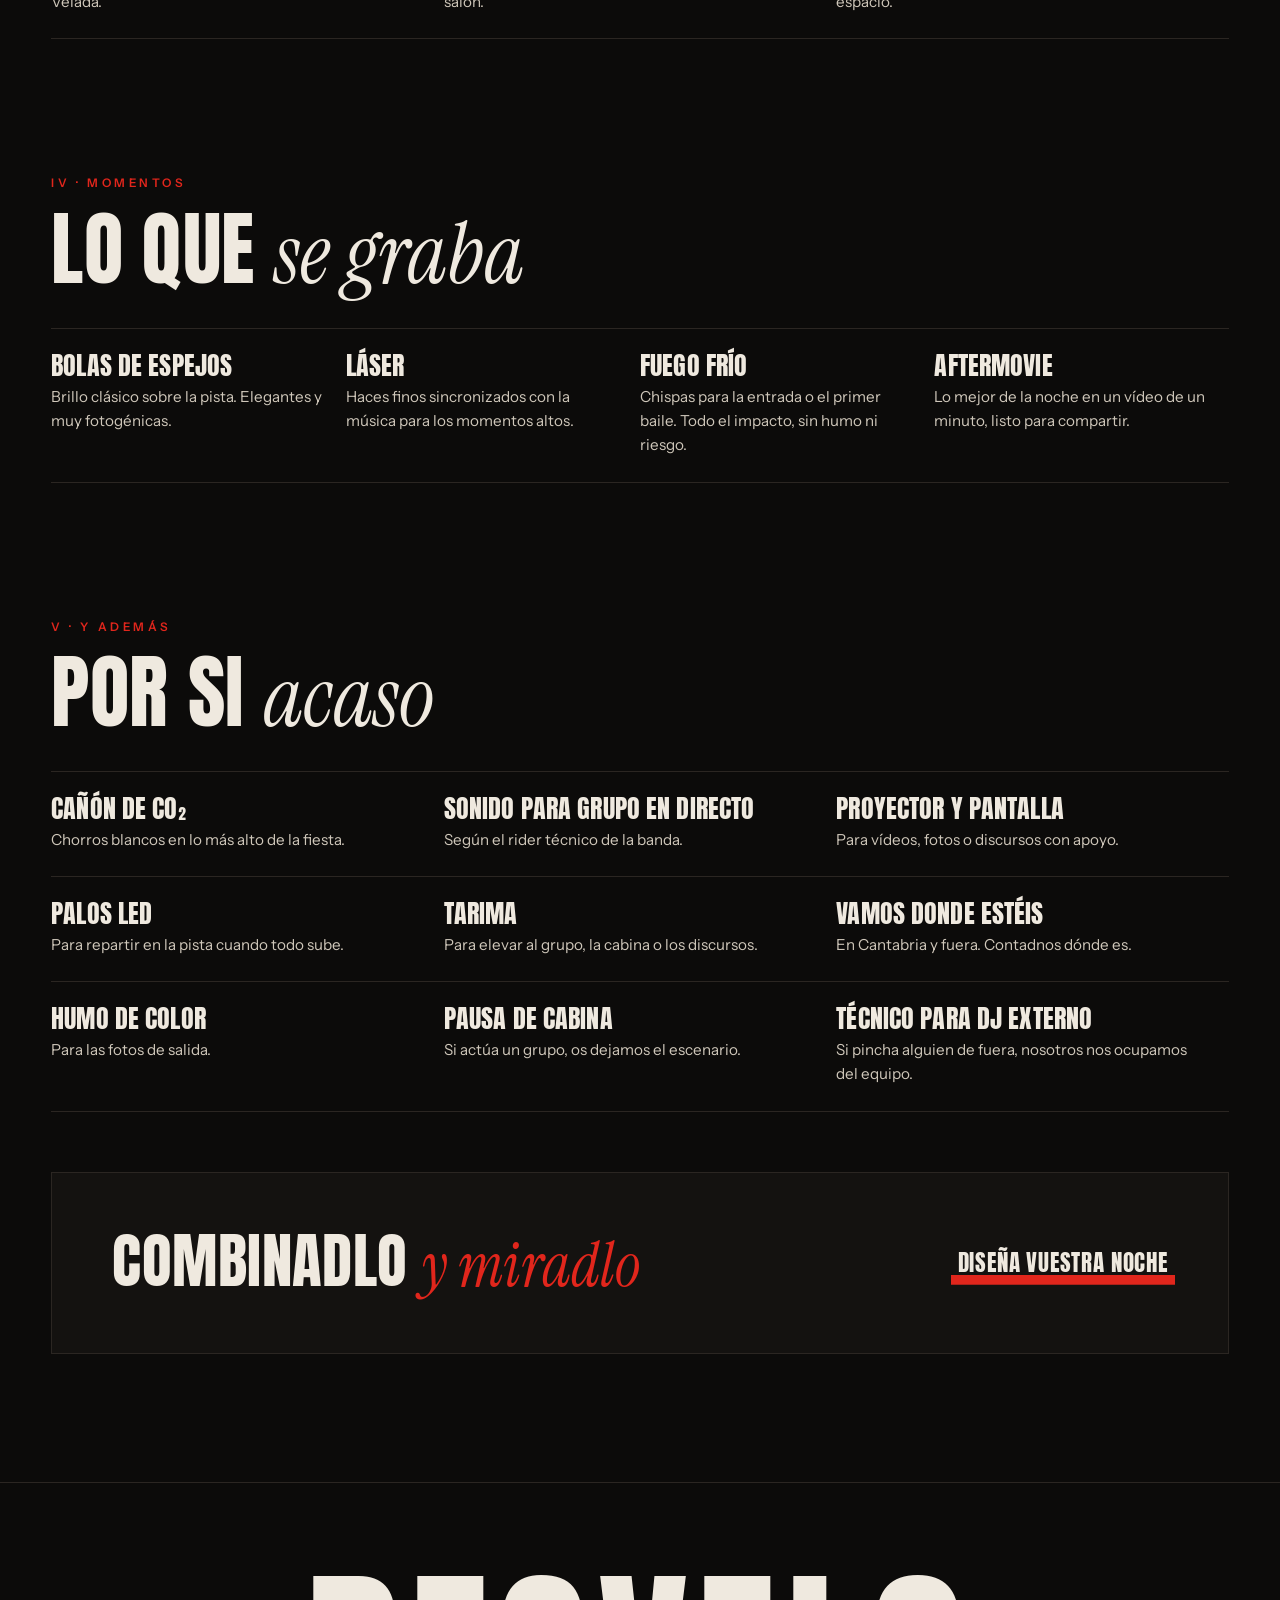
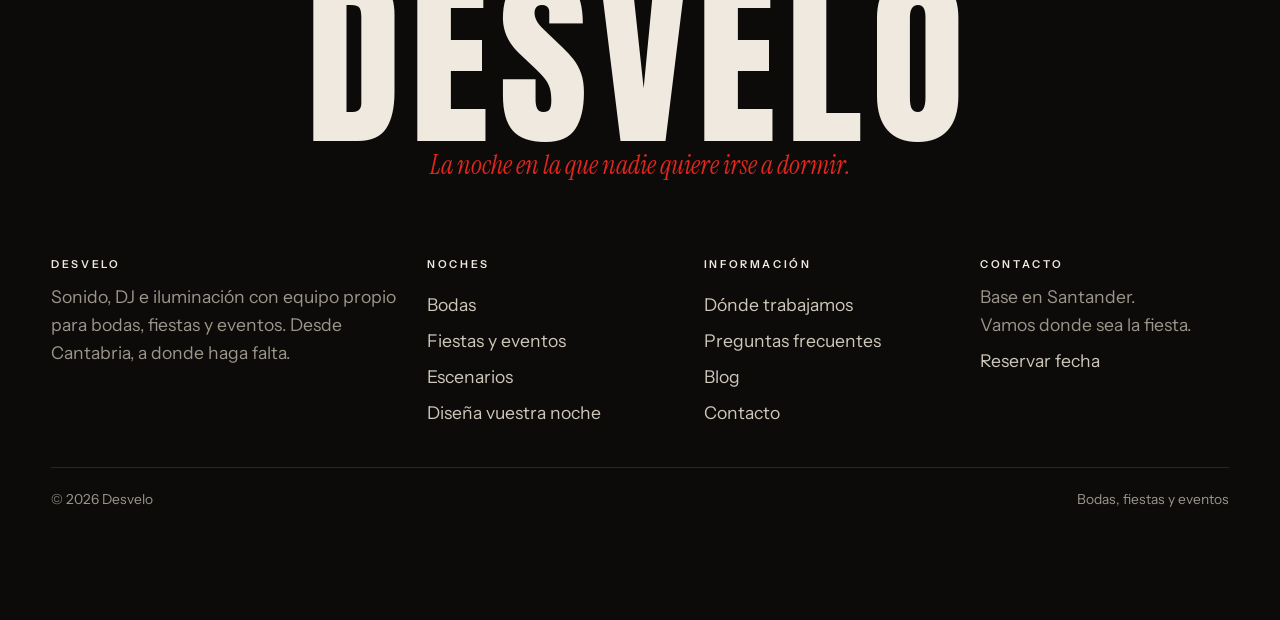
<file: escenarios/index.html>
<!DOCTYPE html>
<html lang="es-ES">
<head>
<meta charset="utf-8">
<meta name="viewport" content="width=device-width, initial-scale=1">
<title>Escenarios, sonido y luces para bodas y eventos en Cantabria | Desvelo</title>
<meta name="description" content="La Sesión Desvelo y tres escenarios de sonido e iluminación con equipo propio: Velada, Madrugada y Amanecer. Extras como fuego frío, CO₂ o pantallas LED.">
<meta name="robots" content="index,follow">
<link rel="canonical" href="https://desvelo.es/escenarios/">
<meta name="theme-color" content="#0C0B0A">
<meta name="geo.region" content="ES-S">
<meta name="geo.placename" content="Santander, Cantabria">
<meta property="og:locale" content="es_ES">
<meta property="og:site_name" content="Desvelo">
<meta property="og:title" content="Escenarios, sonido y luces para bodas y eventos en Cantabria | Desvelo">
<meta property="og:description" content="La Sesión Desvelo y tres escenarios de sonido e iluminación con equipo propio: Velada, Madrugada y Amanecer. Extras como fuego frío, CO₂ o pantallas LED.">
<meta property="og:type" content="website">
<meta property="og:url" content="https://desvelo.es/escenarios/">
<meta property="og:image" content="https://desvelo.es/img/og.jpg">
<meta property="og:image:width" content="1200">
<meta property="og:image:height" content="630">
<meta name="twitter:card" content="summary_large_image">
<link rel="icon" href="data:image/svg+xml,%3Csvg xmlns='http://www.w3.org/2000/svg' viewBox='0 0 100 100'%3E%3Crect width='100' height='100' fill='%230C0B0A'/%3E%3Cpath d='M28 18h22c19 0 30 13 30 32S69 82 50 82H28zM42 30v40h7c11 0 17-8 17-20s-6-20-17-20z' fill='%23E1261C' fill-rule='evenodd'/%3E%3C/svg%3E">
<link rel="preconnect" href="https://fonts.googleapis.com">
<link rel="preconnect" href="https://fonts.gstatic.com" crossorigin>
<link href="https://fonts.googleapis.com/css2?family=Anton&family=Instrument+Sans:wght@400;500;600;700&family=Instrument+Serif:ital@0;1&display=swap" rel="stylesheet">
<link rel="stylesheet" href="/css/site.css">
<script type="application/ld+json">{"@context": "https://schema.org", "@type": "LocalBusiness", "@id": "https://desvelo.es/#negocio", "name": "Desvelo", "slogan": "La noche en la que nadie quiere irse a dormir.", "description": "Sonido, DJ e iluminación con equipo propio para bodas, fiestas y eventos en Cantabria.", "url": "https://desvelo.es/", "logo": "https://desvelo.es/img/logo.png", "image": "https://desvelo.es/img/og.jpg", "address": {"@type": "PostalAddress", "addressLocality": "Santander", "addressRegion": "Cantabria", "addressCountry": "ES"}, "areaServed": {"@type": "AdministrativeArea", "name": "Cantabria"}, "knowsAbout": ["DJ para bodas", "Sonido para eventos", "Iluminación para eventos", "Escenarios para fiestas"]}</script>
<script type="application/ld+json">{"@context": "https://schema.org", "@type": "BreadcrumbList", "itemListElement": [{"@type": "ListItem", "position": 1, "name": "Inicio", "item": "https://desvelo.es/"}, {"@type": "ListItem", "position": 2, "name": "Escenarios", "item": "https://desvelo.es/escenarios/"}]}</script>
</head>
<body data-page="catalogo" data-base="/" data-idx="">
<a class="skip" href="#main">Saltar al contenido</a>

<header class="site">
  <div class="wrap nav">
    <a class="logo" href="/" aria-label="Desvelo, inicio">DESVELO</a>
    <nav class="tabs" aria-label="Páginas">
      <a href="/" data-nav="inicio" class="hide-xs">Inicio</a>
      <a href="/bodas/" data-nav="bodas">Bodas</a>
      <a href="/escenarios/" data-nav="catalogo">Escenarios</a>
      <a href="/tu-noche/" data-nav="monta">Tu noche</a>
      <a href="/contacto/" data-nav="contacto">Contacto</a>
    </nav>
  </div>
</header>

<main id="main">
<section class="page-head">
  <div class="wrap">
    <span class="kicker">Escenarios 2026–27</span>
    <h1>Sonido, luz <span class="it">y escenarios</span></h1>
    <p class="lead">La música para cada momento, tres escenarios y extras para cuando la noche lo pide. Todo con equipo propio y adaptado a vuestro espacio, estéis donde estéis.</p>
  </div>
</section>

<section style="padding-top:0" aria-labelledby="h-svc">
  <div class="wrap">
    <span class="kicker">I · La música</span>
    <h2 class="big" id="h-svc">Del «sí, quiero» <span class="it">a la pista</span></h2>
    <div class="svc">
      <article><small>Ceremonia</small><h3>Que se os oiga</h3><p>Micrófonos inalámbricos para quien oficia y para las lecturas, y música para la entrada, los anillos y la salida.</p></article>
      <article><small>Cóctel</small><h3>Que se note</h3><p>Lista a medida o DJ en directo. Ritmos que acompañan la conversación y van subiendo con ella.</p></article>
      <article><small>Banquete</small><h3>Que llegue</h3><p>La entrada al salón, el ramo, el discurso que hace llorar a medio comedor. Cada golpe, a tiempo.</p></article>
    </div>
    <div class="session">
      <div>
        <span class="kicker">La Sesión Desvelo</span>
        <h3 style="margin-top:12px">Ni lista cerrada <span class="it">ni guion fijo</span></h3>
        <p>La sesión se construye en directo, mirando a la pista y a vuestra gente. Remezclas y versiones propias, adaptadas a lo que os gusta y a lo que pide la noche: cuándo subir, cuándo sorprender y cuándo dejar respirar.</p>
      </div>
      <ul>
        <li>DJ especializado en bodas y eventos</li>
        <li>Música preparada a vuestra medida</li>
        <li>Reunión previa para estilos y momentos clave</li>
        <li>Sonido profesional y micrófonos</li>
        <li>Cuatro horas de sesión, ampliables</li>
      </ul>
    </div>
  </div>
</section>

<section style="padding-top:0" aria-labelledby="h-setups">
  <div class="wrap">
    <span class="kicker">II · Escenarios</span>
    <h2 class="big" id="h-setups">Velada, Madrugada <span class="it">y Amanecer</span></h2>
    <p class="lead">Cada escenario va sincronizado con la música, se adapta al espacio y se puede ampliar.</p>
    <div class="setups" id="setups"></div>
    <div class="rider">
      <div class="rider-h"><span class="kicker">Equipo propio</span><h3>Lo que llevamos</h3><p>Lo conocemos de memoria y lo revisamos después de cada noche. Sin sorpresas.</p></div>
      <div class="rider-c"><h4>Sonido</h4><ul><li><b>2×</b> RCF ART 715 · 15″</li><li><b>1×</b> Subwoofer RCF 708 · 18″</li><li><b>Micros</b> inalámbricos</li><li><b>Soportes</b> Gravity</li></ul></div>
      <div class="rider-c"><h4>Luz</h4><ul><li><b>2×</b> Beam 230 W</li><li><b>4×</b> Beam 100 W</li><li><b>2×</b> Matrix 5 × 5</li><li><b>4×</b> Barras LED</li><li><b>1×</b> Láser</li><li><b>Humo</b> y mesa DMX</li></ul></div>
      <div class="rider-c"><h4>Estructura</h4><ul><li><b>Puente</b> de luces 3 m</li><li><b>Tarima</b> 2 × 2 m</li><li><b>Cabinas</b> DJ, una con tótem</li></ul></div>
    </div>
  </div>
</section>

<section style="padding-top:0" aria-labelledby="h-addons">
  <div class="wrap">
    <span class="kicker">III · Mejoras</span>
    <h2 class="big" id="h-addons">Un paso <span class="it">más</span></h2>
    <div class="extras addons" id="addons"></div>
  </div>
</section>

<section style="padding-top:0" aria-labelledby="h-vis">
  <div class="wrap">
    <span class="kicker">IV · Momentos</span>
    <h2 class="big" id="h-vis">Lo que <span class="it">se graba</span></h2>
    <div class="extras four" id="visual"></div>
  </div>
</section>

<section style="padding-top:0" aria-labelledby="h-oth">
  <div class="wrap">
    <span class="kicker">V · Y además</span>
    <h2 class="big" id="h-oth">Por si <span class="it">acaso</span></h2>
    <div class="extras" id="others"></div>
    <div class="band" style="margin-top:60px"><h2>Combinadlo <span class="it">y miradlo</span></h2><a class="btn btn-red" href="/tu-noche/">Diseña vuestra noche</a></div>
  </div>
</section>

</main>

<footer class="site">
  <div class="wrap">
    <p class="foot-word" aria-hidden="true">DESVELO<span>La noche en la que nadie quiere irse a dormir.</span></p>
  </div>
  <div class="wrap foot2">
    <div><h2>Desvelo</h2><p>Sonido, DJ e iluminación con equipo propio para bodas, fiestas y eventos. Desde Cantabria, a donde haga falta.</p></div>
    <nav aria-label="Servicios"><h2>Noches</h2><a href="/bodas/">Bodas</a><a href="/fiestas-y-eventos/">Fiestas y eventos</a><a href="/escenarios/">Escenarios</a><a href="/tu-noche/">Diseña vuestra noche</a></nav>
    <nav aria-label="Información"><h2>Información</h2><a href="/dj-eventos-cantabria/">Dónde trabajamos</a><a href="/preguntas-frecuentes/">Preguntas frecuentes</a><a href="/blog/">Blog</a><a href="/contacto/">Contacto</a></nav>
    <div><h2>Contacto</h2><p>Base en Santander.<br>Vamos donde sea la fiesta.</p><p style="margin-top:8px"><a href="/contacto/">Reservar fecha</a></p></div>
  </div>
  <div class="wrap legal"><span>© <span class="year">2026</span> Desvelo</span><span>Bodas, fiestas y eventos</span></div>
</footer>

<div class="fab"><a class="seal" href="/contacto/" aria-label="Reservar fecha"><svg viewBox="0 0 104 104" aria-hidden="true"><defs><path id="sealc" d="M52 52m-38 0a38 38 0 1 1 76 0a38 38 0 1 1-76 0"/></defs><text textLength="236" lengthAdjust="spacing"><textPath href="#sealc" textLength="236">Reservar fecha · Reservar fecha ·</textPath></text></svg><b aria-hidden="true">D</b></a></div>
<script src="/js/site.js"></script>
</body>
</html>
</file>
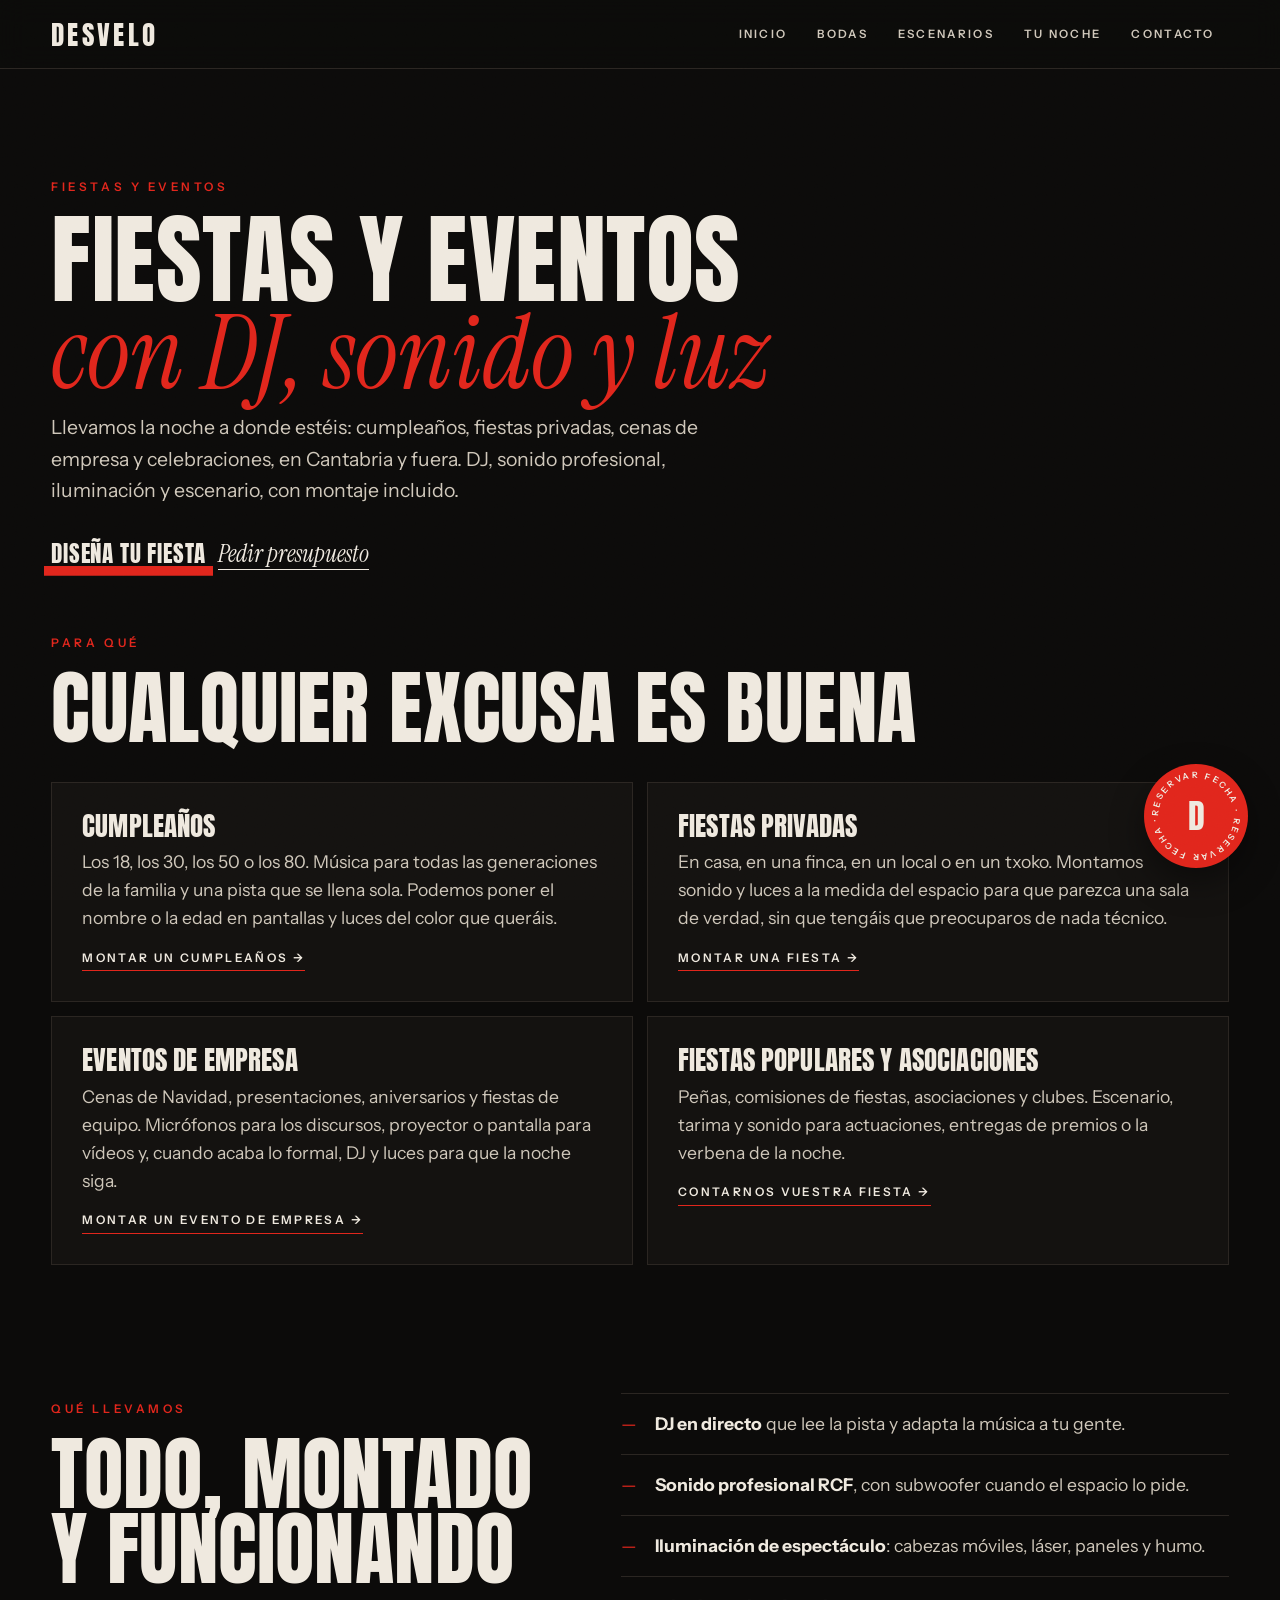
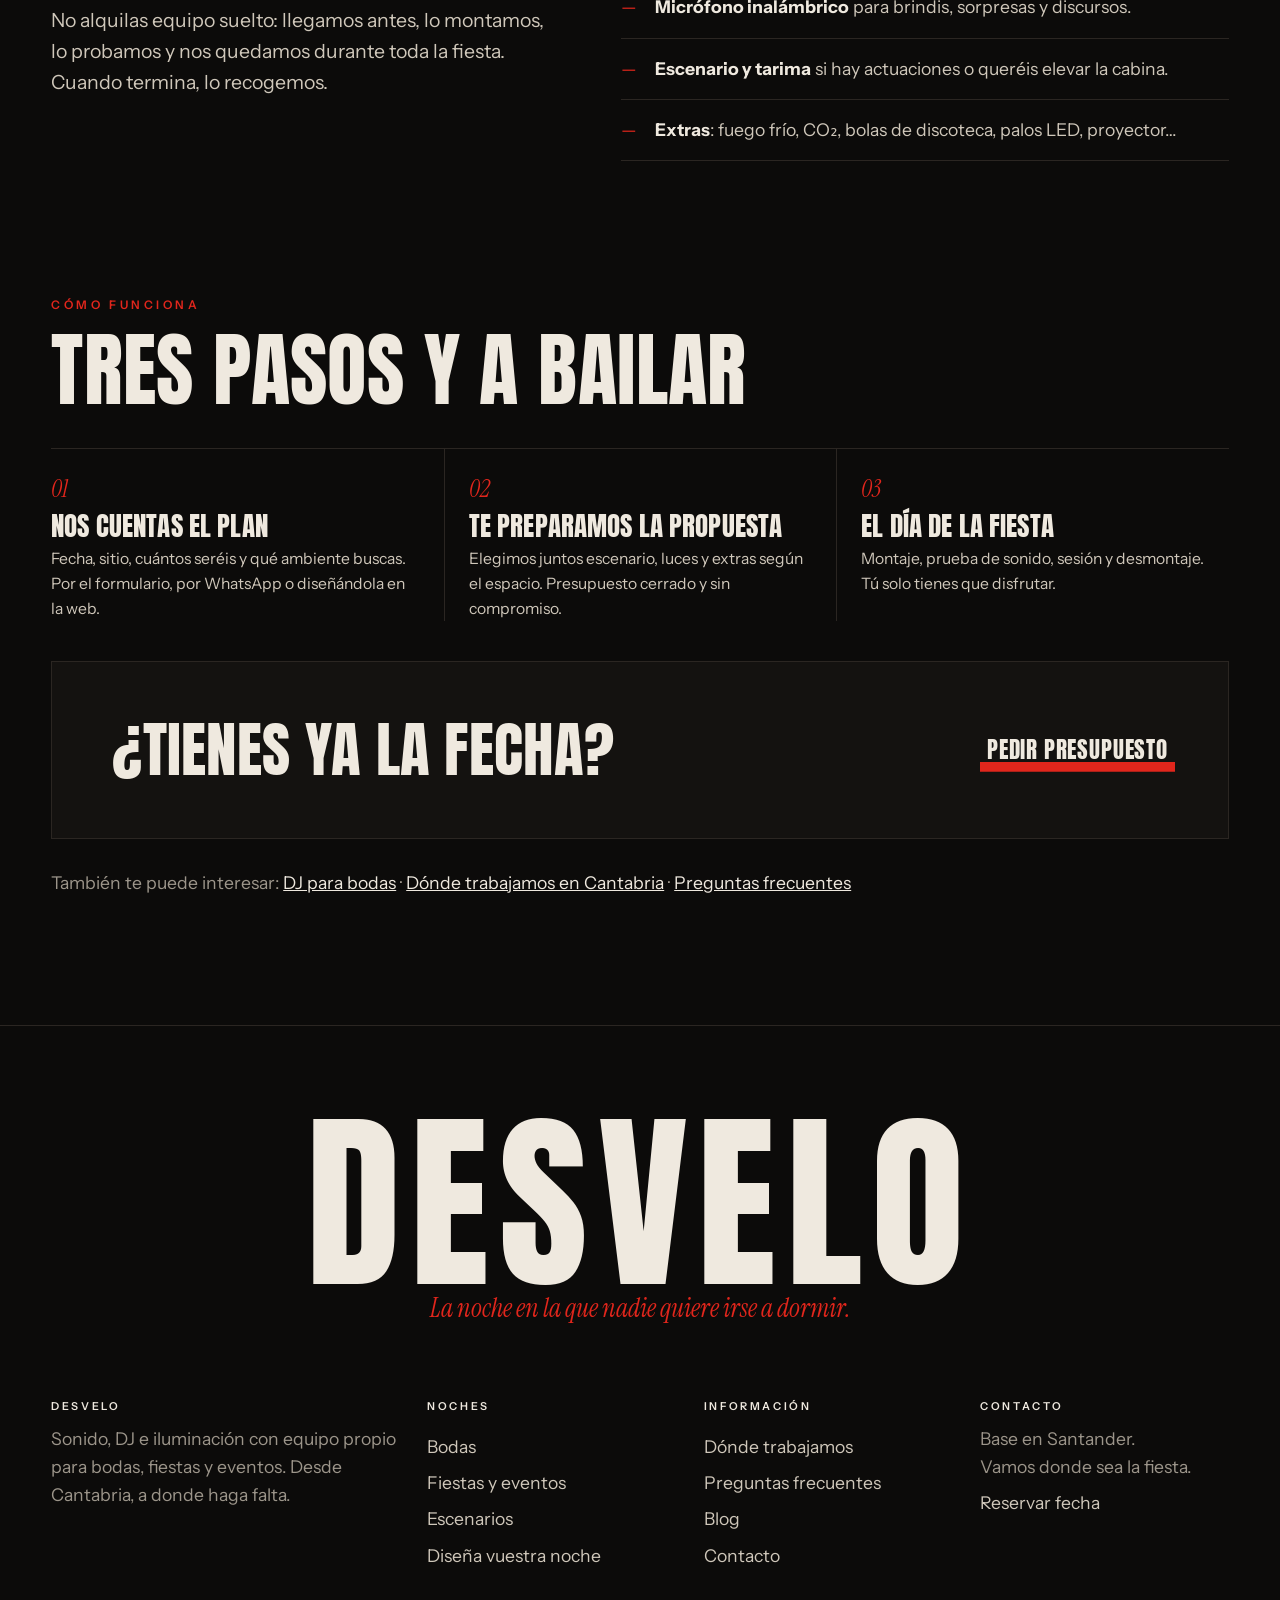
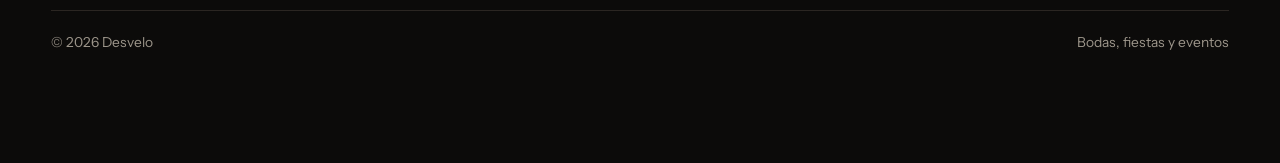
<file: fiestas-y-eventos/index.html>
<!DOCTYPE html>
<html lang="es-ES">
<head>
<meta charset="utf-8">
<meta name="viewport" content="width=device-width, initial-scale=1">
<title>Fiestas, cumpleaños y eventos de empresa en Cantabria | Desvelo</title>
<meta name="description" content="DJ, sonido e iluminación para cumpleaños, fiestas privadas, cenas de empresa y fiestas populares en Santander y toda Cantabria. Montaje incluido.">
<meta name="robots" content="index,follow">
<link rel="canonical" href="https://desvelo.es/fiestas-y-eventos/">
<meta name="theme-color" content="#0C0B0A">
<meta name="geo.region" content="ES-S">
<meta name="geo.placename" content="Santander, Cantabria">
<meta property="og:locale" content="es_ES">
<meta property="og:site_name" content="Desvelo">
<meta property="og:title" content="Fiestas, cumpleaños y eventos de empresa en Cantabria | Desvelo">
<meta property="og:description" content="DJ, sonido e iluminación para cumpleaños, fiestas privadas, cenas de empresa y fiestas populares en Santander y toda Cantabria. Montaje incluido.">
<meta property="og:type" content="website">
<meta property="og:url" content="https://desvelo.es/fiestas-y-eventos/">
<meta property="og:image" content="https://desvelo.es/img/og.jpg">
<meta property="og:image:width" content="1200">
<meta property="og:image:height" content="630">
<meta name="twitter:card" content="summary_large_image">
<link rel="icon" href="data:image/svg+xml,%3Csvg xmlns='http://www.w3.org/2000/svg' viewBox='0 0 100 100'%3E%3Crect width='100' height='100' fill='%230C0B0A'/%3E%3Cpath d='M28 18h22c19 0 30 13 30 32S69 82 50 82H28zM42 30v40h7c11 0 17-8 17-20s-6-20-17-20z' fill='%23E1261C' fill-rule='evenodd'/%3E%3C/svg%3E">
<link rel="preconnect" href="https://fonts.googleapis.com">
<link rel="preconnect" href="https://fonts.gstatic.com" crossorigin>
<link href="https://fonts.googleapis.com/css2?family=Anton&family=Instrument+Sans:wght@400;500;600;700&family=Instrument+Serif:ital@0;1&display=swap" rel="stylesheet">
<link rel="stylesheet" href="/css/site.css">
<script type="application/ld+json">{"@context": "https://schema.org", "@type": "LocalBusiness", "@id": "https://desvelo.es/#negocio", "name": "Desvelo", "slogan": "La noche en la que nadie quiere irse a dormir.", "description": "Sonido, DJ e iluminación con equipo propio para bodas, fiestas y eventos en Cantabria.", "url": "https://desvelo.es/", "logo": "https://desvelo.es/img/logo.png", "image": "https://desvelo.es/img/og.jpg", "address": {"@type": "PostalAddress", "addressLocality": "Santander", "addressRegion": "Cantabria", "addressCountry": "ES"}, "areaServed": {"@type": "AdministrativeArea", "name": "Cantabria"}, "knowsAbout": ["DJ para bodas", "Sonido para eventos", "Iluminación para eventos", "Escenarios para fiestas"]}</script>
<script type="application/ld+json">{"@context": "https://schema.org", "@type": "BreadcrumbList", "itemListElement": [{"@type": "ListItem", "position": 1, "name": "Inicio", "item": "https://desvelo.es/"}, {"@type": "ListItem", "position": 2, "name": "Fiestas y eventos", "item": "https://desvelo.es/fiestas-y-eventos/"}]}</script>
</head>
<body data-page="eventos" data-base="/" data-idx="">
<a class="skip" href="#main">Saltar al contenido</a>

<header class="site">
  <div class="wrap nav">
    <a class="logo" href="/" aria-label="Desvelo, inicio">DESVELO</a>
    <nav class="tabs" aria-label="Páginas">
      <a href="/" data-nav="inicio" class="hide-xs">Inicio</a>
      <a href="/bodas/" data-nav="bodas">Bodas</a>
      <a href="/escenarios/" data-nav="catalogo">Escenarios</a>
      <a href="/tu-noche/" data-nav="monta">Tu noche</a>
      <a href="/contacto/" data-nav="contacto">Contacto</a>
    </nav>
  </div>
</header>

<main id="main">
<section class="page-head">
  <div class="wrap">
    <span class="kicker">Fiestas y eventos</span>
    <h1>Fiestas y eventos <span class="it">con DJ, sonido y luz</span></h1>
    <p class="lead">Llevamos la noche a donde estéis: cumpleaños, fiestas privadas, cenas de empresa y celebraciones, en Cantabria y fuera. DJ, sonido profesional, iluminación y escenario, con montaje incluido.</p>
    <div class="ctas" style="display:flex;flex-wrap:wrap;gap:12px;margin-top:26px"><a class="btn btn-red" href="/tu-noche/?tipo=fiesta">Diseña tu fiesta</a><a class="btn btn-line" href="/contacto/">Pedir presupuesto</a></div>
  </div>
</section>

<section style="padding-top:0" aria-labelledby="h-tipos">
  <div class="wrap">
    <span class="kicker">Para qué</span>
    <h2 class="big" id="h-tipos">Cualquier excusa es buena</h2>
    <div class="cards4">
      <article class="card"><h3>Cumpleaños</h3><p>Los 18, los 30, los 50 o los 80. Música para todas las generaciones de la familia y una pista que se llena sola. Podemos poner el nombre o la edad en pantallas y luces del color que queráis.</p><a class="more" href="/tu-noche/?tipo=cumple">Montar un cumpleaños →</a></article>
      <article class="card"><h3>Fiestas privadas</h3><p>En casa, en una finca, en un local o en un txoko. Montamos sonido y luces a la medida del espacio para que parezca una sala de verdad, sin que tengáis que preocuparos de nada técnico.</p><a class="more" href="/tu-noche/?tipo=fiesta">Montar una fiesta →</a></article>
      <article class="card"><h3>Eventos de empresa</h3><p>Cenas de Navidad, presentaciones, aniversarios y fiestas de equipo. Micrófonos para los discursos, proyector o pantalla para vídeos y, cuando acaba lo formal, DJ y luces para que la noche siga.</p><a class="more" href="/tu-noche/?tipo=empresa">Montar un evento de empresa →</a></article>
      <article class="card"><h3>Fiestas populares y asociaciones</h3><p>Peñas, comisiones de fiestas, asociaciones y clubes. Escenario, tarima y sonido para actuaciones, entregas de premios o la verbena de la noche.</p><a class="more" href="/contacto/">Contarnos vuestra fiesta →</a></article>
    </div>
  </div>
</section>

<section style="padding-top:0" aria-labelledby="h-incl">
  <div class="wrap two">
    <div>
      <span class="kicker">Qué llevamos</span>
      <h2 class="big" id="h-incl">Todo, montado y funcionando</h2>
      <p class="lead">No alquilas equipo suelto: llegamos antes, lo montamos, lo probamos y nos quedamos durante toda la fiesta. Cuando termina, lo recogemos.</p>
    </div>
    <ul class="ticks">
      <li><b>DJ en directo</b> que lee la pista y adapta la música a tu gente.</li>
      <li><b>Sonido profesional RCF</b>, con subwoofer cuando el espacio lo pide.</li>
      <li><b>Iluminación de espectáculo</b>: cabezas móviles, láser, paneles y humo.</li>
      <li><b>Micrófono inalámbrico</b> para brindis, sorpresas y discursos.</li>
      <li><b>Escenario y tarima</b> si hay actuaciones o queréis elevar la cabina.</li>
      <li><b>Extras</b>: fuego frío, CO₂, bolas de discoteca, palos LED, proyector…</li>
    </ul>
  </div>
</section>

<section style="padding-top:0" aria-labelledby="h-pasos-ev">
  <div class="wrap">
    <span class="kicker">Cómo funciona</span>
    <h2 class="big" id="h-pasos-ev">Tres pasos y a bailar</h2>
    <div class="steps">
      <div class="step"><div class="n">01</div><h3>Nos cuentas el plan</h3><p>Fecha, sitio, cuántos seréis y qué ambiente buscas. Por el formulario, por WhatsApp o diseñándola en la web.</p></div>
      <div class="step"><div class="n">02</div><h3>Te preparamos la propuesta</h3><p>Elegimos juntos escenario, luces y extras según el espacio. Presupuesto cerrado y sin compromiso.</p></div>
      <div class="step"><div class="n">03</div><h3>El día de la fiesta</h3><p>Montaje, prueba de sonido, sesión y desmontaje. Tú solo tienes que disfrutar.</p></div>
    </div>
    <div class="band" style="margin-top:40px"><h2>¿Tienes ya la fecha?</h2><a class="btn btn-red" href="/contacto/">Pedir presupuesto</a></div>
    <p class="seealso">También te puede interesar: <a href="/bodas/">DJ para bodas</a> · <a href="/dj-eventos-cantabria/">Dónde trabajamos en Cantabria</a> · <a href="/preguntas-frecuentes/">Preguntas frecuentes</a></p>
  </div>
</section>

</main>

<footer class="site">
  <div class="wrap">
    <p class="foot-word" aria-hidden="true">DESVELO<span>La noche en la que nadie quiere irse a dormir.</span></p>
  </div>
  <div class="wrap foot2">
    <div><h2>Desvelo</h2><p>Sonido, DJ e iluminación con equipo propio para bodas, fiestas y eventos. Desde Cantabria, a donde haga falta.</p></div>
    <nav aria-label="Servicios"><h2>Noches</h2><a href="/bodas/">Bodas</a><a href="/fiestas-y-eventos/">Fiestas y eventos</a><a href="/escenarios/">Escenarios</a><a href="/tu-noche/">Diseña vuestra noche</a></nav>
    <nav aria-label="Información"><h2>Información</h2><a href="/dj-eventos-cantabria/">Dónde trabajamos</a><a href="/preguntas-frecuentes/">Preguntas frecuentes</a><a href="/blog/">Blog</a><a href="/contacto/">Contacto</a></nav>
    <div><h2>Contacto</h2><p>Base en Santander.<br>Vamos donde sea la fiesta.</p><p style="margin-top:8px"><a href="/contacto/">Reservar fecha</a></p></div>
  </div>
  <div class="wrap legal"><span>© <span class="year">2026</span> Desvelo</span><span>Bodas, fiestas y eventos</span></div>
</footer>

<div class="fab"><a class="seal" href="/contacto/" aria-label="Reservar fecha"><svg viewBox="0 0 104 104" aria-hidden="true"><defs><path id="sealc" d="M52 52m-38 0a38 38 0 1 1 76 0a38 38 0 1 1-76 0"/></defs><text textLength="236" lengthAdjust="spacing"><textPath href="#sealc" textLength="236">Reservar fecha · Reservar fecha ·</textPath></text></svg><b aria-hidden="true">D</b></a></div>
<script src="/js/site.js"></script>
</body>
</html>
</file>
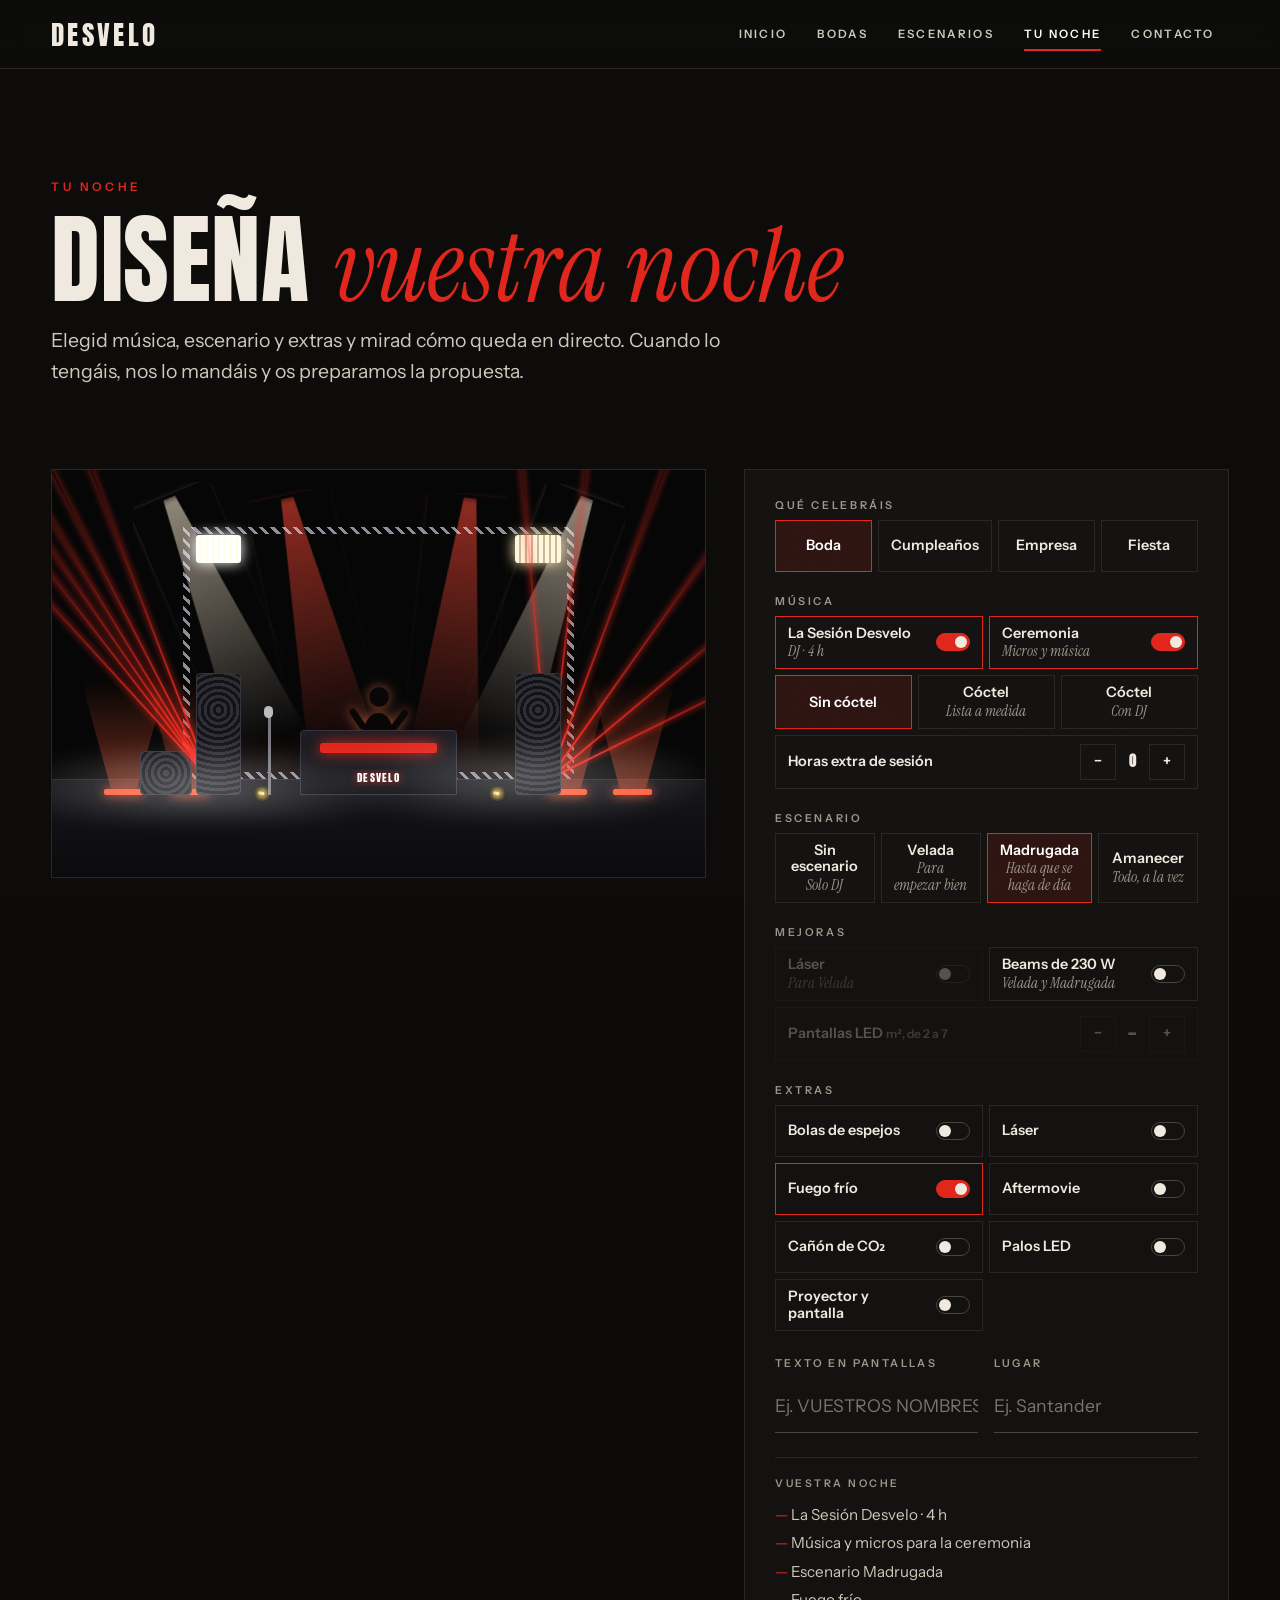
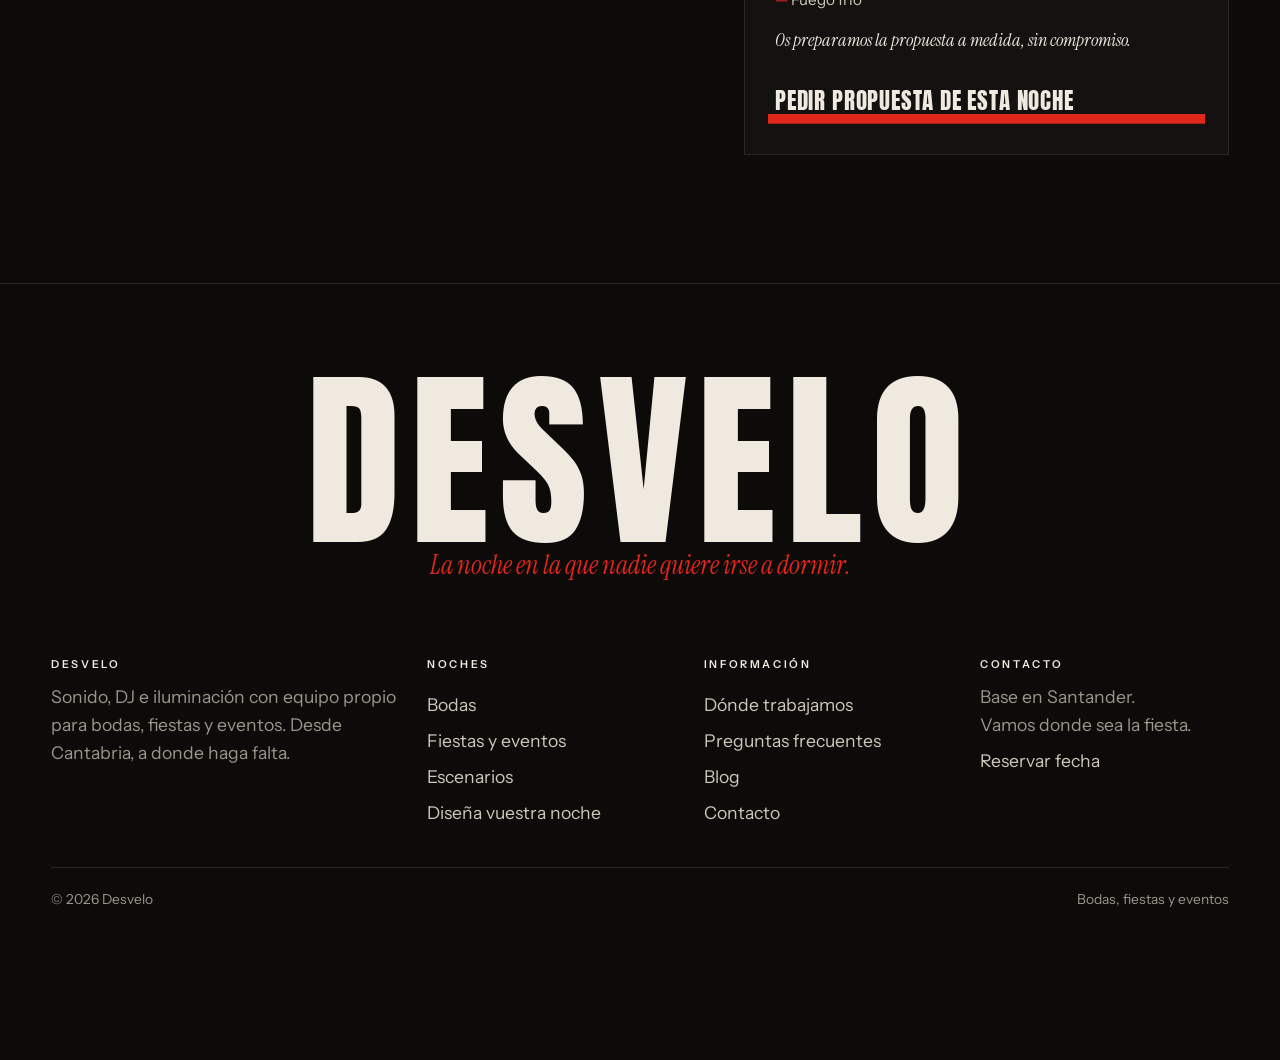
<file: monta-tu-evento/index.html>
<!DOCTYPE html><html lang="es-ES"><head><meta charset="utf-8"><title>Desvelo</title><meta name="robots" content="noindex"><link rel="canonical" href="https://desvelo.es/tu-noche/"><meta http-equiv="refresh" content="0;url=/tu-noche/"></head><body><a href="/tu-noche/">Seguir</a></body></html>
</file>
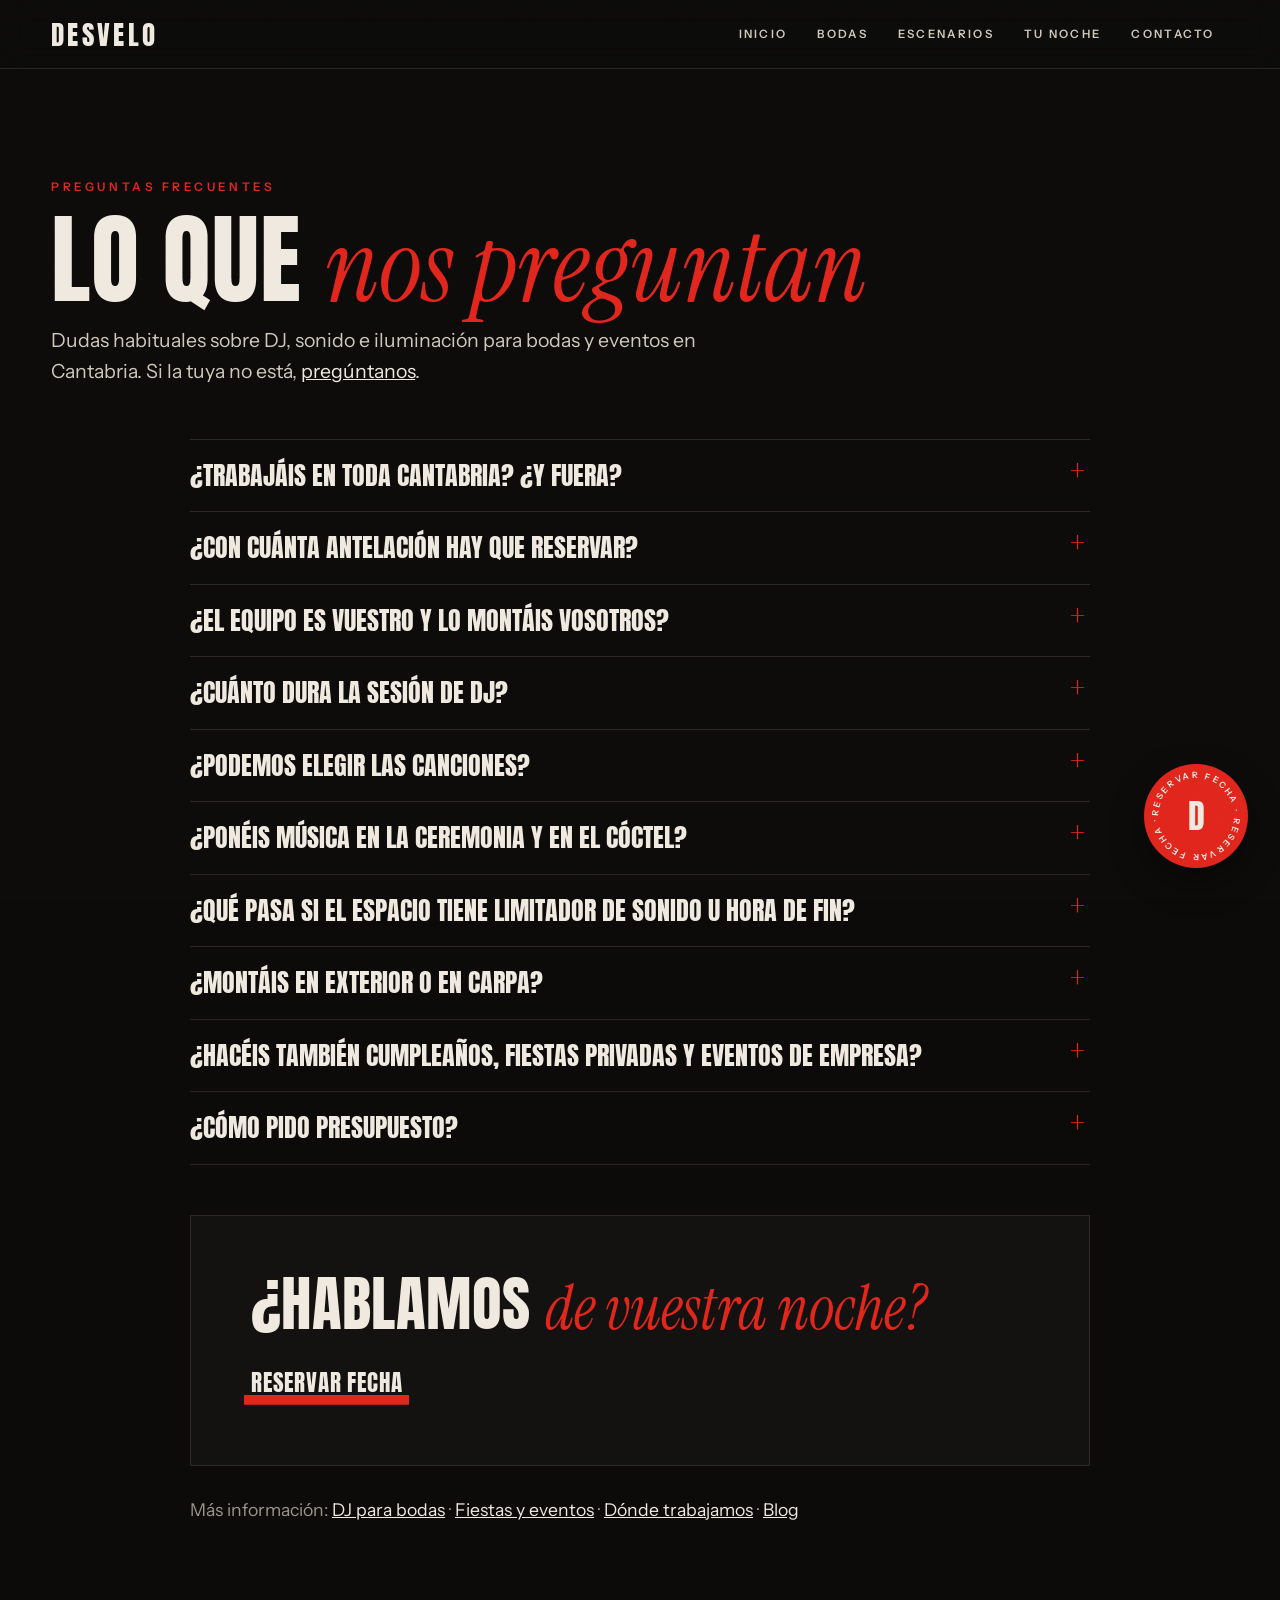
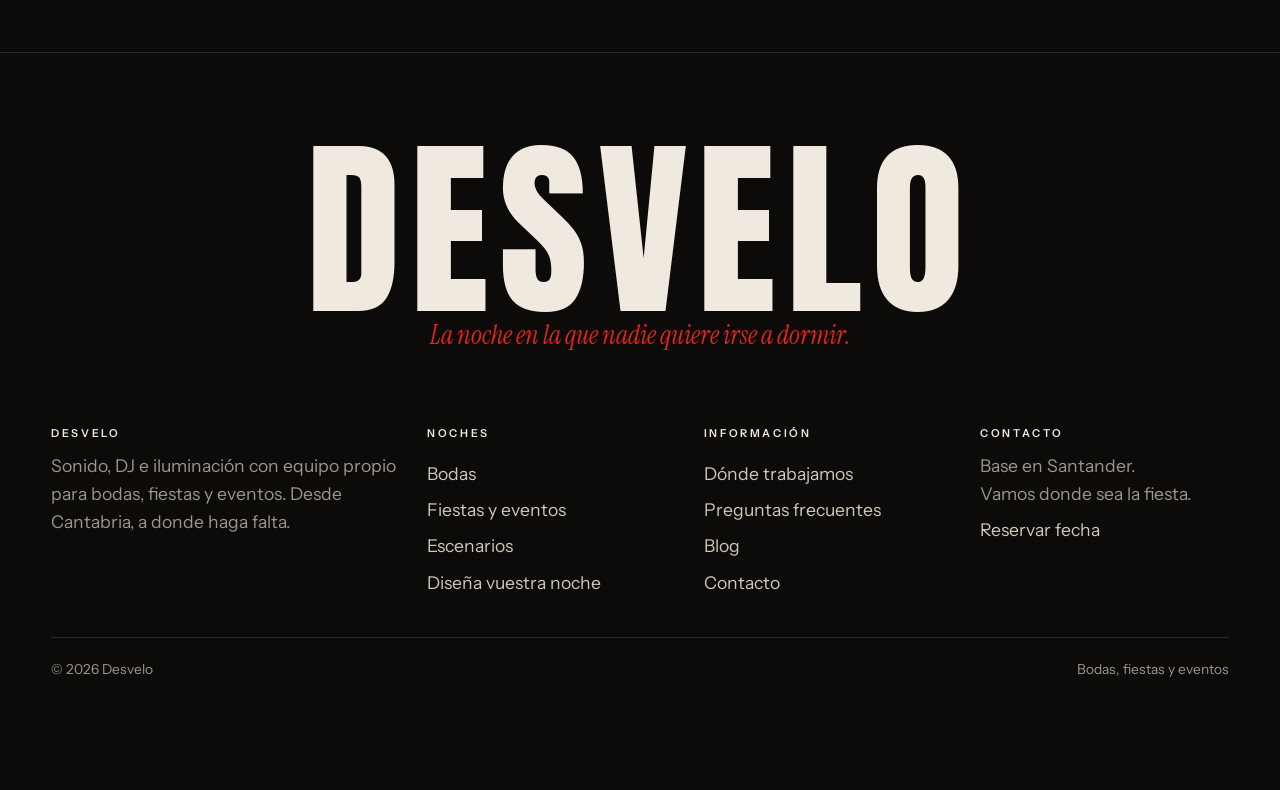
<file: preguntas-frecuentes/index.html>
<!DOCTYPE html>
<html lang="es-ES">
<head>
<meta charset="utf-8">
<meta name="viewport" content="width=device-width, initial-scale=1">
<title>Preguntas frecuentes sobre DJ y sonido para bodas y eventos | Desvelo</title>
<meta name="description" content="Reservas, duración de la sesión, canciones, limitadores de sonido, exteriores y más: respuestas sobre DJ y sonido para bodas y eventos en Cantabria.">
<meta name="robots" content="index,follow">
<link rel="canonical" href="https://desvelo.es/preguntas-frecuentes/">
<meta name="theme-color" content="#0C0B0A">
<meta name="geo.region" content="ES-S">
<meta name="geo.placename" content="Santander, Cantabria">
<meta property="og:locale" content="es_ES">
<meta property="og:site_name" content="Desvelo">
<meta property="og:title" content="Preguntas frecuentes sobre DJ y sonido para bodas y eventos | Desvelo">
<meta property="og:description" content="Reservas, duración de la sesión, canciones, limitadores de sonido, exteriores y más: respuestas sobre DJ y sonido para bodas y eventos en Cantabria.">
<meta property="og:type" content="website">
<meta property="og:url" content="https://desvelo.es/preguntas-frecuentes/">
<meta property="og:image" content="https://desvelo.es/img/og.jpg">
<meta property="og:image:width" content="1200">
<meta property="og:image:height" content="630">
<meta name="twitter:card" content="summary_large_image">
<link rel="icon" href="data:image/svg+xml,%3Csvg xmlns='http://www.w3.org/2000/svg' viewBox='0 0 100 100'%3E%3Crect width='100' height='100' fill='%230C0B0A'/%3E%3Cpath d='M28 18h22c19 0 30 13 30 32S69 82 50 82H28zM42 30v40h7c11 0 17-8 17-20s-6-20-17-20z' fill='%23E1261C' fill-rule='evenodd'/%3E%3C/svg%3E">
<link rel="preconnect" href="https://fonts.googleapis.com">
<link rel="preconnect" href="https://fonts.gstatic.com" crossorigin>
<link href="https://fonts.googleapis.com/css2?family=Anton&family=Instrument+Sans:wght@400;500;600;700&family=Instrument+Serif:ital@0;1&display=swap" rel="stylesheet">
<link rel="stylesheet" href="/css/site.css">
<script type="application/ld+json">{"@context": "https://schema.org", "@type": "LocalBusiness", "@id": "https://desvelo.es/#negocio", "name": "Desvelo", "slogan": "La noche en la que nadie quiere irse a dormir.", "description": "Sonido, DJ e iluminación con equipo propio para bodas, fiestas y eventos en Cantabria.", "url": "https://desvelo.es/", "logo": "https://desvelo.es/img/logo.png", "image": "https://desvelo.es/img/og.jpg", "address": {"@type": "PostalAddress", "addressLocality": "Santander", "addressRegion": "Cantabria", "addressCountry": "ES"}, "areaServed": {"@type": "AdministrativeArea", "name": "Cantabria"}, "knowsAbout": ["DJ para bodas", "Sonido para eventos", "Iluminación para eventos", "Escenarios para fiestas"]}</script>
<script type="application/ld+json">{"@context": "https://schema.org", "@type": "FAQPage", "mainEntity": [{"@type": "Question", "name": "¿Trabajáis en toda Cantabria? ¿Y fuera?", "acceptedAnswer": {"@type": "Answer", "text": "Sí, y también fuera. Nuestra base está en Santander y montamos en toda Cantabria, pero nos movemos a otras comunidades cuando el evento lo pide. Contadnos dónde es y lo vemos."}}, {"@type": "Question", "name": "¿Con cuánta antelación hay que reservar?", "acceptedAnswer": {"@type": "Answer", "text": "Cuanto antes, mejor, sobre todo para bodas de primavera y verano, que son las fechas que antes se llenan. Lo primero es reservar el día; el servicio exacto se puede cerrar más adelante."}}, {"@type": "Question", "name": "¿El equipo es vuestro y lo montáis vosotros?", "acceptedAnswer": {"@type": "Answer", "text": "Sí. Llevamos nuestro propio equipo de sonido e iluminación. El transporte, el montaje, la prueba de sonido y el desmontaje están incluidos."}}, {"@type": "Question", "name": "¿Cuánto dura la sesión de DJ?", "acceptedAnswer": {"@type": "Answer", "text": "La Sesión Desvelo incluye 4 horas de DJ en directo y se puede ampliar con horas extra si la fiesta lo pide."}}, {"@type": "Question", "name": "¿Podemos elegir las canciones?", "acceptedAnswer": {"@type": "Answer", "text": "Claro. Antes del evento os enviamos un cuestionario y hacemos una reunión previa para conocer vuestros gustos, las canciones imprescindibles, las prohibidas y los momentos especiales."}}, {"@type": "Question", "name": "¿Ponéis música en la ceremonia y en el cóctel?", "acceptedAnswer": {"@type": "Answer", "text": "Sí. Ofrecemos música y micrófonos inalámbricos para la ceremonia, y para el cóctel una lista a medida o DJ en directo."}}, {"@type": "Question", "name": "¿Qué pasa si el espacio tiene limitador de sonido u hora de fin?", "acceptedAnswer": {"@type": "Answer", "text": "Lo consultamos con el espacio antes del evento y adaptamos el equipo y la sesión para respetar el horario y el volumen permitidos."}}, {"@type": "Question", "name": "¿Montáis en exterior o en carpa?", "acceptedAnswer": {"@type": "Answer", "text": "Sí. Valoramos el espacio, el suelo, la corriente disponible y el plan B por si llueve, para que la fiesta no dependa del tiempo."}}, {"@type": "Question", "name": "¿Hacéis también cumpleaños, fiestas privadas y eventos de empresa?", "acceptedAnswer": {"@type": "Answer", "text": "Sí. Además de bodas, llevamos DJ, sonido y luces a cumpleaños, fiestas privadas, cenas y eventos de empresa y fiestas de asociaciones."}}, {"@type": "Question", "name": "¿Cómo pido presupuesto?", "acceptedAnswer": {"@type": "Answer", "text": "Desde la página de contacto, contándonos la fecha, el lugar y el número aproximado de invitados. También podéis diseñar vuestra noche en la web y enviárnosla directamente."}}]}</script>
<script type="application/ld+json">{"@context": "https://schema.org", "@type": "BreadcrumbList", "itemListElement": [{"@type": "ListItem", "position": 1, "name": "Inicio", "item": "https://desvelo.es/"}, {"@type": "ListItem", "position": 2, "name": "Preguntas frecuentes", "item": "https://desvelo.es/preguntas-frecuentes/"}]}</script>
</head>
<body data-page="faq" data-base="/" data-idx="">
<a class="skip" href="#main">Saltar al contenido</a>

<header class="site">
  <div class="wrap nav">
    <a class="logo" href="/" aria-label="Desvelo, inicio">DESVELO</a>
    <nav class="tabs" aria-label="Páginas">
      <a href="/" data-nav="inicio" class="hide-xs">Inicio</a>
      <a href="/bodas/" data-nav="bodas">Bodas</a>
      <a href="/escenarios/" data-nav="catalogo">Escenarios</a>
      <a href="/tu-noche/" data-nav="monta">Tu noche</a>
      <a href="/contacto/" data-nav="contacto">Contacto</a>
    </nav>
  </div>
</header>

<main id="main">
<section class="page-head">
  <div class="wrap">
    <span class="kicker">Preguntas frecuentes</span>
    <h1>Lo que <span class="it">nos preguntan</span></h1>
    <p class="lead">Dudas habituales sobre DJ, sonido e iluminación para bodas y eventos en Cantabria. Si la tuya no está, <a href="/contacto/">pregúntanos</a>.</p>
  </div>
</section>
<section style="padding-top:0"><div class="wrap faq">
<details><summary>¿Trabajáis en toda Cantabria? ¿Y fuera?</summary><p>Sí, y también fuera. Nuestra base está en Santander y montamos en toda Cantabria, pero nos movemos a otras comunidades cuando el evento lo pide. Contadnos dónde es y lo vemos.</p></details>
<details><summary>¿Con cuánta antelación hay que reservar?</summary><p>Cuanto antes, mejor, sobre todo para bodas de primavera y verano, que son las fechas que antes se llenan. Lo primero es reservar el día; el servicio exacto se puede cerrar más adelante.</p></details>
<details><summary>¿El equipo es vuestro y lo montáis vosotros?</summary><p>Sí. Llevamos nuestro propio equipo de sonido e iluminación. El transporte, el montaje, la prueba de sonido y el desmontaje están incluidos.</p></details>
<details><summary>¿Cuánto dura la sesión de DJ?</summary><p>La Sesión Desvelo incluye 4 horas de DJ en directo y se puede ampliar con horas extra si la fiesta lo pide.</p></details>
<details><summary>¿Podemos elegir las canciones?</summary><p>Claro. Antes del evento os enviamos un cuestionario y hacemos una reunión previa para conocer vuestros gustos, las canciones imprescindibles, las prohibidas y los momentos especiales.</p></details>
<details><summary>¿Ponéis música en la ceremonia y en el cóctel?</summary><p>Sí. Ofrecemos música y micrófonos inalámbricos para la ceremonia, y para el cóctel una lista a medida o DJ en directo.</p></details>
<details><summary>¿Qué pasa si el espacio tiene limitador de sonido u hora de fin?</summary><p>Lo consultamos con el espacio antes del evento y adaptamos el equipo y la sesión para respetar el horario y el volumen permitidos.</p></details>
<details><summary>¿Montáis en exterior o en carpa?</summary><p>Sí. Valoramos el espacio, el suelo, la corriente disponible y el plan B por si llueve, para que la fiesta no dependa del tiempo.</p></details>
<details><summary>¿Hacéis también cumpleaños, fiestas privadas y eventos de empresa?</summary><p>Sí. Además de bodas, llevamos DJ, sonido y luces a cumpleaños, fiestas privadas, cenas y eventos de empresa y fiestas de asociaciones.</p></details>
<details><summary>¿Cómo pido presupuesto?</summary><p>Desde la página de contacto, contándonos la fecha, el lugar y el número aproximado de invitados. También podéis diseñar vuestra noche en la web y enviárnosla directamente.</p></details>
<div class="band" style="margin-top:50px"><h2>¿Hablamos <span class="it">de vuestra noche?</span></h2><a class="btn btn-red" href="/contacto/">Reservar fecha</a></div>
<p class="seealso">Más información: <a href="/bodas/">DJ para bodas</a> · <a href="/fiestas-y-eventos/">Fiestas y eventos</a> · <a href="/dj-eventos-cantabria/">Dónde trabajamos</a> · <a href="/blog/">Blog</a></p>
</div></section>
</main>

<footer class="site">
  <div class="wrap">
    <p class="foot-word" aria-hidden="true">DESVELO<span>La noche en la que nadie quiere irse a dormir.</span></p>
  </div>
  <div class="wrap foot2">
    <div><h2>Desvelo</h2><p>Sonido, DJ e iluminación con equipo propio para bodas, fiestas y eventos. Desde Cantabria, a donde haga falta.</p></div>
    <nav aria-label="Servicios"><h2>Noches</h2><a href="/bodas/">Bodas</a><a href="/fiestas-y-eventos/">Fiestas y eventos</a><a href="/escenarios/">Escenarios</a><a href="/tu-noche/">Diseña vuestra noche</a></nav>
    <nav aria-label="Información"><h2>Información</h2><a href="/dj-eventos-cantabria/">Dónde trabajamos</a><a href="/preguntas-frecuentes/">Preguntas frecuentes</a><a href="/blog/">Blog</a><a href="/contacto/">Contacto</a></nav>
    <div><h2>Contacto</h2><p>Base en Santander.<br>Vamos donde sea la fiesta.</p><p style="margin-top:8px"><a href="/contacto/">Reservar fecha</a></p></div>
  </div>
  <div class="wrap legal"><span>© <span class="year">2026</span> Desvelo</span><span>Bodas, fiestas y eventos</span></div>
</footer>

<div class="fab"><a class="seal" href="/contacto/" aria-label="Reservar fecha"><svg viewBox="0 0 104 104" aria-hidden="true"><defs><path id="sealc" d="M52 52m-38 0a38 38 0 1 1 76 0a38 38 0 1 1-76 0"/></defs><text textLength="236" lengthAdjust="spacing"><textPath href="#sealc" textLength="236">Reservar fecha · Reservar fecha ·</textPath></text></svg><b aria-hidden="true">D</b></a></div>
<script src="/js/site.js"></script>
</body>
</html>
</file>
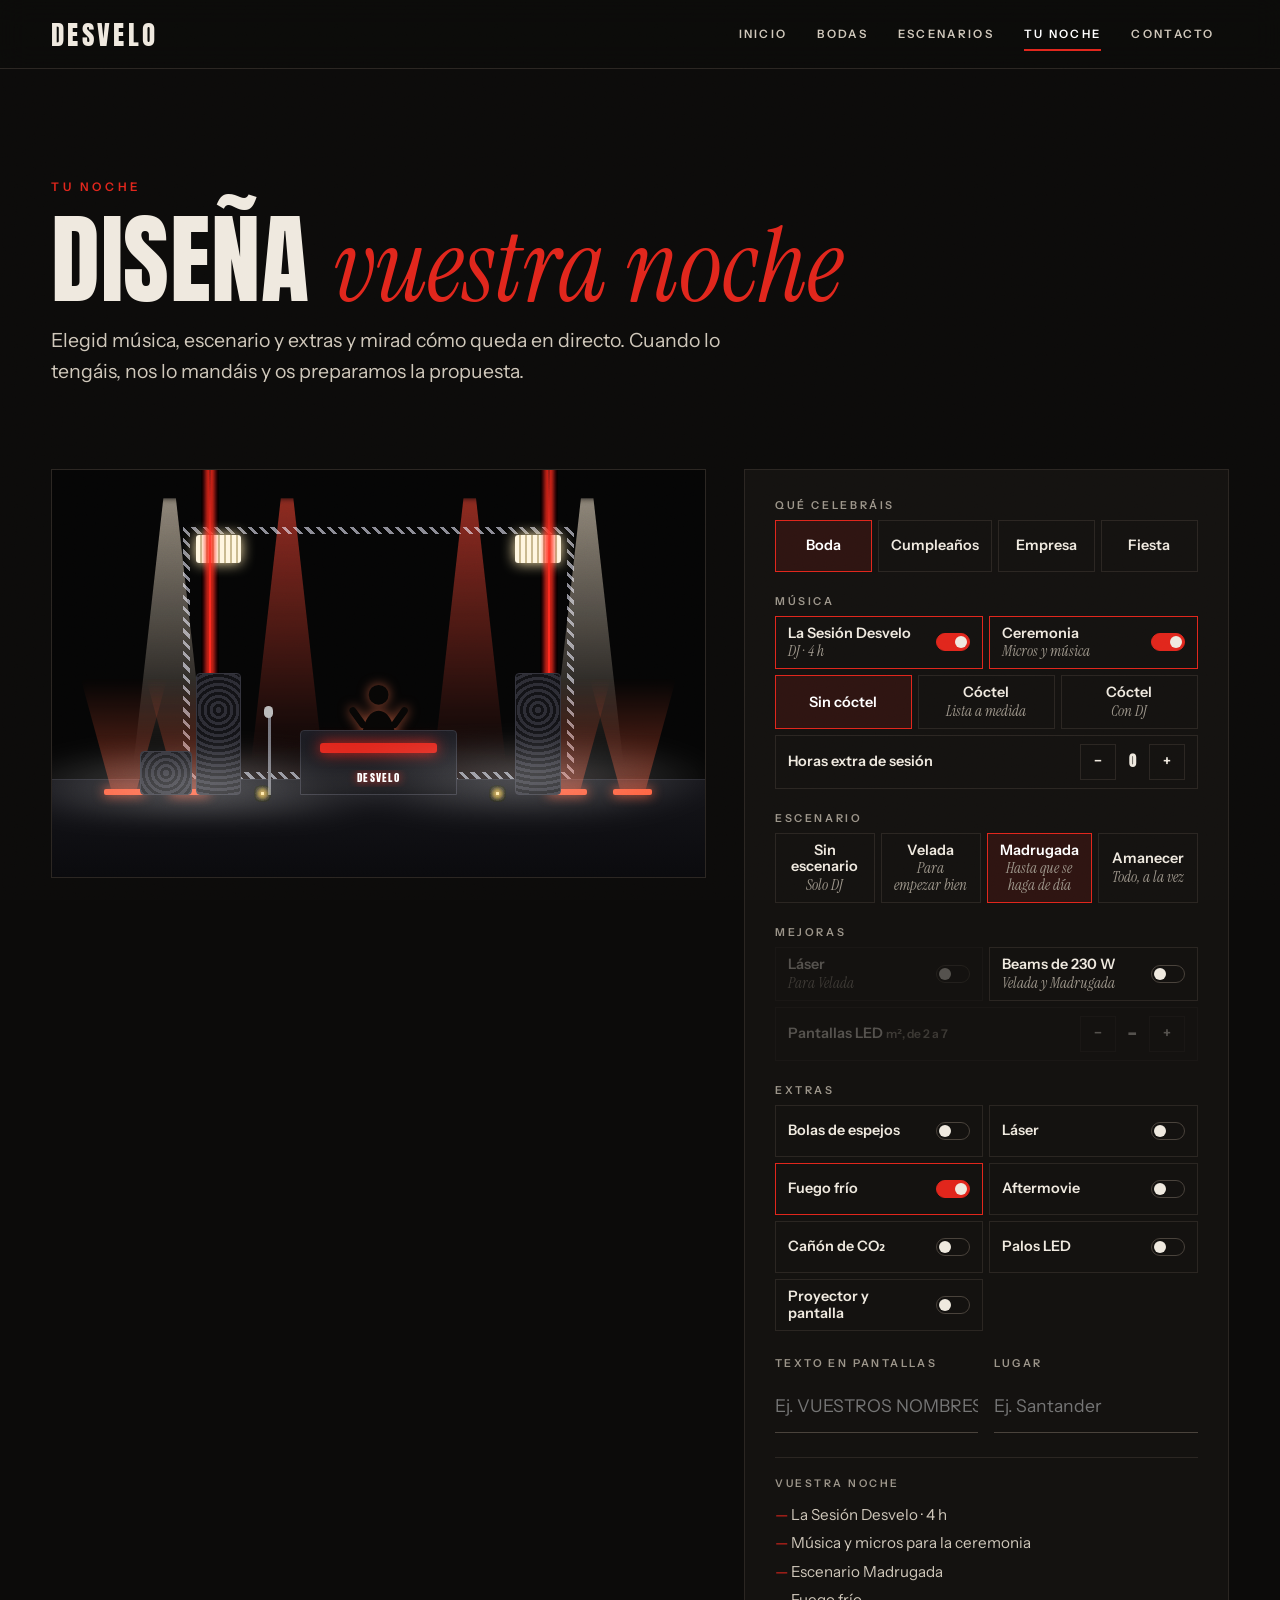
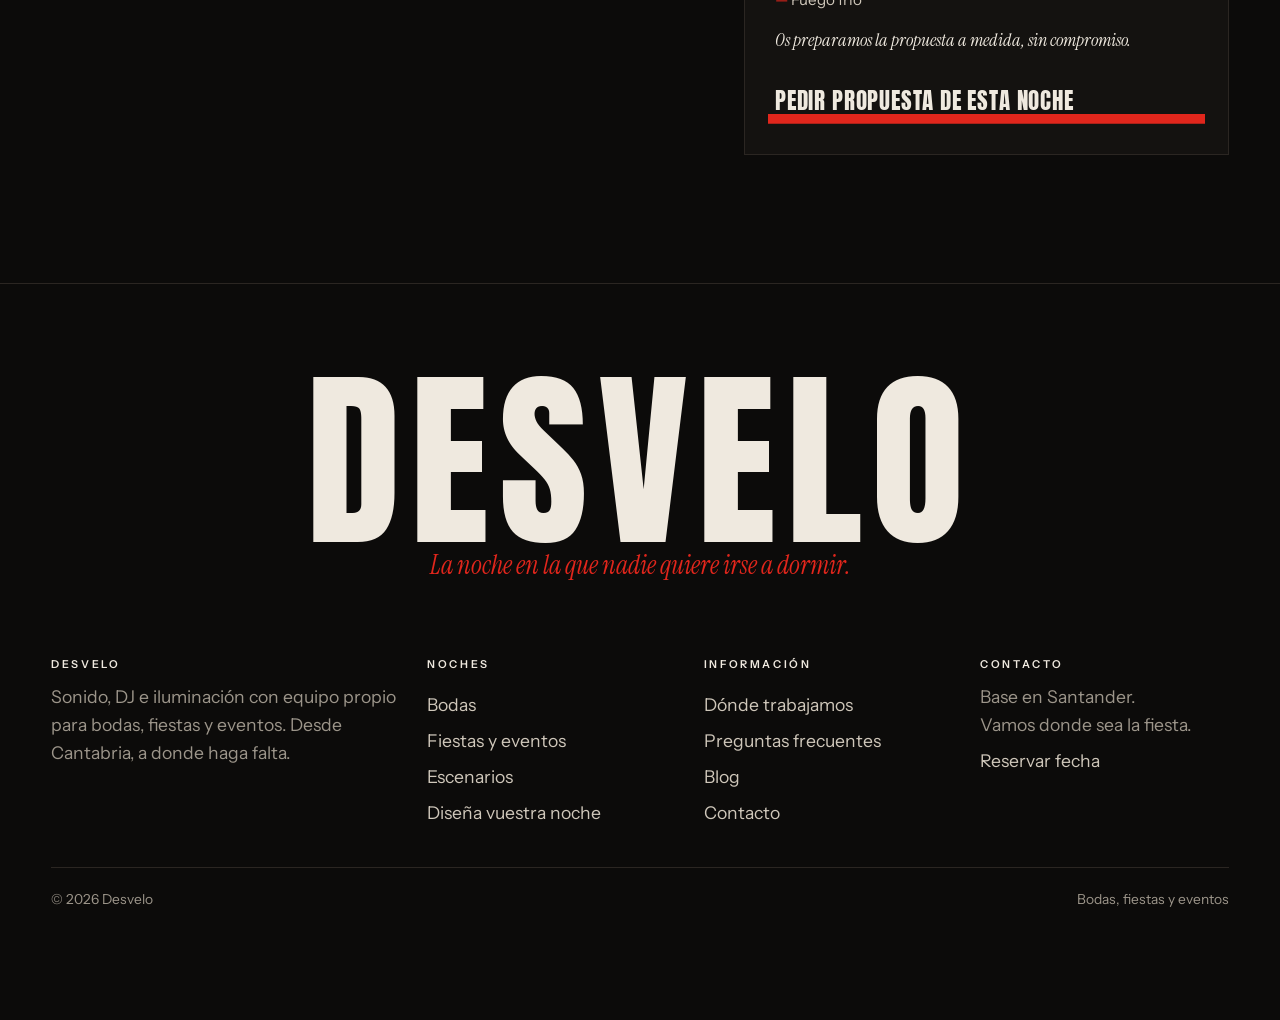
<file: tu-noche/index.html>
<!DOCTYPE html>
<html lang="es-ES">
<head>
<meta charset="utf-8">
<meta name="viewport" content="width=device-width, initial-scale=1">
<title>Diseña vuestra noche: escenario, luces y extras en directo | Desvelo</title>
<meta name="description" content="Elegid música, escenario y extras y mirad cómo queda vuestro montaje en directo. Después os preparamos la propuesta para vuestra boda o fiesta en Cantabria.">
<meta name="robots" content="index,follow">
<link rel="canonical" href="https://desvelo.es/tu-noche/">
<meta name="theme-color" content="#0C0B0A">
<meta name="geo.region" content="ES-S">
<meta name="geo.placename" content="Santander, Cantabria">
<meta property="og:locale" content="es_ES">
<meta property="og:site_name" content="Desvelo">
<meta property="og:title" content="Diseña vuestra noche: escenario, luces y extras en directo | Desvelo">
<meta property="og:description" content="Elegid música, escenario y extras y mirad cómo queda vuestro montaje en directo. Después os preparamos la propuesta para vuestra boda o fiesta en Cantabria.">
<meta property="og:type" content="website">
<meta property="og:url" content="https://desvelo.es/tu-noche/">
<meta property="og:image" content="https://desvelo.es/img/og.jpg">
<meta property="og:image:width" content="1200">
<meta property="og:image:height" content="630">
<meta name="twitter:card" content="summary_large_image">
<link rel="icon" href="data:image/svg+xml,%3Csvg xmlns='http://www.w3.org/2000/svg' viewBox='0 0 100 100'%3E%3Crect width='100' height='100' fill='%230C0B0A'/%3E%3Cpath d='M28 18h22c19 0 30 13 30 32S69 82 50 82H28zM42 30v40h7c11 0 17-8 17-20s-6-20-17-20z' fill='%23E1261C' fill-rule='evenodd'/%3E%3C/svg%3E">
<link rel="preconnect" href="https://fonts.googleapis.com">
<link rel="preconnect" href="https://fonts.gstatic.com" crossorigin>
<link href="https://fonts.googleapis.com/css2?family=Anton&family=Instrument+Sans:wght@400;500;600;700&family=Instrument+Serif:ital@0;1&display=swap" rel="stylesheet">
<link rel="stylesheet" href="/css/site.css">
<script type="application/ld+json">{"@context": "https://schema.org", "@type": "LocalBusiness", "@id": "https://desvelo.es/#negocio", "name": "Desvelo", "slogan": "La noche en la que nadie quiere irse a dormir.", "description": "Sonido, DJ e iluminación con equipo propio para bodas, fiestas y eventos en Cantabria.", "url": "https://desvelo.es/", "logo": "https://desvelo.es/img/logo.png", "image": "https://desvelo.es/img/og.jpg", "address": {"@type": "PostalAddress", "addressLocality": "Santander", "addressRegion": "Cantabria", "addressCountry": "ES"}, "areaServed": {"@type": "AdministrativeArea", "name": "Cantabria"}, "knowsAbout": ["DJ para bodas", "Sonido para eventos", "Iluminación para eventos", "Escenarios para fiestas"]}</script>
<script type="application/ld+json">{"@context": "https://schema.org", "@type": "BreadcrumbList", "itemListElement": [{"@type": "ListItem", "position": 1, "name": "Inicio", "item": "https://desvelo.es/"}, {"@type": "ListItem", "position": 2, "name": "Tu noche", "item": "https://desvelo.es/tu-noche/"}]}</script>
</head>
<body data-page="monta" data-base="/" data-idx="">
<a class="skip" href="#main">Saltar al contenido</a>

<header class="site">
  <div class="wrap nav">
    <a class="logo" href="/" aria-label="Desvelo, inicio">DESVELO</a>
    <nav class="tabs" aria-label="Páginas">
      <a href="/" data-nav="inicio" class="hide-xs">Inicio</a>
      <a href="/bodas/" data-nav="bodas">Bodas</a>
      <a href="/escenarios/" data-nav="catalogo">Escenarios</a>
      <a href="/tu-noche/" data-nav="monta">Tu noche</a>
      <a href="/contacto/" data-nav="contacto">Contacto</a>
    </nav>
  </div>
</header>

<main id="main">
<section class="page-head">
  <div class="wrap">
    <span class="kicker">Tu noche</span>
    <h1>Diseña <span class="it">vuestra noche</span></h1>
    <p class="lead">Elegid música, escenario y extras y mirad cómo queda en directo. Cuando lo tengáis, nos lo mandáis y os preparamos la propuesta.</p>
  </div>
</section>
<section style="padding-top:0" aria-label="Configurador">
  <div class="wrap builder">
    <div class="preview"><div class="stage" id="stage" role="img" aria-label="Vista previa del montaje"></div></div>
    <div class="panel">
      <div class="grp"><h3>Qué celebráis</h3>
        <div class="seg four" id="g-type">
          <button type="button" data-v="boda" aria-pressed="true">Boda</button><button type="button" data-v="cumple" aria-pressed="false">Cumpleaños</button><button type="button" data-v="empresa" aria-pressed="false">Empresa</button><button type="button" data-v="fiesta" aria-pressed="false">Fiesta</button>
        </div></div>
      <div class="grp"><h3>Música</h3>
        <div class="togs" id="g-music"></div>
        <div class="seg" id="g-coctel" style="margin-top:6px" aria-label="Cóctel">
          <button type="button" data-v="" aria-pressed="true">Sin cóctel</button><button type="button" data-v="playlist" aria-pressed="false">Cóctel<small>Lista a medida</small></button><button type="button" data-v="dj" aria-pressed="false">Cóctel<small>Con DJ</small></button>
        </div>
        <div class="qty" id="q-hours" style="margin-top:6px"><span>Horas extra de sesión</span><span class="ctl"><button type="button" data-d="-1" aria-label="Menos horas">−</button><output>0</output><button type="button" data-d="1" aria-label="Más horas">+</button></span></div>
      </div>
      <div class="grp"><h3>Escenario</h3><div class="seg four" id="g-pack"></div></div>
      <div class="grp"><h3>Mejoras</h3>
        <div class="togs" id="g-addon"></div>
        <div class="qty" id="q-led" style="margin-top:6px"><span>Pantallas LED <small style="color:var(--muted)">m², de 2 a 7</small></span><span class="ctl"><button type="button" data-d="-1" aria-label="Menos metros">−</button><output>0</output><button type="button" data-d="1" aria-label="Más metros">+</button></span></div>
      </div>
      <div class="grp"><h3>Extras</h3><div class="togs" id="g-extras"></div></div>
      <div class="row">
        <div class="field"><label for="b-text">Texto en pantallas</label><input id="b-text" maxlength="22" placeholder="Ej. ANA &amp; JAVI"></div>
        <div class="field"><label for="b-place">Lugar</label><input id="b-place" maxlength="60" placeholder="Ej. Santander"></div>
      </div>
      <div class="bill" id="bill"></div>
      <a class="btn btn-red" href="/contacto/" id="ask">Pedir propuesta de esta noche</a>
    </div>
  </div>
</section>

</main>

<footer class="site">
  <div class="wrap">
    <p class="foot-word" aria-hidden="true">DESVELO<span>La noche en la que nadie quiere irse a dormir.</span></p>
  </div>
  <div class="wrap foot2">
    <div><h2>Desvelo</h2><p>Sonido, DJ e iluminación con equipo propio para bodas, fiestas y eventos. Desde Cantabria, a donde haga falta.</p></div>
    <nav aria-label="Servicios"><h2>Noches</h2><a href="/bodas/">Bodas</a><a href="/fiestas-y-eventos/">Fiestas y eventos</a><a href="/escenarios/">Escenarios</a><a href="/tu-noche/">Diseña vuestra noche</a></nav>
    <nav aria-label="Información"><h2>Información</h2><a href="/dj-eventos-cantabria/">Dónde trabajamos</a><a href="/preguntas-frecuentes/">Preguntas frecuentes</a><a href="/blog/">Blog</a><a href="/contacto/">Contacto</a></nav>
    <div><h2>Contacto</h2><p>Base en Santander.<br>Vamos donde sea la fiesta.</p><p style="margin-top:8px"><a href="/contacto/">Reservar fecha</a></p></div>
  </div>
  <div class="wrap legal"><span>© <span class="year">2026</span> Desvelo</span><span>Bodas, fiestas y eventos</span></div>
</footer>

<div class="fab"><a class="seal" href="/contacto/" aria-label="Reservar fecha"><svg viewBox="0 0 104 104" aria-hidden="true"><defs><path id="sealc" d="M52 52m-38 0a38 38 0 1 1 76 0a38 38 0 1 1-76 0"/></defs><text textLength="236" lengthAdjust="spacing"><textPath href="#sealc" textLength="236">Reservar fecha · Reservar fecha ·</textPath></text></svg><b aria-hidden="true">D</b></a></div>
<script src="/js/site.js"></script>
</body>
</html>
</file>
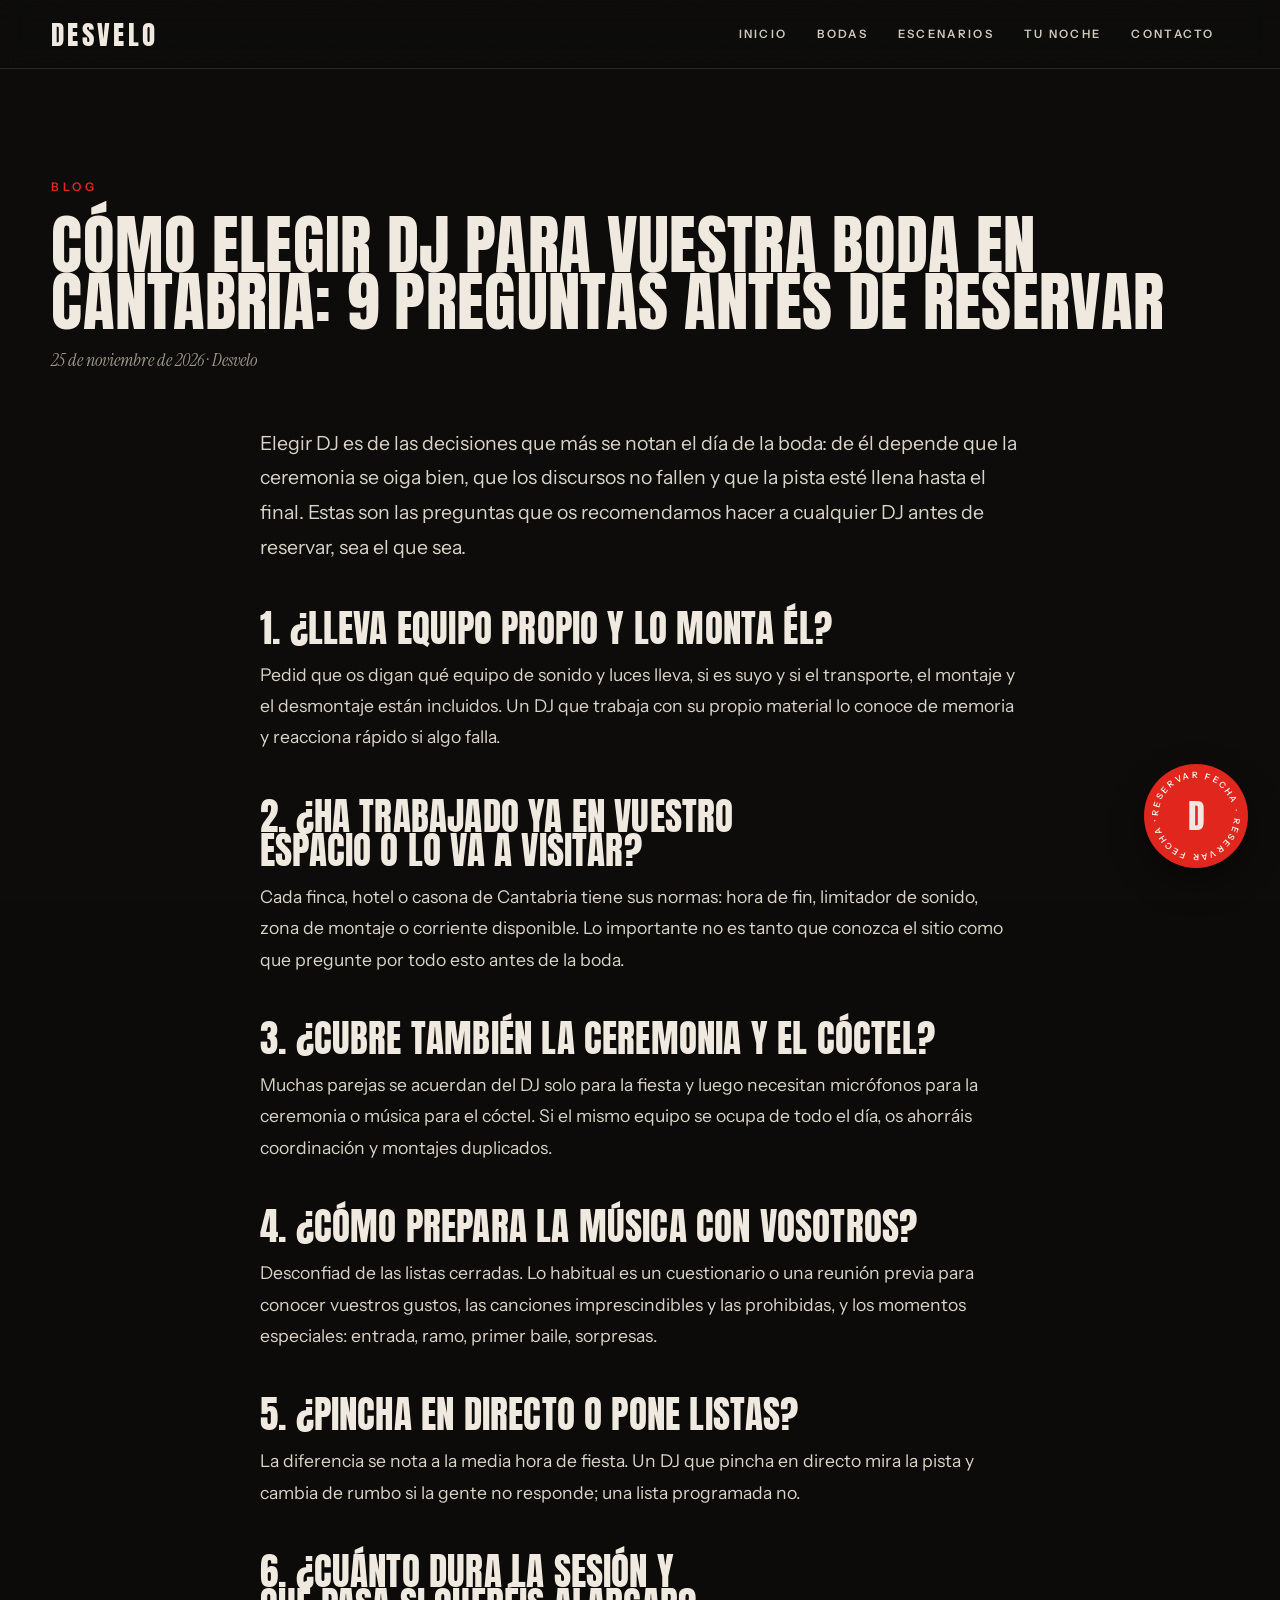
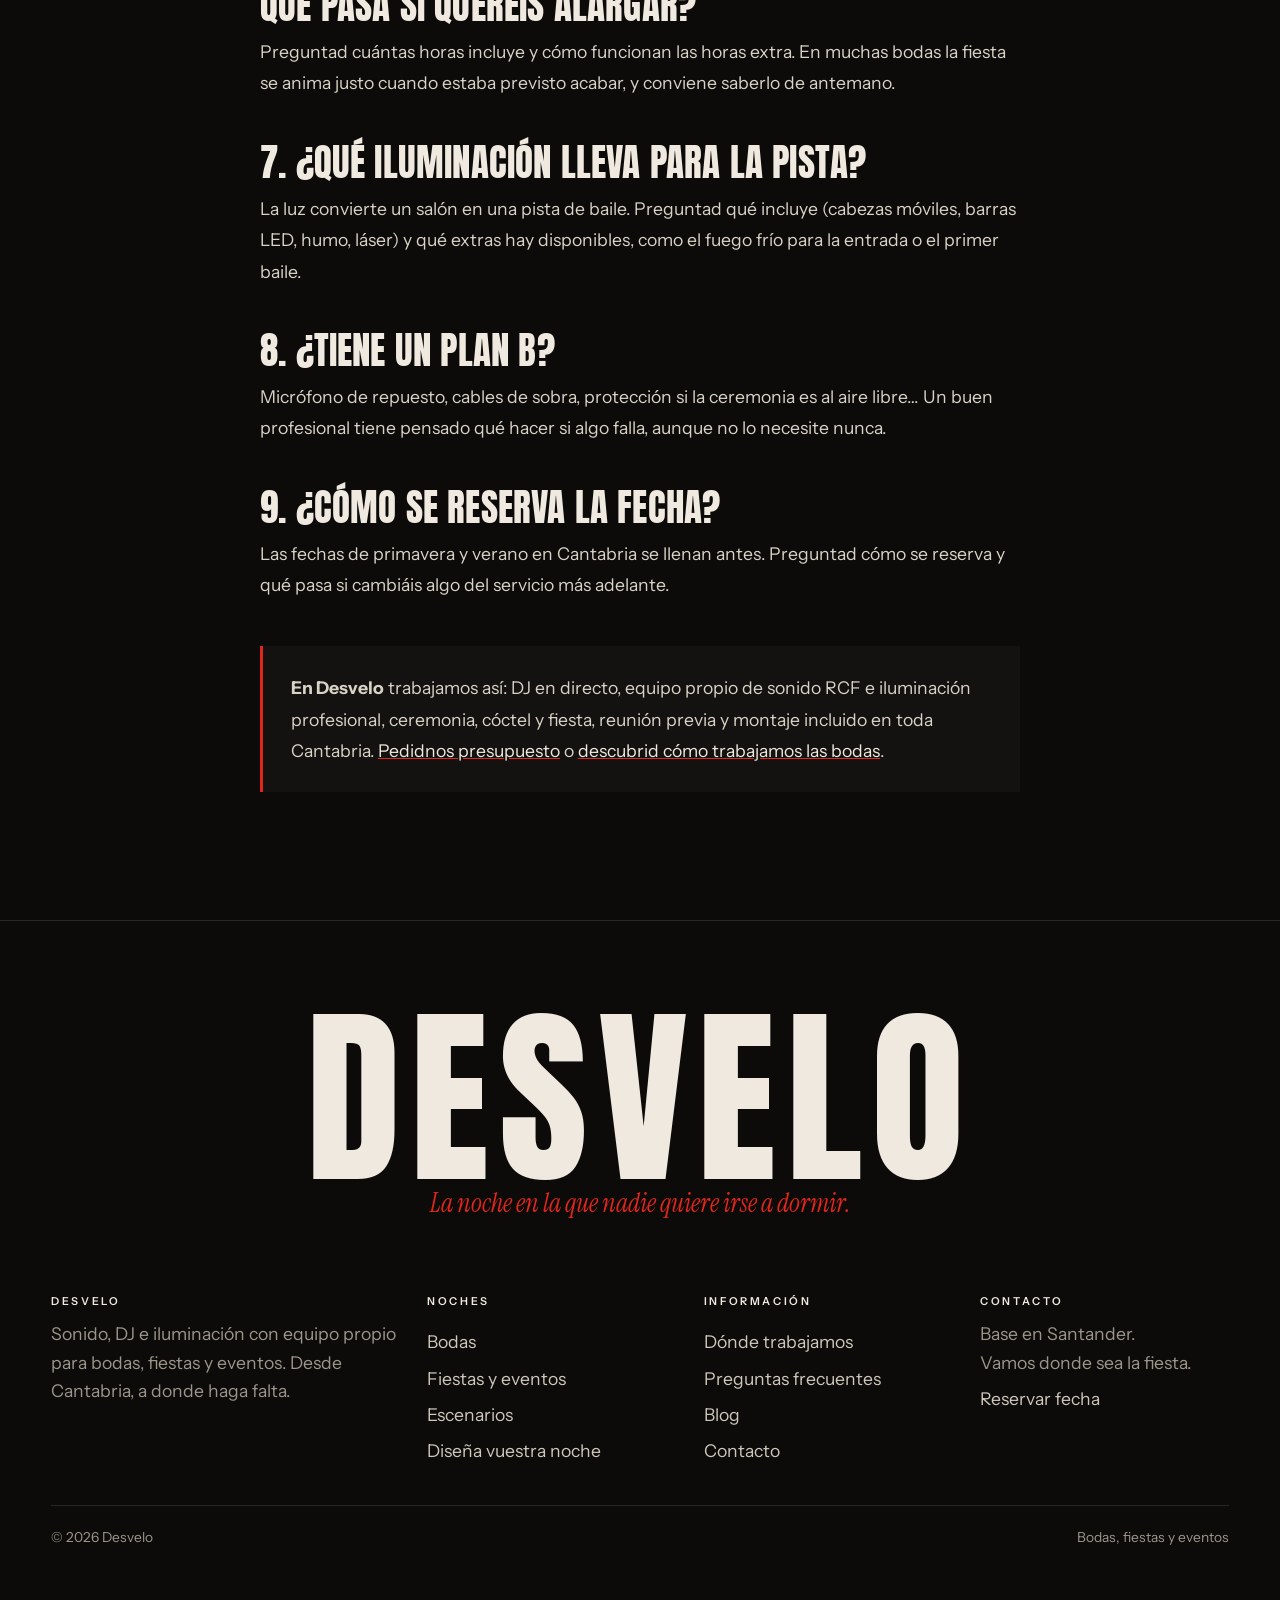
<file: blog/como-elegir-dj-boda-cantabria/index.html>
<!DOCTYPE html>
<html lang="es-ES">
<head>
<meta charset="utf-8">
<meta name="viewport" content="width=device-width, initial-scale=1">
<title>Cómo elegir DJ para vuestra boda: 9 preguntas antes de reservar | Desvelo</title>
<meta name="description" content="Equipo propio, ceremonia, música en directo, iluminación y plan B: las preguntas que conviene hacer a cualquier DJ antes de reservar vuestra boda en Cantabria.">
<meta name="robots" content="index,follow">
<link rel="canonical" href="https://desvelo.es/blog/como-elegir-dj-boda-cantabria/">
<meta name="theme-color" content="#0C0B0A">
<meta name="geo.region" content="ES-S">
<meta name="geo.placename" content="Santander, Cantabria">
<meta property="og:locale" content="es_ES">
<meta property="og:site_name" content="Desvelo">
<meta property="og:title" content="Cómo elegir DJ para vuestra boda: 9 preguntas antes de reservar | Desvelo">
<meta property="og:description" content="Equipo propio, ceremonia, música en directo, iluminación y plan B: las preguntas que conviene hacer a cualquier DJ antes de reservar vuestra boda en Cantabria.">
<meta property="og:type" content="article">
<meta property="og:url" content="https://desvelo.es/blog/como-elegir-dj-boda-cantabria/">
<meta property="og:image" content="https://desvelo.es/img/og.jpg">
<meta property="og:image:width" content="1200">
<meta property="og:image:height" content="630">
<meta name="twitter:card" content="summary_large_image">
<link rel="icon" href="data:image/svg+xml,%3Csvg xmlns='http://www.w3.org/2000/svg' viewBox='0 0 100 100'%3E%3Crect width='100' height='100' fill='%230C0B0A'/%3E%3Cpath d='M28 18h22c19 0 30 13 30 32S69 82 50 82H28zM42 30v40h7c11 0 17-8 17-20s-6-20-17-20z' fill='%23E1261C' fill-rule='evenodd'/%3E%3C/svg%3E">
<link rel="preconnect" href="https://fonts.googleapis.com">
<link rel="preconnect" href="https://fonts.gstatic.com" crossorigin>
<link href="https://fonts.googleapis.com/css2?family=Anton&family=Instrument+Sans:wght@400;500;600;700&family=Instrument+Serif:ital@0;1&display=swap" rel="stylesheet">
<link rel="stylesheet" href="/css/site.css">
<script type="application/ld+json">{"@context": "https://schema.org", "@type": "LocalBusiness", "@id": "https://desvelo.es/#negocio", "name": "Desvelo", "slogan": "La noche en la que nadie quiere irse a dormir.", "description": "Sonido, DJ e iluminación con equipo propio para bodas, fiestas y eventos en Cantabria.", "url": "https://desvelo.es/", "logo": "https://desvelo.es/img/logo.png", "image": "https://desvelo.es/img/og.jpg", "address": {"@type": "PostalAddress", "addressLocality": "Santander", "addressRegion": "Cantabria", "addressCountry": "ES"}, "areaServed": {"@type": "AdministrativeArea", "name": "Cantabria"}, "knowsAbout": ["DJ para bodas", "Sonido para eventos", "Iluminación para eventos", "Escenarios para fiestas"]}</script>
<script type="application/ld+json">{"@context": "https://schema.org", "@type": "Article", "headline": "Cómo elegir DJ para vuestra boda en Cantabria: 9 preguntas antes de reservar", "description": "Equipo propio, ceremonia, música en directo, iluminación y plan B: las preguntas que conviene hacer a cualquier DJ antes de reservar vuestra boda en Cantabria.", "datePublished": "2026-11-25", "dateModified": "2026-11-25", "author": {"@type": "Organization", "name": "Desvelo", "slogan": "La noche en la que nadie quiere irse a dormir.", "url": "https://desvelo.es/"}, "publisher": {"@id": "https://desvelo.es/#negocio"}, "mainEntityOfPage": "https://desvelo.es/blog/como-elegir-dj-boda-cantabria/", "image": "https://desvelo.es/img/og.jpg", "inLanguage": "es-ES"}</script>
<script type="application/ld+json">{"@context": "https://schema.org", "@type": "BreadcrumbList", "itemListElement": [{"@type": "ListItem", "position": 1, "name": "Inicio", "item": "https://desvelo.es/"}, {"@type": "ListItem", "position": 2, "name": "Blog", "item": "https://desvelo.es/blog/"}, {"@type": "ListItem", "position": 3, "name": "Cómo elegir DJ para vuestra boda en Cantabria: 9 preguntas antes de reservar", "item": "https://desvelo.es/blog/como-elegir-dj-boda-cantabria/"}]}</script>
</head>
<body data-page="post1" data-base="/" data-idx="">
<a class="skip" href="#main">Saltar al contenido</a>

<header class="site">
  <div class="wrap nav">
    <a class="logo" href="/" aria-label="Desvelo, inicio">DESVELO</a>
    <nav class="tabs" aria-label="Páginas">
      <a href="/" data-nav="inicio" class="hide-xs">Inicio</a>
      <a href="/bodas/" data-nav="bodas">Bodas</a>
      <a href="/escenarios/" data-nav="catalogo">Escenarios</a>
      <a href="/tu-noche/" data-nav="monta">Tu noche</a>
      <a href="/contacto/" data-nav="contacto">Contacto</a>
    </nav>
  </div>
</header>

<main id="main">
<section class="page-head post-head">
  <div class="wrap">
    <span class="kicker"><a href="/blog/">Blog</a></span>
    <h1>Cómo elegir DJ para vuestra boda en Cantabria: 9 preguntas antes de reservar</h1>
    <p class="date"><time datetime="2026-11-25">25 de noviembre de 2026</time> · Desvelo</p>
  </div>
</section>
<section style="padding-top:0"><article class="wrap prose">
<p class="lead">Elegir DJ es de las decisiones que más se notan el día de la boda: de él depende que la ceremonia se oiga bien, que los discursos no fallen y que la pista esté llena hasta el final. Estas son las preguntas que os recomendamos hacer a cualquier DJ antes de reservar, sea el que sea.</p>

<h2>1. ¿Lleva equipo propio y lo monta él?</h2>
<p>Pedid que os digan qué equipo de sonido y luces lleva, si es suyo y si el transporte, el montaje y el desmontaje están incluidos. Un DJ que trabaja con su propio material lo conoce de memoria y reacciona rápido si algo falla.</p>

<h2>2. ¿Ha trabajado ya en vuestro espacio o lo va a visitar?</h2>
<p>Cada finca, hotel o casona de Cantabria tiene sus normas: hora de fin, limitador de sonido, zona de montaje o corriente disponible. Lo importante no es tanto que conozca el sitio como que pregunte por todo esto antes de la boda.</p>

<h2>3. ¿Cubre también la ceremonia y el cóctel?</h2>
<p>Muchas parejas se acuerdan del DJ solo para la fiesta y luego necesitan micrófonos para la ceremonia o música para el cóctel. Si el mismo equipo se ocupa de todo el día, os ahorráis coordinación y montajes duplicados.</p>

<h2>4. ¿Cómo prepara la música con vosotros?</h2>
<p>Desconfiad de las listas cerradas. Lo habitual es un cuestionario o una reunión previa para conocer vuestros gustos, las canciones imprescindibles y las prohibidas, y los momentos especiales: entrada, ramo, primer baile, sorpresas.</p>

<h2>5. ¿Pincha en directo o pone listas?</h2>
<p>La diferencia se nota a la media hora de fiesta. Un DJ que pincha en directo mira la pista y cambia de rumbo si la gente no responde; una lista programada no.</p>

<h2>6. ¿Cuánto dura la sesión y qué pasa si queréis alargar?</h2>
<p>Preguntad cuántas horas incluye y cómo funcionan las horas extra. En muchas bodas la fiesta se anima justo cuando estaba previsto acabar, y conviene saberlo de antemano.</p>

<h2>7. ¿Qué iluminación lleva para la pista?</h2>
<p>La luz convierte un salón en una pista de baile. Preguntad qué incluye (cabezas móviles, barras LED, humo, láser) y qué extras hay disponibles, como el fuego frío para la entrada o el primer baile.</p>

<h2>8. ¿Tiene un plan B?</h2>
<p>Micrófono de repuesto, cables de sobra, protección si la ceremonia es al aire libre… Un buen profesional tiene pensado qué hacer si algo falla, aunque no lo necesite nunca.</p>

<h2>9. ¿Cómo se reserva la fecha?</h2>
<p>Las fechas de primavera y verano en Cantabria se llenan antes. Preguntad cómo se reserva y qué pasa si cambiáis algo del servicio más adelante.</p>

<div class="callout"><p><b>En Desvelo</b> trabajamos así: DJ en directo, equipo propio de sonido RCF e iluminación profesional, ceremonia, cóctel y fiesta, reunión previa y montaje incluido en toda Cantabria. <a href="/contacto/">Pedidnos presupuesto</a> o <a href="/bodas/">descubrid cómo trabajamos las bodas</a>.</p></div>

</article></section>
</main>

<footer class="site">
  <div class="wrap">
    <p class="foot-word" aria-hidden="true">DESVELO<span>La noche en la que nadie quiere irse a dormir.</span></p>
  </div>
  <div class="wrap foot2">
    <div><h2>Desvelo</h2><p>Sonido, DJ e iluminación con equipo propio para bodas, fiestas y eventos. Desde Cantabria, a donde haga falta.</p></div>
    <nav aria-label="Servicios"><h2>Noches</h2><a href="/bodas/">Bodas</a><a href="/fiestas-y-eventos/">Fiestas y eventos</a><a href="/escenarios/">Escenarios</a><a href="/tu-noche/">Diseña vuestra noche</a></nav>
    <nav aria-label="Información"><h2>Información</h2><a href="/dj-eventos-cantabria/">Dónde trabajamos</a><a href="/preguntas-frecuentes/">Preguntas frecuentes</a><a href="/blog/">Blog</a><a href="/contacto/">Contacto</a></nav>
    <div><h2>Contacto</h2><p>Base en Santander.<br>Vamos donde sea la fiesta.</p><p style="margin-top:8px"><a href="/contacto/">Reservar fecha</a></p></div>
  </div>
  <div class="wrap legal"><span>© <span class="year">2026</span> Desvelo</span><span>Bodas, fiestas y eventos</span></div>
</footer>

<div class="fab"><a class="seal" href="/contacto/" aria-label="Reservar fecha"><svg viewBox="0 0 104 104" aria-hidden="true"><defs><path id="sealc" d="M52 52m-38 0a38 38 0 1 1 76 0a38 38 0 1 1-76 0"/></defs><text textLength="236" lengthAdjust="spacing"><textPath href="#sealc" textLength="236">Reservar fecha · Reservar fecha ·</textPath></text></svg><b aria-hidden="true">D</b></a></div>
<script src="/js/site.js"></script>
</body>
</html>
</file>
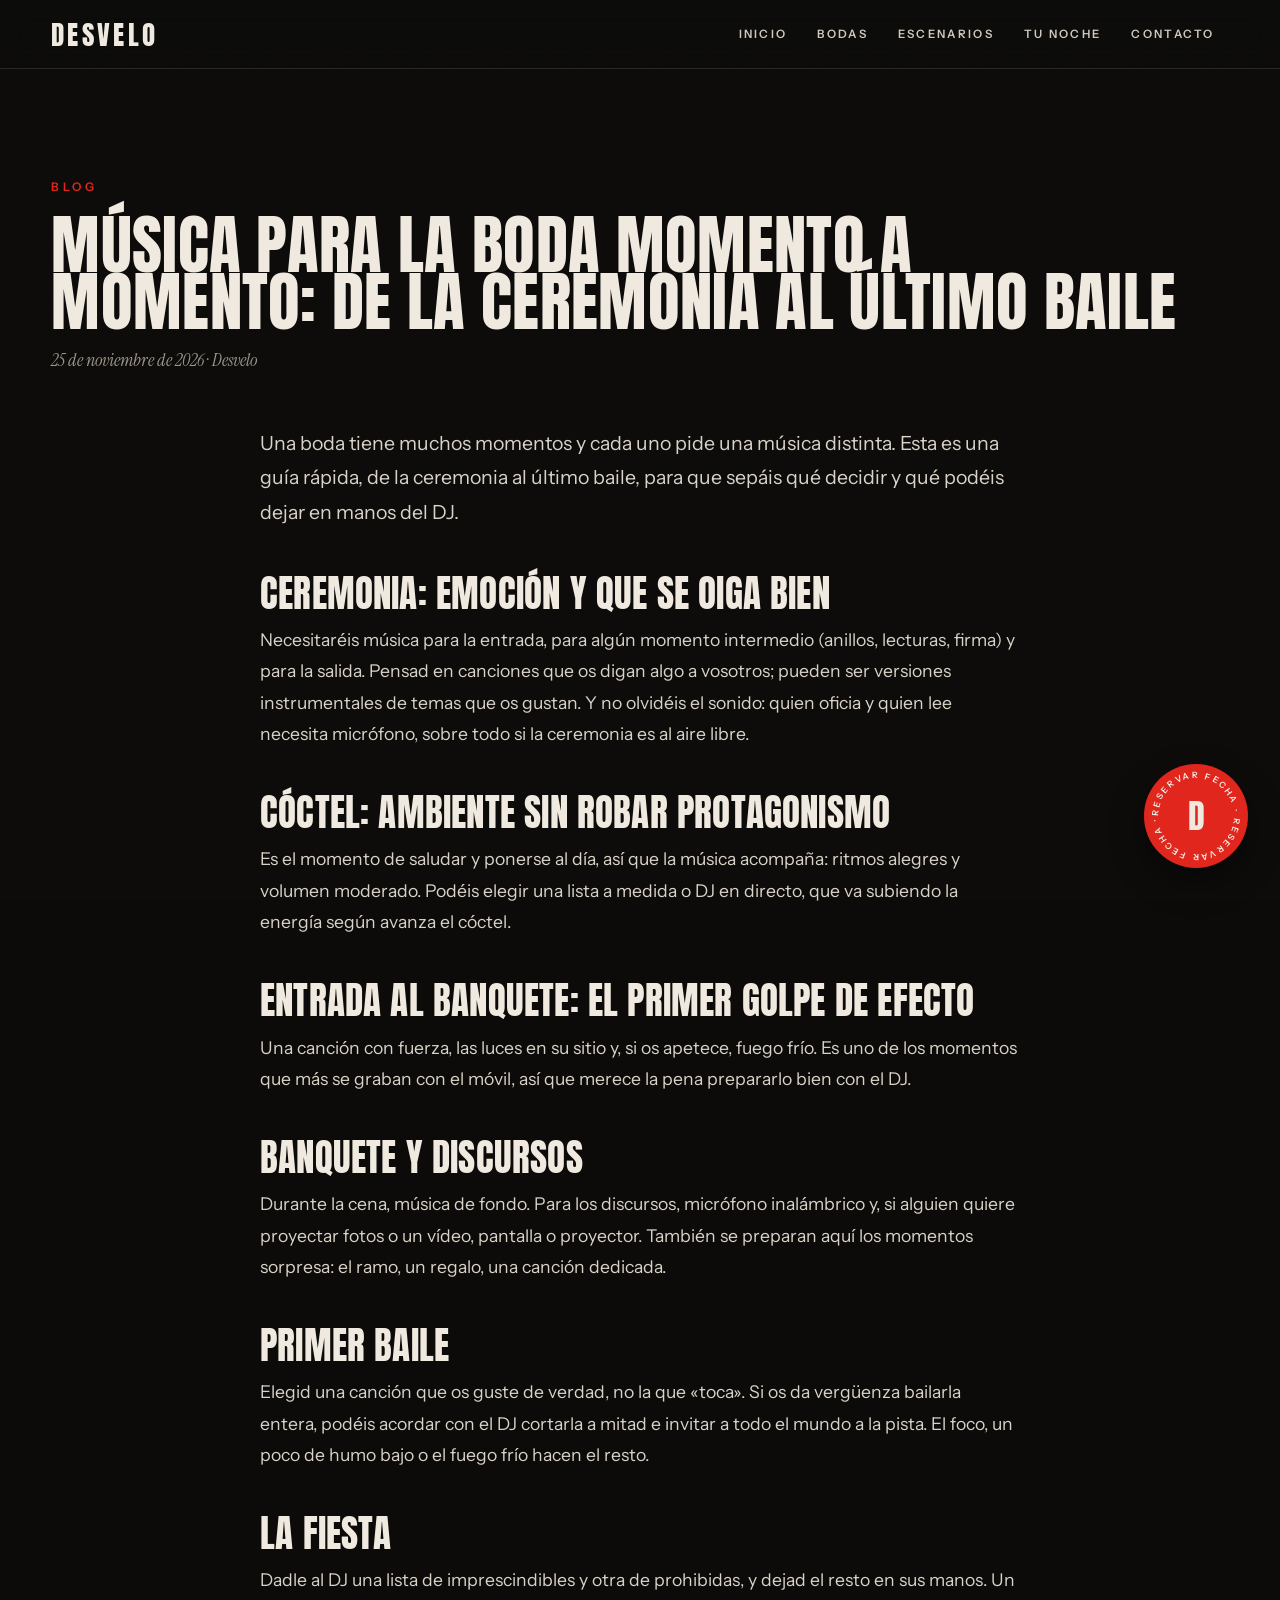
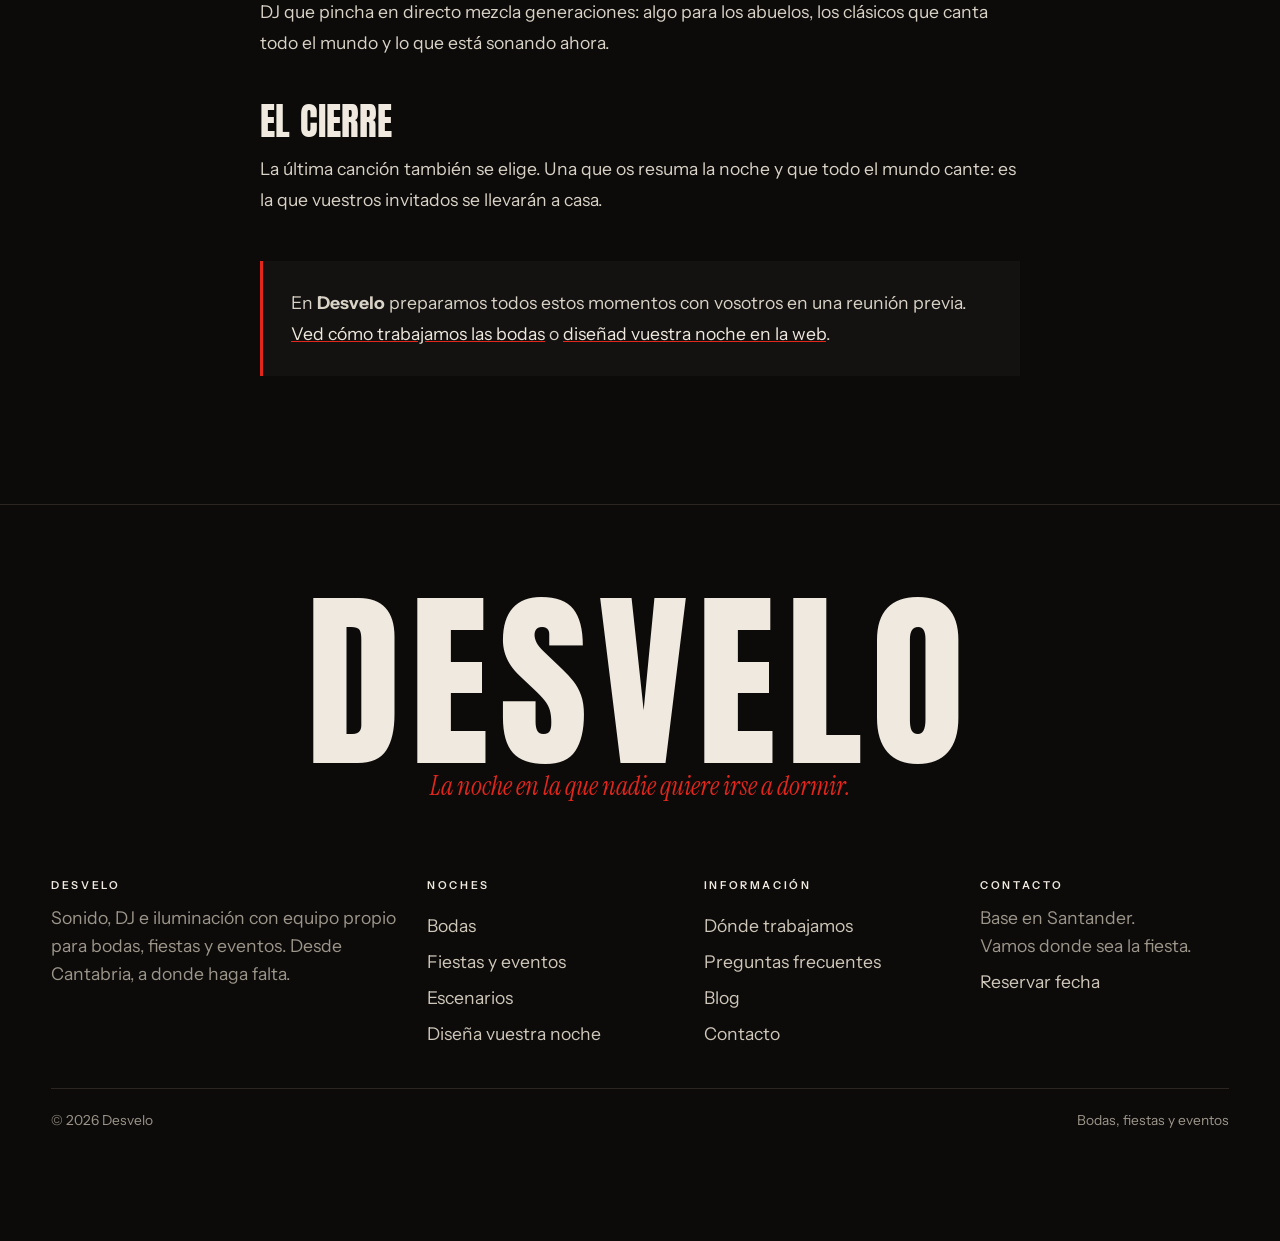
<file: blog/musica-boda-momento-a-momento/index.html>
<!DOCTYPE html>
<html lang="es-ES">
<head>
<meta charset="utf-8">
<meta name="viewport" content="width=device-width, initial-scale=1">
<title>Música para la boda momento a momento | Desvelo</title>
<meta name="description" content="Guía para preparar la música de la boda: ceremonia, cóctel, entrada al banquete, discursos, primer baile, fiesta y cierre.">
<meta name="robots" content="index,follow">
<link rel="canonical" href="https://desvelo.es/blog/musica-boda-momento-a-momento/">
<meta name="theme-color" content="#0C0B0A">
<meta name="geo.region" content="ES-S">
<meta name="geo.placename" content="Santander, Cantabria">
<meta property="og:locale" content="es_ES">
<meta property="og:site_name" content="Desvelo">
<meta property="og:title" content="Música para la boda momento a momento | Desvelo">
<meta property="og:description" content="Guía para preparar la música de la boda: ceremonia, cóctel, entrada al banquete, discursos, primer baile, fiesta y cierre.">
<meta property="og:type" content="article">
<meta property="og:url" content="https://desvelo.es/blog/musica-boda-momento-a-momento/">
<meta property="og:image" content="https://desvelo.es/img/og.jpg">
<meta property="og:image:width" content="1200">
<meta property="og:image:height" content="630">
<meta name="twitter:card" content="summary_large_image">
<link rel="icon" href="data:image/svg+xml,%3Csvg xmlns='http://www.w3.org/2000/svg' viewBox='0 0 100 100'%3E%3Crect width='100' height='100' fill='%230C0B0A'/%3E%3Cpath d='M28 18h22c19 0 30 13 30 32S69 82 50 82H28zM42 30v40h7c11 0 17-8 17-20s-6-20-17-20z' fill='%23E1261C' fill-rule='evenodd'/%3E%3C/svg%3E">
<link rel="preconnect" href="https://fonts.googleapis.com">
<link rel="preconnect" href="https://fonts.gstatic.com" crossorigin>
<link href="https://fonts.googleapis.com/css2?family=Anton&family=Instrument+Sans:wght@400;500;600;700&family=Instrument+Serif:ital@0;1&display=swap" rel="stylesheet">
<link rel="stylesheet" href="/css/site.css">
<script type="application/ld+json">{"@context": "https://schema.org", "@type": "LocalBusiness", "@id": "https://desvelo.es/#negocio", "name": "Desvelo", "slogan": "La noche en la que nadie quiere irse a dormir.", "description": "Sonido, DJ e iluminación con equipo propio para bodas, fiestas y eventos en Cantabria.", "url": "https://desvelo.es/", "logo": "https://desvelo.es/img/logo.png", "image": "https://desvelo.es/img/og.jpg", "address": {"@type": "PostalAddress", "addressLocality": "Santander", "addressRegion": "Cantabria", "addressCountry": "ES"}, "areaServed": {"@type": "AdministrativeArea", "name": "Cantabria"}, "knowsAbout": ["DJ para bodas", "Sonido para eventos", "Iluminación para eventos", "Escenarios para fiestas"]}</script>
<script type="application/ld+json">{"@context": "https://schema.org", "@type": "Article", "headline": "Música para la boda momento a momento: de la ceremonia al último baile", "description": "Guía para preparar la música de la boda: ceremonia, cóctel, entrada al banquete, discursos, primer baile, fiesta y cierre.", "datePublished": "2026-11-25", "dateModified": "2026-11-25", "author": {"@type": "Organization", "name": "Desvelo", "slogan": "La noche en la que nadie quiere irse a dormir.", "url": "https://desvelo.es/"}, "publisher": {"@id": "https://desvelo.es/#negocio"}, "mainEntityOfPage": "https://desvelo.es/blog/musica-boda-momento-a-momento/", "image": "https://desvelo.es/img/og.jpg", "inLanguage": "es-ES"}</script>
<script type="application/ld+json">{"@context": "https://schema.org", "@type": "BreadcrumbList", "itemListElement": [{"@type": "ListItem", "position": 1, "name": "Inicio", "item": "https://desvelo.es/"}, {"@type": "ListItem", "position": 2, "name": "Blog", "item": "https://desvelo.es/blog/"}, {"@type": "ListItem", "position": 3, "name": "Música para la boda momento a momento: de la ceremonia al último baile", "item": "https://desvelo.es/blog/musica-boda-momento-a-momento/"}]}</script>
</head>
<body data-page="post2" data-base="/" data-idx="">
<a class="skip" href="#main">Saltar al contenido</a>

<header class="site">
  <div class="wrap nav">
    <a class="logo" href="/" aria-label="Desvelo, inicio">DESVELO</a>
    <nav class="tabs" aria-label="Páginas">
      <a href="/" data-nav="inicio" class="hide-xs">Inicio</a>
      <a href="/bodas/" data-nav="bodas">Bodas</a>
      <a href="/escenarios/" data-nav="catalogo">Escenarios</a>
      <a href="/tu-noche/" data-nav="monta">Tu noche</a>
      <a href="/contacto/" data-nav="contacto">Contacto</a>
    </nav>
  </div>
</header>

<main id="main">
<section class="page-head post-head">
  <div class="wrap">
    <span class="kicker"><a href="/blog/">Blog</a></span>
    <h1>Música para la boda momento a momento: de la ceremonia al último baile</h1>
    <p class="date"><time datetime="2026-11-25">25 de noviembre de 2026</time> · Desvelo</p>
  </div>
</section>
<section style="padding-top:0"><article class="wrap prose">
<p class="lead">Una boda tiene muchos momentos y cada uno pide una música distinta. Esta es una guía rápida, de la ceremonia al último baile, para que sepáis qué decidir y qué podéis dejar en manos del DJ.</p>

<h2>Ceremonia: emoción y que se oiga bien</h2>
<p>Necesitaréis música para la entrada, para algún momento intermedio (anillos, lecturas, firma) y para la salida. Pensad en canciones que os digan algo a vosotros; pueden ser versiones instrumentales de temas que os gustan. Y no olvidéis el sonido: quien oficia y quien lee necesita micrófono, sobre todo si la ceremonia es al aire libre.</p>

<h2>Cóctel: ambiente sin robar protagonismo</h2>
<p>Es el momento de saludar y ponerse al día, así que la música acompaña: ritmos alegres y volumen moderado. Podéis elegir una lista a medida o DJ en directo, que va subiendo la energía según avanza el cóctel.</p>

<h2>Entrada al banquete: el primer golpe de efecto</h2>
<p>Una canción con fuerza, las luces en su sitio y, si os apetece, fuego frío. Es uno de los momentos que más se graban con el móvil, así que merece la pena prepararlo bien con el DJ.</p>

<h2>Banquete y discursos</h2>
<p>Durante la cena, música de fondo. Para los discursos, micrófono inalámbrico y, si alguien quiere proyectar fotos o un vídeo, pantalla o proyector. También se preparan aquí los momentos sorpresa: el ramo, un regalo, una canción dedicada.</p>

<h2>Primer baile</h2>
<p>Elegid una canción que os guste de verdad, no la que «toca». Si os da vergüenza bailarla entera, podéis acordar con el DJ cortarla a mitad e invitar a todo el mundo a la pista. El foco, un poco de humo bajo o el fuego frío hacen el resto.</p>

<h2>La fiesta</h2>
<p>Dadle al DJ una lista de imprescindibles y otra de prohibidas, y dejad el resto en sus manos. Un DJ que pincha en directo mezcla generaciones: algo para los abuelos, los clásicos que canta todo el mundo y lo que está sonando ahora.</p>

<h2>El cierre</h2>
<p>La última canción también se elige. Una que os resuma la noche y que todo el mundo cante: es la que vuestros invitados se llevarán a casa.</p>

<div class="callout"><p>En <b>Desvelo</b> preparamos todos estos momentos con vosotros en una reunión previa. <a href="/bodas/">Ved cómo trabajamos las bodas</a> o <a href="/tu-noche/?tipo=boda">diseñad vuestra noche en la web</a>.</p></div>

</article></section>
</main>

<footer class="site">
  <div class="wrap">
    <p class="foot-word" aria-hidden="true">DESVELO<span>La noche en la que nadie quiere irse a dormir.</span></p>
  </div>
  <div class="wrap foot2">
    <div><h2>Desvelo</h2><p>Sonido, DJ e iluminación con equipo propio para bodas, fiestas y eventos. Desde Cantabria, a donde haga falta.</p></div>
    <nav aria-label="Servicios"><h2>Noches</h2><a href="/bodas/">Bodas</a><a href="/fiestas-y-eventos/">Fiestas y eventos</a><a href="/escenarios/">Escenarios</a><a href="/tu-noche/">Diseña vuestra noche</a></nav>
    <nav aria-label="Información"><h2>Información</h2><a href="/dj-eventos-cantabria/">Dónde trabajamos</a><a href="/preguntas-frecuentes/">Preguntas frecuentes</a><a href="/blog/">Blog</a><a href="/contacto/">Contacto</a></nav>
    <div><h2>Contacto</h2><p>Base en Santander.<br>Vamos donde sea la fiesta.</p><p style="margin-top:8px"><a href="/contacto/">Reservar fecha</a></p></div>
  </div>
  <div class="wrap legal"><span>© <span class="year">2026</span> Desvelo</span><span>Bodas, fiestas y eventos</span></div>
</footer>

<div class="fab"><a class="seal" href="/contacto/" aria-label="Reservar fecha"><svg viewBox="0 0 104 104" aria-hidden="true"><defs><path id="sealc" d="M52 52m-38 0a38 38 0 1 1 76 0a38 38 0 1 1-76 0"/></defs><text textLength="236" lengthAdjust="spacing"><textPath href="#sealc" textLength="236">Reservar fecha · Reservar fecha ·</textPath></text></svg><b aria-hidden="true">D</b></a></div>
<script src="/js/site.js"></script>
</body>
</html>
</file>
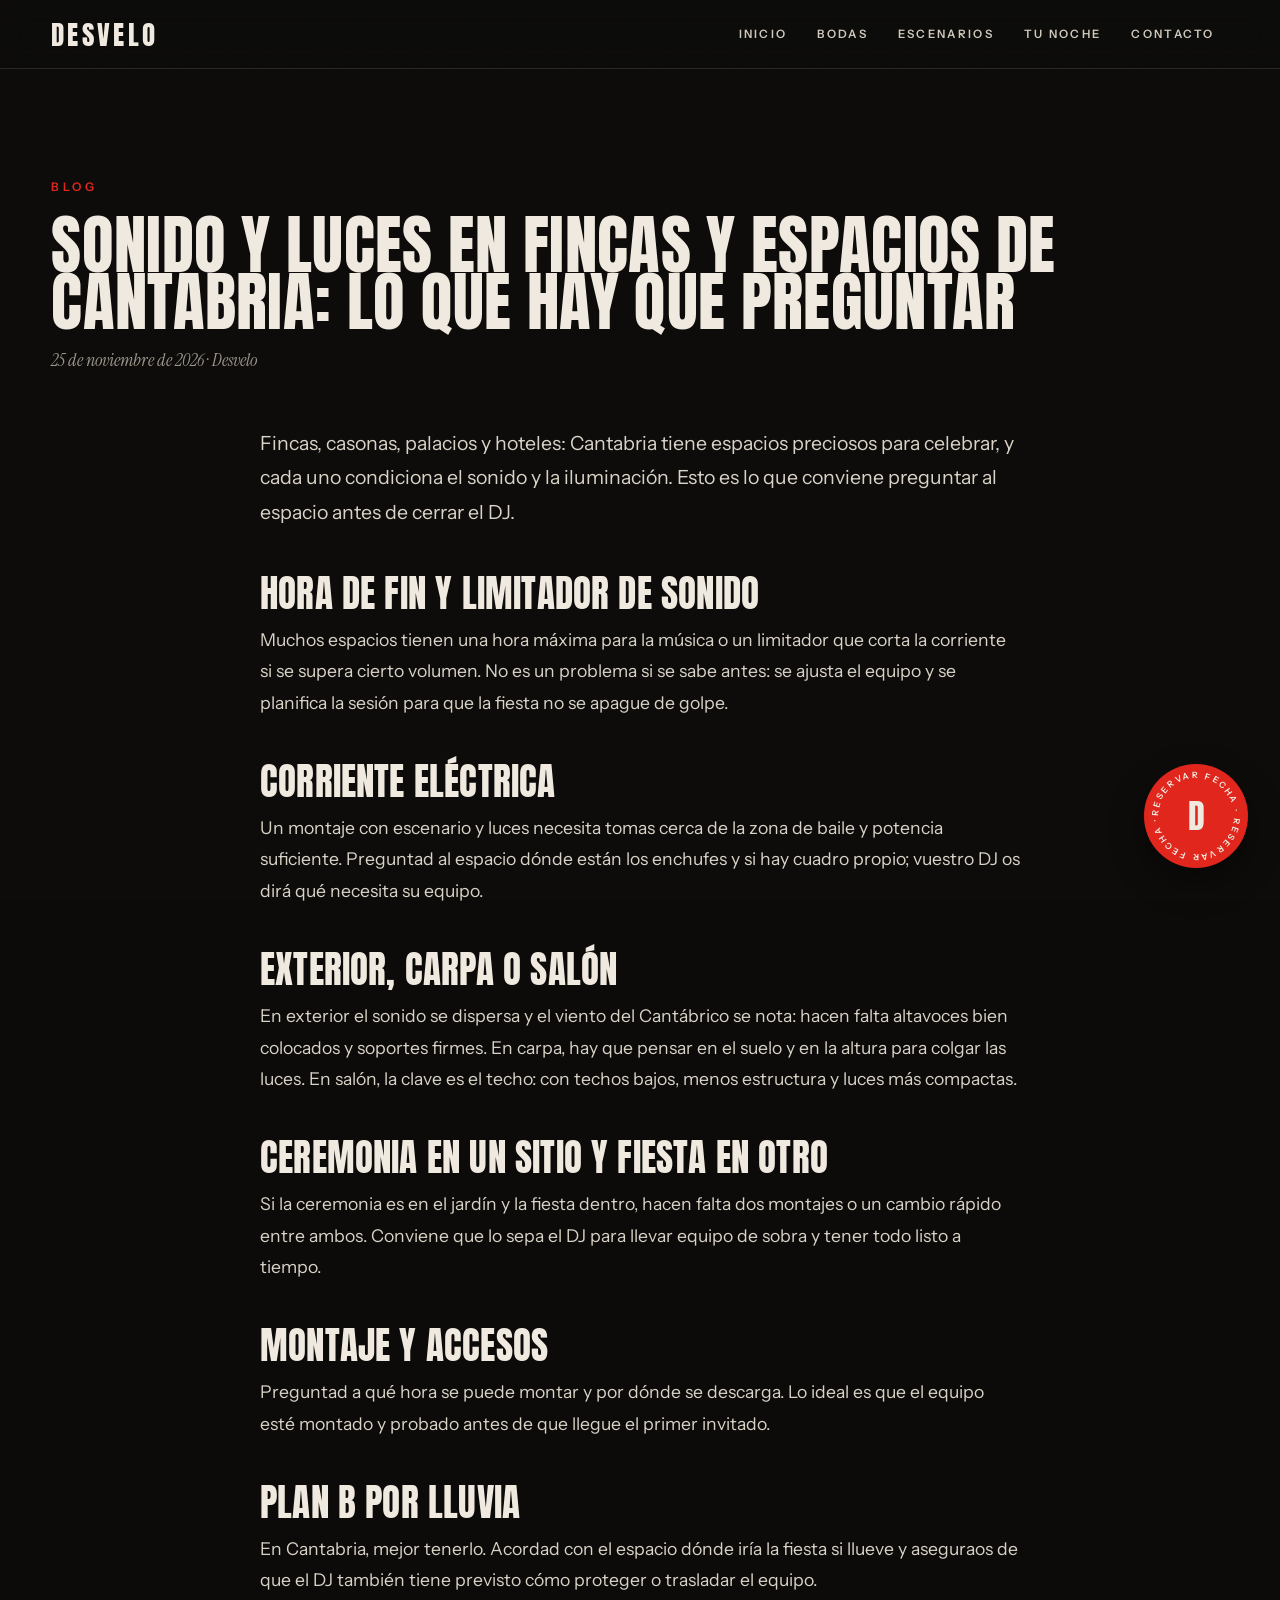
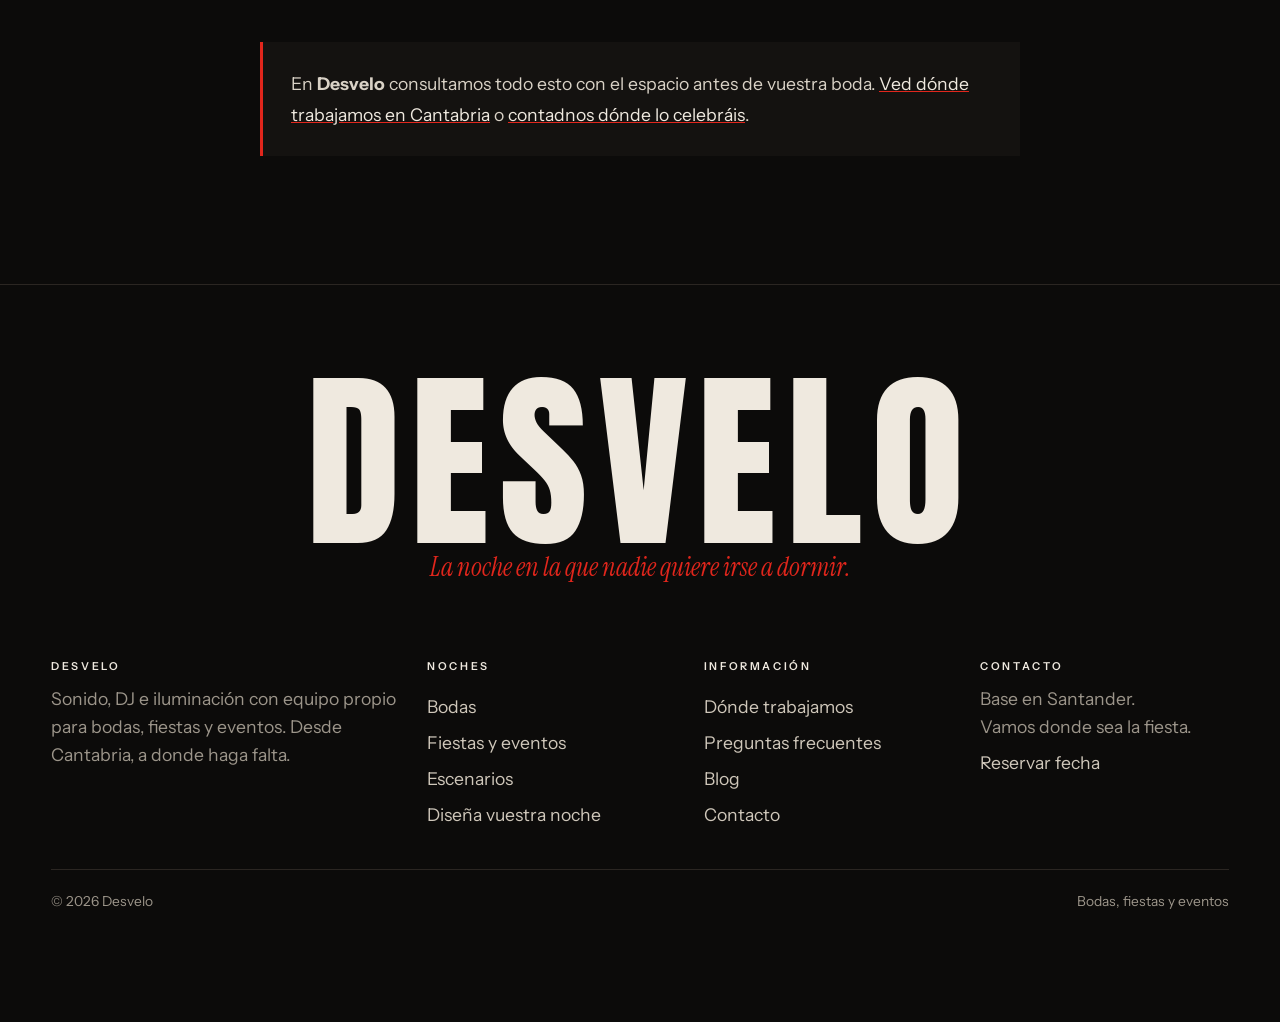
<file: blog/sonido-luces-fincas-cantabria/index.html>
<!DOCTYPE html>
<html lang="es-ES">
<head>
<meta charset="utf-8">
<meta name="viewport" content="width=device-width, initial-scale=1">
<title>Sonido y luces en fincas de Cantabria: qué preguntar | Desvelo</title>
<meta name="description" content="Limitadores de sonido, horarios, corriente, exteriores, carpas y plan B por lluvia: qué preguntar al espacio de vuestra boda o evento en Cantabria.">
<meta name="robots" content="index,follow">
<link rel="canonical" href="https://desvelo.es/blog/sonido-luces-fincas-cantabria/">
<meta name="theme-color" content="#0C0B0A">
<meta name="geo.region" content="ES-S">
<meta name="geo.placename" content="Santander, Cantabria">
<meta property="og:locale" content="es_ES">
<meta property="og:site_name" content="Desvelo">
<meta property="og:title" content="Sonido y luces en fincas de Cantabria: qué preguntar | Desvelo">
<meta property="og:description" content="Limitadores de sonido, horarios, corriente, exteriores, carpas y plan B por lluvia: qué preguntar al espacio de vuestra boda o evento en Cantabria.">
<meta property="og:type" content="article">
<meta property="og:url" content="https://desvelo.es/blog/sonido-luces-fincas-cantabria/">
<meta property="og:image" content="https://desvelo.es/img/og.jpg">
<meta property="og:image:width" content="1200">
<meta property="og:image:height" content="630">
<meta name="twitter:card" content="summary_large_image">
<link rel="icon" href="data:image/svg+xml,%3Csvg xmlns='http://www.w3.org/2000/svg' viewBox='0 0 100 100'%3E%3Crect width='100' height='100' fill='%230C0B0A'/%3E%3Cpath d='M28 18h22c19 0 30 13 30 32S69 82 50 82H28zM42 30v40h7c11 0 17-8 17-20s-6-20-17-20z' fill='%23E1261C' fill-rule='evenodd'/%3E%3C/svg%3E">
<link rel="preconnect" href="https://fonts.googleapis.com">
<link rel="preconnect" href="https://fonts.gstatic.com" crossorigin>
<link href="https://fonts.googleapis.com/css2?family=Anton&family=Instrument+Sans:wght@400;500;600;700&family=Instrument+Serif:ital@0;1&display=swap" rel="stylesheet">
<link rel="stylesheet" href="/css/site.css">
<script type="application/ld+json">{"@context": "https://schema.org", "@type": "LocalBusiness", "@id": "https://desvelo.es/#negocio", "name": "Desvelo", "slogan": "La noche en la que nadie quiere irse a dormir.", "description": "Sonido, DJ e iluminación con equipo propio para bodas, fiestas y eventos en Cantabria.", "url": "https://desvelo.es/", "logo": "https://desvelo.es/img/logo.png", "image": "https://desvelo.es/img/og.jpg", "address": {"@type": "PostalAddress", "addressLocality": "Santander", "addressRegion": "Cantabria", "addressCountry": "ES"}, "areaServed": {"@type": "AdministrativeArea", "name": "Cantabria"}, "knowsAbout": ["DJ para bodas", "Sonido para eventos", "Iluminación para eventos", "Escenarios para fiestas"]}</script>
<script type="application/ld+json">{"@context": "https://schema.org", "@type": "Article", "headline": "Sonido y luces en fincas y espacios de Cantabria: lo que hay que preguntar", "description": "Limitadores de sonido, horarios, corriente, exteriores, carpas y plan B por lluvia: qué preguntar al espacio de vuestra boda o evento en Cantabria.", "datePublished": "2026-11-25", "dateModified": "2026-11-25", "author": {"@type": "Organization", "name": "Desvelo", "slogan": "La noche en la que nadie quiere irse a dormir.", "url": "https://desvelo.es/"}, "publisher": {"@id": "https://desvelo.es/#negocio"}, "mainEntityOfPage": "https://desvelo.es/blog/sonido-luces-fincas-cantabria/", "image": "https://desvelo.es/img/og.jpg", "inLanguage": "es-ES"}</script>
<script type="application/ld+json">{"@context": "https://schema.org", "@type": "BreadcrumbList", "itemListElement": [{"@type": "ListItem", "position": 1, "name": "Inicio", "item": "https://desvelo.es/"}, {"@type": "ListItem", "position": 2, "name": "Blog", "item": "https://desvelo.es/blog/"}, {"@type": "ListItem", "position": 3, "name": "Sonido y luces en fincas y espacios de Cantabria: lo que hay que preguntar", "item": "https://desvelo.es/blog/sonido-luces-fincas-cantabria/"}]}</script>
</head>
<body data-page="post3" data-base="/" data-idx="">
<a class="skip" href="#main">Saltar al contenido</a>

<header class="site">
  <div class="wrap nav">
    <a class="logo" href="/" aria-label="Desvelo, inicio">DESVELO</a>
    <nav class="tabs" aria-label="Páginas">
      <a href="/" data-nav="inicio" class="hide-xs">Inicio</a>
      <a href="/bodas/" data-nav="bodas">Bodas</a>
      <a href="/escenarios/" data-nav="catalogo">Escenarios</a>
      <a href="/tu-noche/" data-nav="monta">Tu noche</a>
      <a href="/contacto/" data-nav="contacto">Contacto</a>
    </nav>
  </div>
</header>

<main id="main">
<section class="page-head post-head">
  <div class="wrap">
    <span class="kicker"><a href="/blog/">Blog</a></span>
    <h1>Sonido y luces en fincas y espacios de Cantabria: lo que hay que preguntar</h1>
    <p class="date"><time datetime="2026-11-25">25 de noviembre de 2026</time> · Desvelo</p>
  </div>
</section>
<section style="padding-top:0"><article class="wrap prose">
<p class="lead">Fincas, casonas, palacios y hoteles: Cantabria tiene espacios preciosos para celebrar, y cada uno condiciona el sonido y la iluminación. Esto es lo que conviene preguntar al espacio antes de cerrar el DJ.</p>

<h2>Hora de fin y limitador de sonido</h2>
<p>Muchos espacios tienen una hora máxima para la música o un limitador que corta la corriente si se supera cierto volumen. No es un problema si se sabe antes: se ajusta el equipo y se planifica la sesión para que la fiesta no se apague de golpe.</p>

<h2>Corriente eléctrica</h2>
<p>Un montaje con escenario y luces necesita tomas cerca de la zona de baile y potencia suficiente. Preguntad al espacio dónde están los enchufes y si hay cuadro propio; vuestro DJ os dirá qué necesita su equipo.</p>

<h2>Exterior, carpa o salón</h2>
<p>En exterior el sonido se dispersa y el viento del Cantábrico se nota: hacen falta altavoces bien colocados y soportes firmes. En carpa, hay que pensar en el suelo y en la altura para colgar las luces. En salón, la clave es el techo: con techos bajos, menos estructura y luces más compactas.</p>

<h2>Ceremonia en un sitio y fiesta en otro</h2>
<p>Si la ceremonia es en el jardín y la fiesta dentro, hacen falta dos montajes o un cambio rápido entre ambos. Conviene que lo sepa el DJ para llevar equipo de sobra y tener todo listo a tiempo.</p>

<h2>Montaje y accesos</h2>
<p>Preguntad a qué hora se puede montar y por dónde se descarga. Lo ideal es que el equipo esté montado y probado antes de que llegue el primer invitado.</p>

<h2>Plan B por lluvia</h2>
<p>En Cantabria, mejor tenerlo. Acordad con el espacio dónde iría la fiesta si llueve y aseguraos de que el DJ también tiene previsto cómo proteger o trasladar el equipo.</p>

<div class="callout"><p>En <b>Desvelo</b> consultamos todo esto con el espacio antes de vuestra boda. <a href="/dj-eventos-cantabria/">Ved dónde trabajamos en Cantabria</a> o <a href="/contacto/">contadnos dónde lo celebráis</a>.</p></div>

</article></section>
</main>

<footer class="site">
  <div class="wrap">
    <p class="foot-word" aria-hidden="true">DESVELO<span>La noche en la que nadie quiere irse a dormir.</span></p>
  </div>
  <div class="wrap foot2">
    <div><h2>Desvelo</h2><p>Sonido, DJ e iluminación con equipo propio para bodas, fiestas y eventos. Desde Cantabria, a donde haga falta.</p></div>
    <nav aria-label="Servicios"><h2>Noches</h2><a href="/bodas/">Bodas</a><a href="/fiestas-y-eventos/">Fiestas y eventos</a><a href="/escenarios/">Escenarios</a><a href="/tu-noche/">Diseña vuestra noche</a></nav>
    <nav aria-label="Información"><h2>Información</h2><a href="/dj-eventos-cantabria/">Dónde trabajamos</a><a href="/preguntas-frecuentes/">Preguntas frecuentes</a><a href="/blog/">Blog</a><a href="/contacto/">Contacto</a></nav>
    <div><h2>Contacto</h2><p>Base en Santander.<br>Vamos donde sea la fiesta.</p><p style="margin-top:8px"><a href="/contacto/">Reservar fecha</a></p></div>
  </div>
  <div class="wrap legal"><span>© <span class="year">2026</span> Desvelo</span><span>Bodas, fiestas y eventos</span></div>
</footer>

<div class="fab"><a class="seal" href="/contacto/" aria-label="Reservar fecha"><svg viewBox="0 0 104 104" aria-hidden="true"><defs><path id="sealc" d="M52 52m-38 0a38 38 0 1 1 76 0a38 38 0 1 1-76 0"/></defs><text textLength="236" lengthAdjust="spacing"><textPath href="#sealc" textLength="236">Reservar fecha · Reservar fecha ·</textPath></text></svg><b aria-hidden="true">D</b></a></div>
<script src="/js/site.js"></script>
</body>
</html>
</file>
<file: css/site.css>
/* DESVELO · la noche en la que nadie quiere irse a dormir */
:root{
  --ink:#0C0B0A; --ink2:#141210; --ink3:#1C1916; --line:#2B2622;
  --ivory:#EFE9DF; --ivory2:#E3DACB; --red:#E1261C; --red2:#B81C14;
  --muted:#9C958A; --soft:#CFC7BA;
  --display:'Anton','Impact','Arial Narrow',sans-serif;
  --serif:'Instrument Serif','Times New Roman',Georgia,serif;
  --body:'Instrument Sans',system-ui,-apple-system,sans-serif;
  --section:clamp(80px,10vw,150px);
  --h:28; --light:var(--red); --light-soft:rgb(225 38 28 / .2);
  color-scheme:dark;
}
*,*::before,*::after{box-sizing:border-box}
[hidden]{display:none!important}
html{-webkit-text-size-adjust:100%;scroll-behavior:smooth}
@media (prefers-reduced-motion:reduce){html{scroll-behavior:auto}}
body{margin:0;background:var(--ink);color:var(--ivory);font-family:var(--body);font-size:clamp(1rem,.96rem + .2vw,1.1rem);line-height:1.6;overflow-x:clip}
body::after{content:"";position:fixed;inset:0;z-index:200;pointer-events:none;opacity:.07;mix-blend-mode:overlay;
  background:url("data:image/svg+xml,%3Csvg xmlns='http://www.w3.org/2000/svg' width='160' height='160'%3E%3Cfilter id='n'%3E%3CfeTurbulence type='fractalNoise' baseFrequency='.9' numOctaves='2' stitchTiles='stitch'/%3E%3C/filter%3E%3Crect width='100%25' height='100%25' filter='url(%23n)'/%3E%3C/svg%3E")}
img,svg,canvas{max-width:100%;display:block}
img{height:auto}
a{color:inherit}
button{font:inherit;color:inherit}
p{margin:0}
h1,h2,h3{font-family:var(--display);font-weight:400;letter-spacing:.005em;line-height:.92;margin:0;text-transform:uppercase;text-wrap:balance}
.it{font-family:var(--serif);font-style:italic;font-weight:400;text-transform:none;letter-spacing:0}
.red{color:var(--red)}
:focus-visible{outline:2px solid var(--red);outline-offset:3px}
.wrap{width:min(1240px,100% - 2*clamp(18px,4vw,56px));margin-inline:auto}
section{padding-block:var(--section)}
.skip{position:absolute;left:-999px;top:8px;background:var(--ivory);color:var(--ink);padding:10px 14px;z-index:300}
.skip:focus{left:8px}
.kicker{display:inline-block;font-family:var(--body);font-weight:600;font-size:.74rem;letter-spacing:.3em;text-transform:uppercase;color:var(--red)}
.kicker a{color:inherit;text-decoration:none}
h2.big{font-size:clamp(2.6rem,1.4rem + 4.6vw,5.6rem);margin-top:16px}
h2.big .it,h1 .it{font-size:1.04em;line-height:.8}
.lead{color:var(--soft);max-width:54ch;margin-top:18px;font-size:clamp(1.05rem,1rem + .3vw,1.22rem)}
.lead a{color:var(--ivory)}
.btn{display:inline-flex;align-items:center;gap:.4em;padding:0;min-height:44px;border:0;background:none;cursor:pointer;text-decoration:none;color:inherit;font:inherit;line-height:1.05}
/* principal: palabra en mayúsculas con trazo rojo de rotulador que se llena al pasar */
.btn-red,.btn-light,.btn-gold{font-family:var(--display);font-size:clamp(1.2rem,1.05rem + .5vw,1.55rem);text-transform:uppercase;letter-spacing:.035em;color:var(--ivory);padding:.12em .3em;margin-inline:-.3em;
  background:linear-gradient(var(--red),var(--red)) no-repeat 0 100%/100% .42em;transition:background-size .35s cubic-bezier(.6,0,.2,1),color .35s}
.btn-red:hover,.btn-light:hover,.btn-gold:hover{background-size:100% 100%;color:#fff}
.ivory .btn-red{color:var(--ink)}
.ivory .btn-red:hover{color:#fff}
/* secundario: frase en cursiva subrayada */
.btn-line{font-family:var(--serif);font-style:italic;font-size:clamp(1.25rem,1.1rem + .5vw,1.6rem);text-transform:none;letter-spacing:0;position:relative}
.btn-line::after{content:"";position:absolute;left:0;right:0;bottom:6px;height:1px;background:currentColor;transform-origin:right;transition:transform .45s cubic-bezier(.6,0,.2,1)}
.btn-line::before{content:"";position:absolute;left:0;right:0;bottom:6px;height:1px;background:var(--red);transform:scaleX(0);transform-origin:left;transition:transform .45s .15s cubic-bezier(.6,0,.2,1)}
.btn-line:hover::after{transform:scaleX(0)}
.btn-line:hover::before{transform:scaleX(1)}
.ctas{display:flex;flex-wrap:wrap;align-items:center;gap:14px 40px;margin-top:34px}

/* secciones marfil (el velo) */
.ivory{background:var(--ivory);color:var(--ink)}
.ivory .lead,.ivory p{color:#3A342D}
.ivory .kicker{color:var(--red)}
.ivory .line{border-color:#CFC5B4}

/* cabecera */
header.site{position:sticky;top:0;z-index:80;background:rgb(12 11 10 / .82);backdrop-filter:blur(14px);-webkit-backdrop-filter:blur(14px);border-bottom:1px solid var(--line)}
.nav{display:flex;align-items:center;justify-content:space-between;gap:20px;min-height:68px}
.logo{font-family:var(--display);font-size:1.7rem;letter-spacing:.12em;text-decoration:none;line-height:1;padding-top:2px}
.tabs{display:flex;gap:2px}
.tabs a{position:relative;font-weight:600;font-size:.72rem;letter-spacing:.2em;text-transform:uppercase;text-decoration:none;padding:14px 14px;color:var(--soft);white-space:nowrap}
.tabs a::after{content:"";position:absolute;left:14px;right:14px;bottom:6px;height:2px;background:var(--red);transform:scaleX(0);transform-origin:left;transition:transform .3s}
.tabs a:hover{color:#fff}
.tabs a:hover::after,.tabs a[aria-current="page"]::after{transform:none}
.tabs a[aria-current="page"]{color:#fff}
@media (max-width:860px){
  .nav{flex-wrap:wrap;gap:0;min-height:0;padding-top:12px}
  .logo{font-size:1.45rem}
  .tabs{order:3;width:100%;justify-content:space-between;border-top:1px solid var(--line);margin-top:10px}
  .tabs a{flex:1;text-align:center;padding:13px 2px;font-size:.6rem;letter-spacing:.08em}
  .tabs a::after{left:20%;right:20%;bottom:4px}
  .hide-xs{display:none}
}
.hide-sm{}
@media (max-width:860px){.hide-sm{display:none}}

/* ===== HERO + VELO ===== */
.hero{position:relative;min-height:calc(100svh - 68px);display:grid;align-items:end;padding:0;overflow:hidden;isolation:isolate;background:#000}
.hero-img{position:absolute;inset:0;z-index:-2;width:100%;height:100%;object-fit:cover;opacity:.85;transform:scale(1.06);transition:transform 2.6s cubic-bezier(.2,.7,.1,1)}
.hero.open .hero-img{transform:none}
.hero::before{content:"";position:absolute;inset:0;z-index:-1;background:linear-gradient(180deg,rgb(0 0 0 / .1),rgb(0 0 0 / .25) 50%,rgb(12 11 10 / .96))}
.hero-txt{padding-block:clamp(120px,16vh,200px) clamp(48px,8vh,90px)}
.hero h1{font-size:clamp(3rem,1.2rem + 7.4vw,8.4rem);line-height:.86;max-width:13ch}
.hero h1 .it{color:var(--red);font-size:1.02em}
.hero .lead{color:#E2DBCF}
.hero-meta{display:flex;flex-wrap:wrap;gap:8px 26px;margin-top:40px;padding-top:18px;border-top:1px solid rgb(239 233 223 / .2);font-size:.72rem;letter-spacing:.26em;text-transform:uppercase;color:var(--soft)}
.hero:not(.open) .hero-txt{opacity:0;transform:translateY(30px)}
.hero-txt{transition:opacity 1.2s .2s,transform 1.2s .2s}

/* ===== INTRO: la novia se levanta el velo ===== */
.intro{position:fixed;inset:0;z-index:150;display:grid;place-items:center;overflow:hidden;
  background:radial-gradient(36% 50% at 62% 40%,#4A3A2E,#0C0B0A 72%);transition:transform 1.4s cubic-bezier(.75,0,.2,1)}
.intro::after{content:"";position:absolute;left:-5%;right:-5%;bottom:-1px;height:70px;background:repeating-radial-gradient(circle at 50% 0,transparent 0 10px,rgb(239 233 223 / .12) 10px 11px,transparent 11px 22px);opacity:.6;pointer-events:none}
.bride{position:absolute;left:50%;bottom:0;width:min(92vw,calc(86vh * 400 / 520),640px);height:auto;max-width:none;opacity:0;translate:-50% 24px}
.intro.play .bride{animation:bridein 1.1s .1s cubic-bezier(.2,.7,.1,1) forwards}
@keyframes bridein{to{opacity:1;translate:-50% 0}}
.blusher{transform-box:view-box;transform-origin:194px 124px}
.intro.play .blusher{animation:lift 1.9s 1.2s cubic-bezier(.65,0,.25,1) forwards}
@keyframes lift{0%{transform:rotate(0)}55%{transform:rotate(-170deg) scaleY(.9);opacity:.9}100%{transform:rotate(-292deg) scaleY(.95);opacity:.45}}
.backveil{transform-box:view-box;transform-origin:158px 170px;animation:sway 5s ease-in-out infinite alternate}
@keyframes sway{to{transform:skewX(1.5deg) scaleX(1.02)}}
.intro-word{position:absolute;z-index:2;left:0;right:0;bottom:clamp(40px,10vh,110px);text-shadow:0 4px 30px rgb(0 0 0 / .6);text-align:center;font-family:var(--display);font-size:clamp(3.4rem,1rem + 10vw,9rem);letter-spacing:.3em;line-height:.9;color:var(--ivory);opacity:0;padding-left:.3em}
.intro-word span{display:block;font-family:var(--serif);font-style:italic;font-size:clamp(1.05rem,.9rem + .8vw,1.6rem);letter-spacing:0;color:var(--red);margin-top:14px;padding:0}
.intro.play .intro-word{animation:word 1.3s 2.3s cubic-bezier(.2,.7,.1,1) forwards}
@keyframes word{from{opacity:0;letter-spacing:.3em}to{opacity:1;letter-spacing:.08em}}
.intro-skip{position:absolute;right:clamp(16px,3vw,40px);top:20px;background:none;border:0;color:var(--soft);font-family:var(--serif);font-style:italic;font-size:1.15rem;cursor:pointer;padding:8px 0;border-bottom:1px solid currentColor}
.intro.out{transform:translateY(-102%)}
html.intro-on{overflow:hidden}

/* ===== MANIFIESTO ===== */
.manif h2{font-size:clamp(2.8rem,1.2rem + 6vw,7rem);line-height:.88}
.manif h2 .it{color:var(--red)}
.manif .lead{max-width:60ch;font-size:clamp(1.1rem,1rem + .5vw,1.4rem);color:#2A2520}
.pillars{display:grid;grid-template-columns:repeat(4,1fr);margin-top:clamp(48px,7vw,90px);border-top:1px solid #CFC5B4}
.pillars div{padding:26px 22px 0 0}
.pillars div+div{padding-left:22px;border-left:1px solid #CFC5B4}
.pillars b{display:block;font-family:var(--display);font-weight:400;font-size:clamp(1.6rem,1.2rem + 1vw,2.2rem);text-transform:uppercase;line-height:1}
.pillars small{display:block;font-family:var(--serif);font-style:italic;font-size:1.05rem;color:var(--red);margin-bottom:10px}
.pillars p{margin-top:10px;font-size:.98rem}
@media (max-width:900px){.pillars{grid-template-columns:1fr 1fr}.pillars div:nth-child(3){padding-left:0;border-left:0}.pillars div:nth-child(n+3){border-top:1px solid #CFC5B4;margin-top:22px}}
@media (max-width:520px){.pillars{grid-template-columns:1fr}.pillars div{padding-left:0!important;border-left:0!important}.pillars div+div{border-top:1px solid #CFC5B4;margin-top:22px}}

/* ===== RELOJ DE LA NOCHE ===== */
.night{position:relative;overflow:hidden;isolation:isolate;padding-block:clamp(80px,10vw,140px);transition:background-color .2s;--sky:#0C0B0A;background:var(--sky)}
.night .stars{position:absolute;inset:0;z-index:-1;opacity:var(--stars,0);transition:opacity .4s;background:
  radial-gradient(1.2px 1.2px at 12% 22%,#fff,transparent),radial-gradient(1px 1px at 28% 12%,#fff,transparent),radial-gradient(1.4px 1.4px at 46% 30%,#fff,transparent),
  radial-gradient(1px 1px at 63% 9%,#fff,transparent),radial-gradient(1.3px 1.3px at 78% 26%,#fff,transparent),radial-gradient(1px 1px at 90% 14%,#fff,transparent),
  radial-gradient(1px 1px at 8% 48%,#fff,transparent),radial-gradient(1.1px 1.1px at 36% 54%,#fff,transparent),radial-gradient(1px 1px at 70% 46%,#fff,transparent),radial-gradient(1.2px 1.2px at 94% 40%,#fff,transparent)}
.night .sun{position:absolute;left:62%;bottom:-30vmin;z-index:-1;width:60vmin;aspect-ratio:1;border-radius:50%;background:radial-gradient(closest-side,#FFE2BF,#F3A86A 40%,rgb(243 120 80 / .0));translate:-50% calc(var(--sun,1) * 40vmin);opacity:calc(1 - var(--sun,1));transition:translate .2s,opacity .2s}
.night-grid{display:grid;grid-template-columns:1fr 1fr;gap:clamp(30px,5vw,80px);align-items:end}
@media (max-width:900px){.night-grid{grid-template-columns:1fr}}
.night .clock{font-family:var(--display);font-size:clamp(5rem,2rem + 12vw,13rem);line-height:.8;letter-spacing:.01em;font-variant-numeric:tabular-nums;color:var(--fg,#EFE9DF);transition:color .3s}
.night .moment{font-family:var(--serif);font-style:italic;font-size:clamp(1.7rem,1.2rem + 1.8vw,3rem);line-height:1.05;margin-top:18px;min-height:2.2em;color:var(--fg,#EFE9DF);transition:color .3s}
.night .sub{color:var(--fg2,#CFC7BA);margin-top:10px;max-width:46ch;min-height:3.2em;transition:color .3s}
.night h2{color:var(--fg,#EFE9DF);transition:color .3s}
.night .lead{color:var(--fg2,#CFC7BA)}
.night .kicker{color:var(--red)}
.awake{display:flex;gap:30px;margin-top:26px;color:var(--fg,#EFE9DF)}
.awake div{display:flex;flex-direction:column}
.awake b{font-family:var(--display);font-weight:400;font-size:2.4rem;line-height:1}
.awake span{font-size:.7rem;letter-spacing:.24em;text-transform:uppercase;color:var(--fg2,#CFC7BA)}
.scrub{margin-top:clamp(40px,6vw,70px)}
.scrub input{-webkit-appearance:none;appearance:none;width:100%;height:44px;background:transparent;cursor:grab}
.scrub input:active{cursor:grabbing}
.scrub input::-webkit-slider-runnable-track{height:2px;background:linear-gradient(90deg,var(--red) var(--p,0%),rgb(239 233 223 / .3) var(--p,0%))}
.scrub input::-moz-range-track{height:2px;background:rgb(239 233 223 / .3)}
.scrub input::-moz-range-progress{height:2px;background:var(--red)}
.scrub input::-webkit-slider-thumb{-webkit-appearance:none;width:22px;height:22px;border-radius:50%;background:var(--red);margin-top:-10px;box-shadow:0 0 0 6px rgb(225 38 28 / .25)}
.scrub input::-moz-range-thumb{width:22px;height:22px;border:0;border-radius:50%;background:var(--red);box-shadow:0 0 0 6px rgb(225 38 28 / .25)}
.ticks-h{display:flex;justify-content:space-between;font-size:.68rem;letter-spacing:.16em;color:var(--fg2,#CFC7BA);margin-top:4px}
.ticks-h button{background:none;border:0;padding:6px 0;cursor:pointer;color:inherit;font:inherit;letter-spacing:inherit}
.ticks-h button:hover{color:var(--red)}
@media (max-width:600px){.ticks-h button:nth-child(even){display:none}}
.play{margin-top:22px;display:flex;gap:10px;align-items:center}
.night .btn-line{color:var(--fg,#EFE9DF)}

.daynight{display:flex;align-items:baseline;gap:14px;margin-top:26px;font-family:var(--serif);font-style:italic;font-size:clamp(1.3rem,1.1rem + .8vw,2rem);color:var(--fg2,#CFC7BA)}
.daynight button{background:none;border:0;padding:4px 0;cursor:pointer;font:inherit;color:inherit;opacity:.55;position:relative;transition:opacity .3s,color .3s}
.daynight button[aria-pressed="true"]{opacity:1;color:var(--fg,#EFE9DF)}
.daynight button[aria-pressed="true"]::after{content:"";position:absolute;left:0;right:0;bottom:0;height:2px;background:var(--red)}

/* ===== CINE ===== */
.film{position:relative;background:#000;overflow:hidden}
.film img{width:100%;aspect-ratio:2.39/1;object-fit:cover;filter:saturate(.9) contrast(1.05)}
.film figcaption{position:absolute;left:0;right:0;bottom:7%;text-align:center;font-family:var(--serif);font-style:italic;font-size:clamp(1rem,.8rem + 1vw,1.7rem);color:#F4EEDF;text-shadow:0 2px 12px rgb(0 0 0 / .8);padding:0 16px}
.film .tc{position:absolute;left:16px;top:12px;font-size:.64rem;letter-spacing:.2em;color:rgb(244 238 223 / .7);font-variant-numeric:tabular-nums}
.reel{display:grid;gap:clamp(10px,1.6vw,18px);margin-top:40px}
.reel .film:nth-child(2){width:84%;margin-left:auto}
.reel .film:nth-child(3){width:90%}
.ph-note{margin-top:14px;font-size:.78rem;color:var(--muted)}

/* ===== ESCENARIOS (lista) ===== */
.acts{margin-top:40px;border-top:1px solid var(--line)}
.act{position:relative;display:grid;grid-template-columns:90px 1fr;align-items:center;gap:20px;padding:26px 0;border-bottom:1px solid var(--line);text-decoration:none;overflow:hidden;isolation:isolate}
.act .n{font-family:var(--serif);font-style:italic;color:var(--red);font-size:1.4rem}
.act b{font-family:var(--display);font-weight:400;font-size:clamp(2.6rem,1.4rem + 5vw,6.4rem);line-height:.9;text-transform:uppercase;transition:letter-spacing .5s,color .3s}
.act span.d{display:block;font-family:var(--serif);font-style:italic;font-size:clamp(1.05rem,1rem + .4vw,1.4rem);color:var(--soft);margin-top:6px}
.act .go{font-family:var(--serif);font-style:italic;font-size:2.4rem;color:var(--muted);transition:transform .4s,color .3s}
.act::before{content:"";position:absolute;inset:0;z-index:-1;background:var(--bg) center/cover;opacity:0;transition:opacity .5s;filter:brightness(.55)}
.act:hover::before{opacity:1}
.act:hover b{letter-spacing:.03em}
.act:hover .go{transform:translateX(-10px);color:var(--red)}
@media (max-width:640px){.act{grid-template-columns:1fr}.act .n{display:none}}

/* ===== BODAS / EVENTOS (split) ===== */
.split{display:grid;grid-template-columns:1fr 1fr;gap:clamp(10px,1.6vw,18px);margin-top:40px}
.tile{position:relative;display:flex;flex-direction:column;justify-content:flex-end;min-height:clamp(380px,50vw,620px);padding:clamp(22px,3vw,40px);text-decoration:none;overflow:hidden;isolation:isolate}
.tile img{position:absolute;inset:0;z-index:-2;width:100%;height:100%;object-fit:cover;transition:transform 1.4s cubic-bezier(.2,.7,.1,1)}
.tile::before{content:"";position:absolute;inset:0;z-index:-1;background:linear-gradient(180deg,transparent 30%,rgb(0 0 0 / .85))}
.tile:hover img{transform:scale(1.05)}
.tile b{font-family:var(--display);font-weight:400;font-size:clamp(2.6rem,1.6rem + 3.4vw,5rem);text-transform:uppercase;line-height:.9}
.tile span{font-family:var(--serif);font-style:italic;font-size:clamp(1.1rem,1rem + .5vw,1.5rem);color:#E9E2D6;margin-top:8px}
.split.three{grid-template-columns:repeat(3,1fr)}
.split.three .tile{min-height:clamp(360px,42vw,560px)}
@media (max-width:900px){.split.three{grid-template-columns:1fr}.split.three .tile{min-height:300px}}
@media (max-width:760px){.split{grid-template-columns:1fr}}

/* ===== bloques comunes ===== */
.page-head{padding-block:clamp(60px,8vw,120px) clamp(30px,4vw,60px)}
.page-head h1{font-size:clamp(3rem,1.4rem + 6vw,7.6rem);margin-top:16px;line-height:.88}
.page-head h1 .it{color:var(--red)}
.band{display:flex;flex-wrap:wrap;justify-content:space-between;align-items:center;gap:24px;padding:clamp(30px,5vw,60px);border:1px solid var(--line);background:var(--ink2)}
.band h2{font-size:clamp(2.2rem,1.4rem + 3vw,4.4rem)}
.band h2 .it{color:var(--red)}
.ivory .band{background:var(--ivory2);border-color:#CFC5B4}
.cta-final{text-align:center}
.cta-final h2{font-size:clamp(3rem,1.4rem + 7vw,9rem);line-height:.86}
.cta-final h2 .it{color:var(--red)}
.cta-final .ctas{justify-content:center}
.cta-final p{max-width:46ch;margin:22px auto 0}
.steps{display:grid;grid-template-columns:repeat(3,1fr);margin-top:40px;border-top:1px solid var(--line)}
.step{padding:28px 24px 0 0}
.step+.step{padding-left:24px;border-left:1px solid var(--line)}
.step .n{font-family:var(--serif);font-style:italic;font-size:1.5rem;color:var(--red);line-height:1}
.step h3{font-size:1.7rem;margin:12px 0 8px}
.step p{color:var(--soft);font-size:.98rem}
@media (max-width:860px){.steps{grid-template-columns:1fr}.step+.step{padding-left:0;border-left:0;border-top:1px solid var(--line);margin-top:24px}}
.card{border:1px solid var(--line);padding:clamp(22px,3vw,30px);background:var(--ink2)}
.card h3{font-size:1.7rem}
.card p{color:var(--soft);margin-top:10px}
.more{display:inline-block;margin-top:16px;font-weight:600;font-size:.74rem;letter-spacing:.2em;text-transform:uppercase;color:var(--ivory);text-decoration:none;border-bottom:1px solid var(--red);padding-bottom:3px}
.cards4{display:grid;grid-template-columns:repeat(2,minmax(0,1fr));gap:14px;margin-top:36px}
.zones{display:grid;grid-template-columns:repeat(3,minmax(0,1fr));gap:14px;margin-top:36px}
.towns{font-family:var(--serif);font-style:italic;font-size:1.05rem;color:var(--red)!important}
@media (max-width:900px){.zones{grid-template-columns:1fr 1fr}}
@media (max-width:640px){.cards4,.zones{grid-template-columns:1fr}}
.two{display:grid;grid-template-columns:minmax(0,1fr) minmax(0,1.2fr);gap:clamp(24px,5vw,72px);align-items:start}
@media (max-width:860px){.two{grid-template-columns:1fr}}
.ticks{list-style:none;margin:0;padding:0;display:grid;gap:0;border-top:1px solid var(--line)}
.ticks li{padding:16px 0 16px 34px;border-bottom:1px solid var(--line);color:var(--soft);position:relative}
.ticks li::before{content:"—";position:absolute;left:0;color:var(--red)}
.ticks b{color:var(--ivory)}
.links{display:flex;flex-wrap:wrap;gap:8px;margin-top:24px}
.links a{padding:10px 16px;border:1px solid var(--line);text-decoration:none;font-size:.86rem}
.links a:hover{border-color:var(--red);color:#fff}
.ivory .links a{border-color:#CFC5B4}
.seealso{margin-top:30px;color:var(--muted)}
.seealso a{color:var(--ivory)}
.faq{max-width:900px;border-top:1px solid var(--line)}
.faq details{border-bottom:1px solid var(--line)}
.faq summary{cursor:pointer;list-style:none;padding:22px 44px 22px 0;position:relative;font-family:var(--display);font-size:clamp(1.25rem,1rem + .8vw,1.8rem);text-transform:uppercase;line-height:1.05}
.faq summary::-webkit-details-marker{display:none}
.faq summary::after{content:"+";position:absolute;right:4px;top:16px;font-family:var(--serif);font-size:2rem;color:var(--red);transition:rotate .25s}
.faq details[open] summary::after{rotate:45deg}
.faq details p{color:var(--soft);padding-bottom:24px;max-width:70ch}
.posts{display:grid;grid-template-columns:repeat(3,minmax(0,1fr));gap:14px}
.post h2{font-family:var(--display);font-size:1.6rem;line-height:1}
.post h2 a{text-decoration:none}
@media (max-width:900px){.posts{grid-template-columns:1fr}}
.date{color:var(--muted);margin-top:16px;font-family:var(--serif);font-style:italic;font-size:1.1rem}
.post-head h1{font-size:clamp(2.2rem,1.2rem + 3.6vw,4.6rem)}
.prose{max-width:760px}
.prose .lead{max-width:none;margin-top:0}
.prose h2{font-size:clamp(1.6rem,1.2rem + 1.4vw,2.4rem);margin-top:46px}
.prose p{color:#D9D2C6;margin-top:14px;line-height:1.78}
.prose a{color:var(--ivory);text-decoration-color:var(--red)}
.callout{margin-top:46px;padding:26px 28px;border-left:3px solid var(--red);background:var(--ink2)}
.callout p{margin:0}

/* formularios */
.field{display:flex;flex-direction:column;gap:8px}
.field label{font-weight:600;font-size:.68rem;letter-spacing:.22em;text-transform:uppercase;color:var(--muted)}
.field input,.field textarea,.field select{font:inherit;color:var(--ivory);background:transparent;border:0;border-bottom:1px solid #4A433C;border-radius:0;padding:12px 0;min-height:50px;width:100%}
.field select{background:var(--ink)}
.field textarea{min-height:120px;resize:vertical;border:1px solid #4A433C;padding:12px}
.field input:focus,.field textarea:focus,.field select:focus{outline:none;border-color:var(--red)}
.ivory .field input,.ivory .field select{color:var(--ink);border-color:#B5AA98}
.ivory .field select{background:var(--ivory)}
.ivory .field label{color:#6E665B}
.row{display:grid;grid-template-columns:1fr 1fr;gap:16px}
@media (max-width:540px){.row{grid-template-columns:1fr}}

/* contacto */
.contact{display:grid;grid-template-columns:1fr 1.2fr;gap:clamp(24px,5vw,72px);align-items:start}
@media (max-width:900px){.contact{grid-template-columns:1fr}}
.cards{display:grid;border-top:1px solid var(--line)}
.cc{display:flex;align-items:center;gap:16px;padding:20px 0;border-bottom:1px solid var(--line);text-decoration:none}
.cc .ic{width:40px;height:40px;flex:none;display:grid;place-items:center;color:var(--red)}
.cc small{display:block;color:var(--muted);font-size:.66rem;font-weight:600;letter-spacing:.22em;text-transform:uppercase}
.cc b{font-family:var(--serif);font-style:italic;font-weight:400;font-size:1.4rem}
form.card{display:grid;gap:20px}
.check{display:flex;gap:10px;align-items:flex-start;color:var(--muted);font-size:.92rem}
.check input{width:18px;height:18px;margin-top:4px;accent-color:var(--red);flex:none}
.msg{padding:14px 16px;font-weight:600}
.msg.err{border-left:3px solid var(--red);background:rgb(225 38 28 / .1)}
.msg.ok{border-left:3px solid var(--ivory);background:rgb(239 233 223 / .06)}
.msg a{color:var(--ivory)}

/* pie */
footer.site{border-top:1px solid var(--line);padding-block:clamp(60px,8vw,100px) 110px;color:var(--muted)}
.foot-word{font-family:var(--display);font-size:clamp(3rem,15vw,17rem);line-height:.8;letter-spacing:.05em;white-space:nowrap;color:var(--ivory);text-align:center;margin-bottom:clamp(40px,6vw,80px);user-select:none}
.foot-word span{display:block;font-family:var(--serif);font-style:italic;font-size:clamp(1rem,.8rem + 1vw,1.7rem);letter-spacing:0;color:var(--red);margin-top:14px;line-height:1.2}
.foot2{display:grid;grid-template-columns:1.4fr 1fr 1fr 1fr;gap:28px}
.foot2 p{color:var(--muted);max-width:36ch}
.foot2 h2{font-family:var(--body);font-weight:600;font-size:.68rem;letter-spacing:.24em;text-transform:uppercase;color:var(--ivory);margin-bottom:14px}
.foot2 nav{display:grid;gap:8px}
.foot2 a{text-decoration:none;color:var(--soft)}
.foot2 a:hover{color:#fff}
@media (max-width:860px){.foot2{grid-template-columns:1fr 1fr}}
@media (max-width:480px){.foot2{grid-template-columns:1fr}}
.legal{margin-top:40px;padding-top:20px;border-top:1px solid var(--line);font-size:.86rem;display:flex;justify-content:space-between;gap:12px;flex-wrap:wrap}
.fab{position:fixed;right:clamp(14px,2.5vw,32px);bottom:clamp(14px,2.5vw,32px);z-index:70;transition:opacity .4s,transform .4s}
.fab.off{opacity:0;transform:scale(.6);pointer-events:none}
.seal{position:relative;display:grid;place-items:center;width:104px;height:104px;border-radius:50%;background:var(--red);color:var(--ivory);text-decoration:none;box-shadow:0 14px 34px rgb(0 0 0 / .45);transition:transform .3s}
.seal:hover{transform:scale(1.06) rotate(-6deg)}
.seal svg{position:absolute;inset:0;width:100%;height:100%;animation:spin 16s linear infinite}
.seal text{font-family:var(--body);font-weight:600;font-size:8.6px;letter-spacing:1.4px;text-transform:uppercase;fill:var(--ivory)}
.seal b{font-family:var(--display);font-weight:400;font-size:2.1rem;line-height:1}
@keyframes spin{to{rotate:360deg}}
@media (max-width:560px){.seal{width:86px;height:86px}.seal b{font-size:1.7rem}}

/* ===== BODAS: cartel ===== */
.poster-grid{display:grid;grid-template-columns:.9fr 1.1fr;gap:clamp(28px,5vw,80px);align-items:center}
@media (max-width:900px){.poster-grid{grid-template-columns:1fr}}
.poster-box{position:relative;max-width:520px;width:100%;justify-self:center}
.poster-box canvas{width:100%;height:auto;aspect-ratio:4/5;box-shadow:0 30px 70px rgb(0 0 0 / .35);background:#111}
.chips{display:flex;flex-wrap:wrap;gap:8px;margin-top:6px}
.chips button{padding:10px 16px;border:1px solid #B5AA98;background:none;cursor:pointer;font-size:.74rem;letter-spacing:.18em;text-transform:uppercase;font-weight:600;color:var(--ink)}
.chips button[aria-pressed="true"]{background:var(--ink);color:var(--ivory);border-color:var(--ink)}
.pform{display:grid;gap:18px;margin-top:30px}
.w-count{font-family:var(--serif);font-style:italic;font-size:1.4rem;color:var(--ink)!important;min-height:1.6em}
.w-count b{font-family:var(--display);font-style:normal;font-weight:400;color:var(--red);font-size:1.4em}

/* momentos */
.timeline{margin-top:44px;border-top:1px solid var(--line)}
.tl{display:grid;grid-template-columns:120px 1fr 1.4fr;gap:20px;padding:24px 0;border-bottom:1px solid var(--line);align-items:baseline}
.tl .t{font-family:var(--serif);font-style:italic;font-size:1.5rem;color:var(--red)}
.tl b{font-family:var(--display);font-weight:400;font-size:clamp(1.6rem,1.2rem + 1.2vw,2.4rem);text-transform:uppercase;line-height:1}
.tl p{color:var(--soft)}
@media (max-width:760px){.tl{grid-template-columns:80px 1fr}.tl p{grid-column:2}}

/* test */
.quiz{border:1px solid var(--line);padding:clamp(24px,4vw,56px);background:var(--ink2)}
.q-step{margin-top:24px;font-size:.7rem;letter-spacing:.24em;text-transform:uppercase;color:var(--muted)}
.q-q{font-family:var(--serif);font-style:italic;font-weight:400;text-transform:none;font-size:clamp(1.8rem,1.3rem + 1.6vw,3rem);margin-top:10px;line-height:1.05;letter-spacing:0}
.q-opts{display:grid;grid-template-columns:repeat(auto-fit,minmax(210px,1fr));gap:10px;margin-top:24px}
.q-opts button{min-height:76px;padding:16px 18px;border:1px solid var(--line);background:transparent;cursor:pointer;text-align:left;font-weight:500;font-size:1.02rem;transition:border-color .2s,background .2s}
.q-opts button:hover{border-color:var(--red);background:rgb(225 38 28 / .06)}
.q-res{display:grid;grid-template-columns:1fr 1fr;gap:clamp(20px,4vw,48px);align-items:center;margin-top:24px}
@media (max-width:860px){.q-res{grid-template-columns:1fr}}
.q-res h3{font-size:clamp(2.6rem,1.6rem + 3vw,4.6rem)}
.q-res h3 .it{color:var(--red)}
.q-res p{color:var(--soft);margin-top:12px}
.q-res ul{margin:16px 0 0;padding:0;list-style:none;color:var(--soft);display:grid;gap:4px}
.q-res li::before{content:"— ";color:var(--red)}
.q-res .acts2{display:flex;flex-wrap:wrap;gap:10px;margin-top:24px}

/* ===== ESCENARIOS (página) ===== */
.session{display:grid;grid-template-columns:1.2fr .8fr;gap:clamp(24px,5vw,72px);align-items:start;margin-top:40px;padding-top:40px;border-top:1px solid var(--line)}
.session h3{font-size:clamp(2.4rem,1.4rem + 3vw,4.4rem)}
.session h3 .it{color:var(--red)}
.session p{color:var(--soft);margin-top:14px;max-width:56ch}
.session ul{list-style:none;margin:0;padding:0;border-top:1px solid var(--line)}
.session li{padding:14px 0;border-bottom:1px solid var(--line);color:var(--soft)}
.session li::before{content:"— ";color:var(--red)}
@media (max-width:900px){.session{grid-template-columns:1fr}}
.svc{display:grid;grid-template-columns:repeat(3,1fr);margin-top:40px;border-top:1px solid var(--line)}
.svc article{padding:28px 24px 0 0}
.svc article+article{padding-left:24px;border-left:1px solid var(--line)}
.svc h3{font-size:2rem}
.svc small{display:block;font-family:var(--serif);font-style:italic;color:var(--red);font-size:1.1rem;margin-bottom:8px}
.svc p{color:var(--soft);margin-top:10px}
@media (max-width:900px){.svc{grid-template-columns:1fr}.svc article+article{padding-left:0;border-left:0;border-top:1px solid var(--line);margin-top:24px}}
.setups{display:grid;grid-template-columns:repeat(3,1fr);gap:16px;margin-top:40px}
@media (max-width:1100px){.setups{grid-template-columns:1fr}}
.pack{border:1px solid var(--line);background:var(--ink2);display:flex;flex-direction:column}
.pack .mini{aspect-ratio:16/9;position:relative;overflow:hidden;background:#050505}
.pack .body{padding:26px;display:flex;flex-direction:column;gap:14px;flex:1}
.pack h3{font-size:2.8rem}
.pack .tag{font-family:var(--serif);font-style:italic;color:var(--red);font-size:1.2rem}
.pack .for{color:var(--soft)}
.spec{display:grid;gap:14px}
.spec h4{margin:0 0 6px;font-weight:600;font-size:.66rem;letter-spacing:.24em;text-transform:uppercase;color:var(--muted)}
.spec ul{list-style:none;margin:0;padding:0;display:grid;gap:4px;font-size:.95rem;color:#DDD5C8}
.spec li::before{content:"— ";color:var(--red)}
.pack .foot-p{display:flex;justify-content:space-between;align-items:center;gap:14px;margin-top:auto;padding-top:18px;border-top:1px solid var(--line)}
.pack .foot-p p{font-size:.8rem;color:var(--muted)}
.rider{margin-top:16px;display:grid;grid-template-columns:1.3fr 1fr 1fr 1fr;border:1px solid var(--line)}
.rider>div{padding:28px 24px}
.rider-c{border-left:1px solid var(--line)}
.rider-h h3{margin:8px 0 10px;font-size:2rem}
.rider-h p{color:var(--muted);font-size:.95rem}
.rider h4{margin:0 0 12px;font-weight:600;font-size:.66rem;letter-spacing:.24em;text-transform:uppercase;color:var(--red)}
.rider ul{list-style:none;margin:0;padding:0;display:grid;gap:8px;font-size:.95rem}
.rider li b{font-family:var(--display);font-weight:400;margin-right:4px}
@media (max-width:900px){.rider{grid-template-columns:1fr 1fr}.rider-h{grid-column:1/-1}.rider-c{border-left:0;border-top:1px solid var(--line)}.rider-c:nth-child(3){border-left:1px solid var(--line)}}
@media (max-width:520px){.rider{grid-template-columns:1fr}.rider-c:nth-child(3){border-left:0}}
.extras{display:grid;grid-template-columns:repeat(3,1fr);margin-top:40px;border-top:1px solid var(--line)}
.extras.four{grid-template-columns:repeat(4,1fr)}
.ex{display:flex;flex-direction:column;gap:6px;padding:24px 22px 24px 0;border-bottom:1px solid var(--line)}
.ex .for{font-family:var(--serif);font-style:italic;color:var(--red);font-size:1.05rem}
.ex h3{font-size:1.6rem;line-height:1}
.ex p{color:var(--soft);font-size:.95rem}
.ex .ic{display:none}
@media (max-width:1000px){.extras,.extras.four{grid-template-columns:1fr 1fr}}
@media (max-width:560px){.extras,.extras.four{grid-template-columns:1fr}}
.addons{grid-template-columns:repeat(3,1fr)}

/* ===== CONFIGURADOR ===== */
.builder{display:grid;grid-template-columns:1.35fr 1fr;gap:clamp(20px,3vw,40px);align-items:start;margin-top:30px}
@media (max-width:980px){.builder{grid-template-columns:1fr}}
.preview{position:sticky;top:90px}
@media (max-width:980px){.preview{top:118px;z-index:5}}
.panel{border:1px solid var(--line);background:var(--ink2);padding:clamp(18px,3vw,30px);display:grid;gap:24px}
.grp h3{font-family:var(--body);font-weight:600;font-size:.68rem;letter-spacing:.24em;color:var(--muted);margin-bottom:10px}
.seg{display:grid;grid-template-columns:repeat(3,1fr);gap:6px}
.seg.four{grid-template-columns:repeat(4,1fr)}
@media (max-width:520px){.seg.four{grid-template-columns:1fr 1fr}}
.seg button,.tog{min-height:52px;padding:8px 12px;border:1px solid var(--line);background:transparent;cursor:pointer;font-weight:600;font-size:.9rem;line-height:1.15;transition:border-color .2s,background .2s}
.seg button small,.tog small{display:block;font-family:var(--serif);font-style:italic;font-weight:400;color:var(--muted);font-size:.92rem;margin-top:2px}
.seg button[aria-pressed="true"]{border-color:var(--red);background:rgb(225 38 28 / .12);color:#fff}
.togs{display:grid;grid-template-columns:1fr 1fr;gap:6px}
.tog{display:flex;align-items:center;justify-content:space-between;gap:10px;text-align:left}
.tog i{width:34px;height:18px;flex:none;border-radius:99px;border:1px solid #4A433C;position:relative;transition:background .2s,border-color .2s}
.tog i::after{content:"";position:absolute;left:2px;top:2px;width:12px;height:12px;border-radius:50%;background:var(--ivory);transition:transform .2s}
.tog[aria-pressed="true"]{border-color:var(--red)}
.tog[aria-pressed="true"] i{background:var(--red);border-color:var(--red)}
.tog[aria-pressed="true"] i::after{transform:translateX(16px)}
.tog[disabled]{opacity:.3;cursor:not-allowed}
@media (max-width:420px){.togs{grid-template-columns:1fr}}
.qty{display:flex;align-items:center;justify-content:space-between;gap:10px;padding:8px 12px;border:1px solid var(--line);font-weight:600;font-size:.9rem}
.qty[aria-disabled="true"]{opacity:.3}
.qty .ctl{display:flex;align-items:center;gap:6px}
.qty button{width:36px;height:36px;border:1px solid var(--line);background:none;cursor:pointer;font-weight:700}
.qty output{min-width:3ch;text-align:center;font-family:var(--display)}
.bill{display:grid;gap:4px;font-size:.95rem;border-top:1px solid var(--line);padding-top:18px}
.bill h4{margin:0 0 6px;font-weight:600;font-size:.66rem;letter-spacing:.24em;text-transform:uppercase;color:var(--muted)}
.bill div{color:var(--soft)}
.bill div span::before{content:"— ";color:var(--red)}
.bill .note{margin:10px 0 0;font-family:var(--serif);font-style:italic;font-size:1.15rem;color:var(--ivory)}

@media (prefers-reduced-motion:reduce){*{animation:none!important;transition:none!important}}
@media (max-width:980px){.builder{grid-template-columns:1fr}}
.preview{position:sticky;top:90px}
@media (max-width:980px){.preview{position:sticky;top:120px;z-index:5}}
.stage{position:relative;aspect-ratio:16/10;border-radius:20px;overflow:hidden;background:radial-gradient(80% 70% at 50% 110%,hsl(var(--h) 90% 45% / .3),#050507 70%);border:1px solid var(--line);isolation:isolate}
.stage *{position:absolute}
.st-floor{left:0;right:0;bottom:0;height:24%;background:linear-gradient(#141419,#0A0A0D);border-top:1px solid #26262E}
.st-truss{left:8%;right:8%;top:7%;bottom:24%;border:7px solid transparent;border-image:repeating-linear-gradient(45deg,#8C8C96 0 3px,transparent 3px 8px) 7;opacity:0;transition:opacity .5s}
.st-booth{left:38%;right:38%;bottom:20%;height:16%;background:linear-gradient(#1D1D24,#0D0D11);border:1px solid #33333C;border-radius:4px 4px 0 0}
.st-booth::after{content:"";position:absolute;left:12%;right:12%;top:18%;height:16%;border-radius:3px;background:var(--light);box-shadow:0 0 14px var(--light)}
.st-speaker{bottom:20%;width:7%;height:30%;background:repeating-radial-gradient(circle at 50% 30%,#2D2D35 0 3px,#121216 3px 6px);border:1px solid #33333C;border-radius:4px}
.st-speaker.l{left:22%}.st-speaker.r{right:22%}
.st-screen{top:15%;height:40%;border-radius:4px;overflow:hidden;opacity:0;transform:scale(.9);transition:opacity .5s,transform .5s;
  background:linear-gradient(120deg,hsl(var(--h) 90% 45%),hsl(calc(var(--h) + 60) 90% 45%),hsl(calc(var(--h) + 120) 90% 45%));background-size:300% 300%;animation:vj 6s ease-in-out infinite;display:grid;place-items:center;box-shadow:0 0 40px hsl(var(--h) 90% 50% / .5)}
.st-screen span{position:static;font-family:var(--display);font-weight:800;font-stretch:120%;color:#fff;text-transform:uppercase;font-size:clamp(.8rem,.5rem + 1.4vw,1.6rem);letter-spacing:.06em;text-shadow:0 2px 10px rgb(0 0 0 / .4);text-align:center;padding:0 6px}
.st-screen.c{left:34%;right:34%}
.st-screen.l{left:12%;width:18%;height:32%;top:19%}
.st-screen.r{right:12%;width:18%;height:32%;top:19%}
@keyframes vj{50%{background-position:100% 100%}}
.st-beam{top:7%;width:12%;height:72%;transform-origin:50% 0;clip-path:polygon(42% 0,58% 0,100% 100%,0 100%);background:linear-gradient(hsl(calc(var(--h) + var(--dh,0)) 100% 70% / .6),transparent 90%);mix-blend-mode:screen;filter:blur(3px);opacity:0;animation:sweep 3s ease-in-out infinite alternate;transition:opacity .4s}
@keyframes sweep{from{rotate:-24deg}to{rotate:24deg}}
.st-fog{left:-5%;right:-5%;bottom:14%;height:20%;background:radial-gradient(40% 80% at 25% 60%,rgb(255 255 255 / .55),transparent 70%),radial-gradient(40% 80% at 70% 50%,rgb(255 255 255 / .5),transparent 70%);filter:blur(10px);opacity:0;transition:opacity .8s;animation:fog 7s ease-in-out infinite alternate}
@keyframes fog{to{translate:5% 0}}
.st-spark{bottom:20%;width:8%;height:42%;opacity:0;transition:opacity .4s}
.st-spark.l{left:28%}.st-spark.r{right:28%}
.st-spark i{position:absolute;bottom:0;left:50%;width:3px;height:3px;border-radius:50%;background:#FFE7A0;box-shadow:0 0 6px #FFC94D;animation:spark 1.1s linear infinite}
@keyframes spark{from{transform:translate(0,0);opacity:1}to{transform:translate(var(--sx),-100%);opacity:0}}
.st-confetti{inset:0;opacity:0;transition:opacity .4s;pointer-events:none}
.st-confetti i{position:absolute;top:-6%;width:6px;height:10px;animation:conf 3s linear infinite}
@keyframes conf{to{transform:translateY(780%) rotate(720deg)}}
.st-letters{left:4%;bottom:22%;font-family:var(--display);font-weight:800;font-stretch:120%;font-size:clamp(1rem,.6rem + 2vw,2.2rem);color:#FFF2D6;text-shadow:0 0 10px #FFB84D,0 0 24px #FF9A2E;letter-spacing:.05em;opacity:0;transition:opacity .4s}
.st-photo{right:4%;bottom:22%;width:12%;height:28%;border-radius:6px;background:#1D1D24;border:1px solid #3A3A44;opacity:0;transition:opacity .4s}
.st-photo::before{content:"";position:absolute;left:30%;top:22%;width:40%;height:28%;border-radius:4px;background:#2E2E38;box-shadow:0 0 0 2px #555}
.st-photo::after{content:"";position:absolute;left:44%;top:30%;width:12%;aspect-ratio:1;border-radius:50%;background:#9CF;animation:flash 2.4s infinite}
@keyframes flash{0%,90%,100%{box-shadow:none}93%{box-shadow:0 0 30px 14px #fff}}
.st-up{top:0;bottom:24%;width:14%;opacity:0;transition:opacity .5s;background:linear-gradient(0deg,hsl(calc(var(--h) + 180) 90% 55% / .55),transparent);filter:blur(8px)}
.st-up.l{left:0}.st-up.r{right:0}
.st-mic{bottom:20%;left:33%;width:.6%;height:20%;background:#77777F;opacity:0;transition:opacity .4s}
.st-mic::before{content:"";position:absolute;top:-8px;left:-4px;width:9px;height:12px;border-radius:5px;background:#BBB}
.st-label{left:14px;top:12px;padding:5px 10px;border-radius:999px;background:rgb(0 0 0 / .55);font-family:var(--display);font-weight:600;font-stretch:118%;font-size:.7rem;letter-spacing:.14em;text-transform:uppercase}
/* estados */
.st-totem{bottom:20%;width:3.2%;height:44%;border:3px solid transparent;border-image:repeating-linear-gradient(45deg,#8C8C96 0 3px,transparent 3px 8px) 3;opacity:0;transition:opacity .4s}
.st-totem.l{left:30%}.st-totem.r{right:30%}
.st-tarima{left:30%;right:30%;bottom:16%;height:5%;background:linear-gradient(#26262E,#121216);border-top:2px solid #3A3A44;opacity:0;transition:opacity .4s}
.st-blinder{top:9%;width:7%;height:7%;border-radius:3px;background:repeating-linear-gradient(90deg,#FFF6E0 0 4px,#C9B98F 4px 6px);box-shadow:0 0 14px #FFE9B0;opacity:0;animation:blink 1.6s steps(1) infinite}
.st-blinder.l{left:16%}.st-blinder.r{right:16%;animation-delay:.8s}
@keyframes blink{0%{filter:brightness(1.6)}50%{filter:brightness(.6)}}
.st-laser{bottom:24%;width:0;height:0;opacity:0;transition:opacity .4s}
.st-laser.l{left:24%}.st-laser.r{right:24%}
.st-laser i{position:absolute;left:0;bottom:0;width:2px;height:clamp(120px,40vw,420px);transform-origin:50% 100%;background:linear-gradient(0deg,var(--lc),transparent 85%);box-shadow:0 0 6px var(--lc);animation:lz 2.4s ease-in-out infinite alternate}
@keyframes lz{from{rotate:calc(var(--a) - 14deg)}to{rotate:calc(var(--a) + 14deg)}}
.st-ball{left:50%;top:2%;width:9%;aspect-ratio:1;translate:-50% 0;border-radius:50%;background:repeating-conic-gradient(#EDEDF2 0 10deg,#8A8A95 10deg 20deg),#ccc;background-blend-mode:multiply;box-shadow:0 0 20px rgb(255 255 255 / .5);opacity:0;transition:opacity .4s;animation:spinb 4s linear infinite}
.st-ball::before{content:"";position:absolute;left:50%;top:-40%;width:1px;height:40%;background:#777}
@keyframes spinb{to{rotate:360deg}}
.st-dots{inset:0;opacity:0;transition:opacity .4s;pointer-events:none;background:radial-gradient(circle,rgb(255 255 255 / .9) 0 1px,transparent 1.5px) 0 0/34px 26px;mix-blend-mode:screen;animation:dots 3s linear infinite}
@keyframes dots{to{background-position:34px 26px}}
.st-co2{bottom:20%;width:3%;height:0;opacity:0}
.st-co2.l{left:18%}.st-co2.r{right:18%}
.st-co2::before{content:"";position:absolute;left:50%;bottom:0;width:26px;margin-left:-13px;height:0;border-radius:50% 50% 0 0;background:linear-gradient(0deg,rgb(255 255 255 / .9),rgb(255 255 255 / 0));filter:blur(4px);animation:co2 2.6s ease-out infinite}
@keyframes co2{0%,55%{height:0;opacity:0}60%{height:180px;opacity:1}85%{opacity:.6}100%{height:220px;opacity:0}}
.st-glow{left:15%;right:15%;bottom:6%;height:12%;opacity:0;transition:opacity .4s;background:radial-gradient(circle,#7CFF6B 0 2px,transparent 3px) 0 0/22px 18px,radial-gradient(circle,#FF4DD2 0 2px,transparent 3px) 11px 9px/22px 18px;animation:glow 1.4s ease-in-out infinite alternate}
@keyframes glow{to{translate:0 -3px;filter:brightness(1.4)}}
/* barras LED (wash) */
.st-bars{left:0;right:0;bottom:20%;height:0;opacity:0;transition:opacity .4s}
.st-bars i{bottom:0;width:6%;height:6px;border-radius:2px;background:hsl(calc(var(--h) + var(--bh,0)) 100% 60%);box-shadow:0 0 12px hsl(calc(var(--h) + var(--bh,0)) 100% 60%);animation:bars 2.8s ease-in-out infinite alternate}
.st-bars i::after{content:"";position:absolute;left:-60%;right:-60%;bottom:6px;height:110px;background:linear-gradient(0deg,hsl(calc(var(--h) + var(--bh,0)) 100% 60% / .45),transparent);clip-path:polygon(35% 100%,65% 100%,100% 0,0 0);filter:blur(4px)}
@keyframes bars{to{filter:hue-rotate(70deg) brightness(1.2)}}
/* Velada: puente de luces 3 m, 2 beams, 2 barras LED, humo */
.stage.p-velada .st-truss{opacity:1;left:27%;right:27%;top:20%}
.stage.p-velada .st-beam.b1,.stage.p-velada .st-beam.b2{opacity:1}
.stage.p-velada .st-bars,.stage.p-madrugada .st-bars,.stage.p-amanecer .st-bars{opacity:1}
.stage.p-velada .st-bars i:nth-child(2),.stage.p-velada .st-bars i:nth-child(3){display:none}
.stage.p-velada .st-fog,.stage.p-madrugada .st-fog{opacity:.55}
/* Madrugada: + sub, 4 beams, matrix, láser RGB */
.stage.p-madrugada .st-truss{opacity:1;left:20%;right:20%;top:14%}
.stage.p-madrugada .st-beam,.stage.p-amanecer .st-beam{opacity:1}
.stage.p-madrugada .st-blinder,.stage.p-amanecer .st-blinder{opacity:1}
.stage.p-madrugada .st-blinder.l{left:22%;top:16%}.stage.p-madrugada .st-blinder.r{right:22%;top:16%}
.stage.p-madrugada .st-laser,.stage.p-amanecer .st-laser,.stage.x-laserrgb .st-laser{opacity:1}
.st-laser i:nth-child(3n+1){--lc:#FF2B3A}.st-laser i:nth-child(3n+2){--lc:#39FF5A}.st-laser i:nth-child(3n){--lc:#3A7BFF}
.stage.p-madrugada .st-sub,.stage.p-amanecer .st-sub{opacity:1}
/* Amanecer: todo + beams 230 W, tarima, cabina con tótem */
.stage.p-amanecer .st-truss{opacity:1}
.stage.p-amanecer .st-tarima{opacity:1}
.stage.p-amanecer .st-totem{opacity:1}
.stage.p-amanecer .st-fog{opacity:.45}
.stage.p-amanecer .st-booth{left:36%;right:36%}
.stage.p-amanecer .st-booth::after{left:6%;right:6%}
/* mejoras */
.stage.x-beams230 .st-beam{opacity:1}
.stage.x-beams230 .st-beam.b0,.stage.x-beams230 .st-beam.b3{filter:brightness(1.4);width:14%}
.st-sub{bottom:20%;left:13.5%;width:8%;height:11%;background:repeating-radial-gradient(circle at 50% 50%,#2D2D35 0 3px,#121216 3px 6px);border:1px solid #33333C;border-radius:4px;opacity:0;transition:opacity .4s}
.stage.p-none .st-booth,.stage.p-none .st-speaker{opacity:.35}
.stage.x-pantallas .st-screen.c{opacity:1;transform:none}
.stage.x-pantallas.p-amanecer .st-screen{opacity:1;transform:none}
.stage.x-chispas .st-spark{opacity:1}
.stage.x-laser .st-laser{opacity:1}
.stage.x-laser .st-laser i{--lc:#3AE0FF}
.stage.x-laser.p-madrugada .st-laser i:nth-child(2n),.stage.x-laser.p-amanecer .st-laser i:nth-child(2n){--lc:#3AE0FF}
.stage.x-bolas .st-ball{opacity:1}
.stage.x-bolas .st-dots{opacity:.55}
.stage.x-co2 .st-co2{opacity:1}
.stage.x-palos .st-glow{opacity:1}
.stage.x-reel .st-photo{opacity:1}
.stage.x-letras .st-letters{opacity:1}
.stage.x-spot .st-spot,.stage.x-spot .st-pool{opacity:1}
.stage.x-humo .st-fog{opacity:1}
/* configurador: todo lo que se añade aparece */
.st-dj{left:45%;width:10%;bottom:31%;height:17%;opacity:0;transform:translateY(30%);transition:opacity .4s,transform .4s}
.st-dj svg{width:100%;height:100%;animation:bob .48s ease-in-out infinite alternate;filter:drop-shadow(0 0 6px hsl(var(--h) 100% 60% / .6))}
@keyframes bob{to{transform:translateY(4%) rotate(2deg)}}
.stage.x-dj .st-dj{opacity:1;transform:none}
.st-booth .bt{position:absolute;left:0;right:0;bottom:12%;text-align:center;font-family:var(--display);font-weight:800;font-stretch:120%;font-size:clamp(.42rem,.3rem + .45vw,.72rem);letter-spacing:.12em;color:#fff;text-shadow:0 0 8px var(--light);white-space:nowrap;overflow:hidden;text-overflow:ellipsis;padding:0 4px}
.stage.x-mic .st-mic{opacity:1}
.st-proj{left:3%;top:30%;width:13%;height:20%;opacity:0;transform:scale(.8);transition:opacity .4s,transform .4s}
.st-proj span{position:absolute;inset:0 0 auto;height:100%;background:linear-gradient(135deg,hsl(var(--h) 80% 70%),hsl(calc(var(--h) + 80) 80% 55%));background-size:200% 200%;animation:vj 4s ease-in-out infinite;border:2px solid #DDD;border-radius:2px}
.st-proj::after{content:"";position:absolute;left:50%;top:100%;width:2px;height:120%;background:#77777F;box-shadow:-10px 0 0 -0 transparent}
.stage.x-proy .st-proj{opacity:1;transform:none}
.st-cock{right:3%;bottom:3%;width:9%;aspect-ratio:1;opacity:0;transform:translateY(20%);transition:opacity .4s,transform .4s}
.st-cock svg{width:100%;height:100%}
.stage.x-cock .st-cock{opacity:1;transform:none}
.st-tags{left:10px;top:10px;right:30%;display:flex;flex-wrap:wrap;gap:4px;pointer-events:none}
.st-tags span{position:static;padding:3px 8px;border-radius:999px;background:rgb(0 0 0 / .6);border:1px solid rgb(255 255 255 / .14);font-size:clamp(.55rem,.45rem + .25vw,.7rem);font-weight:600;color:#fff;white-space:nowrap}
.st-tags span.new{animation:tagin .6s cubic-bezier(.2,1.6,.4,1);border-color:var(--light);color:var(--light)}
@keyframes tagin{from{transform:scale(.4);opacity:0}}
.stage.pop::after{content:"";position:absolute;inset:0;background:radial-gradient(60% 60% at 50% 60%,hsl(var(--h) 100% 70% / .35),transparent 70%);animation:popflash .6s ease-out forwards;pointer-events:none}
@keyframes popflash{from{opacity:1}to{opacity:0}}
@media (max-width:520px){.st-tags{right:10px}.st-tags span:nth-child(n+7){display:none}}
/* escenario en clave Desvelo: luz cálida, un solo acento rojo */
.stage{--h:30;border-radius:0;border:1px solid var(--line);background:radial-gradient(80% 70% at 50% 110%,rgb(225 38 28 / .2),#050505 70%)}
.st-beam{--dh:0!important;background:linear-gradient(rgb(255 238 214 / .55),transparent 90%)}
.st-beam.b1,.st-beam.b2{background:linear-gradient(rgb(255 70 50 / .55),transparent 90%)}
.st-bars i{--bh:0!important;background:#FF5A36;box-shadow:0 0 12px #FF5A36;animation:none}
.st-bars i::after{background:linear-gradient(0deg,rgb(255 90 54 / .4),transparent)}
.st-booth::after{background:var(--red);box-shadow:0 0 14px var(--red)}
.st-laser i,.stage.x-laser .st-laser i{--lc:#FF2A1F!important}
.st-screen{background:linear-gradient(120deg,#E1261C,#2A0704 45%,#F2A56A);background-size:300% 300%;box-shadow:0 0 40px rgb(225 38 28 / .45)}
.st-screen span,.st-booth .bt{font-weight:400;font-stretch:normal}
.st-glow{background:radial-gradient(circle,#FF3B2E 0 2px,transparent 3px) 0 0/22px 18px,radial-gradient(circle,#FFF1DE 0 2px,transparent 3px) 11px 9px/22px 18px}
.st-proj span{background:linear-gradient(135deg,#F2A56A,#E1261C)!important;background-size:200% 200%}
.st-dj svg{filter:drop-shadow(0 0 6px rgb(255 120 80 / .6))}
.stage.pop::after{background:radial-gradient(60% 60% at 50% 60%,rgb(255 210 170 / .35),transparent 70%)}
</file>
